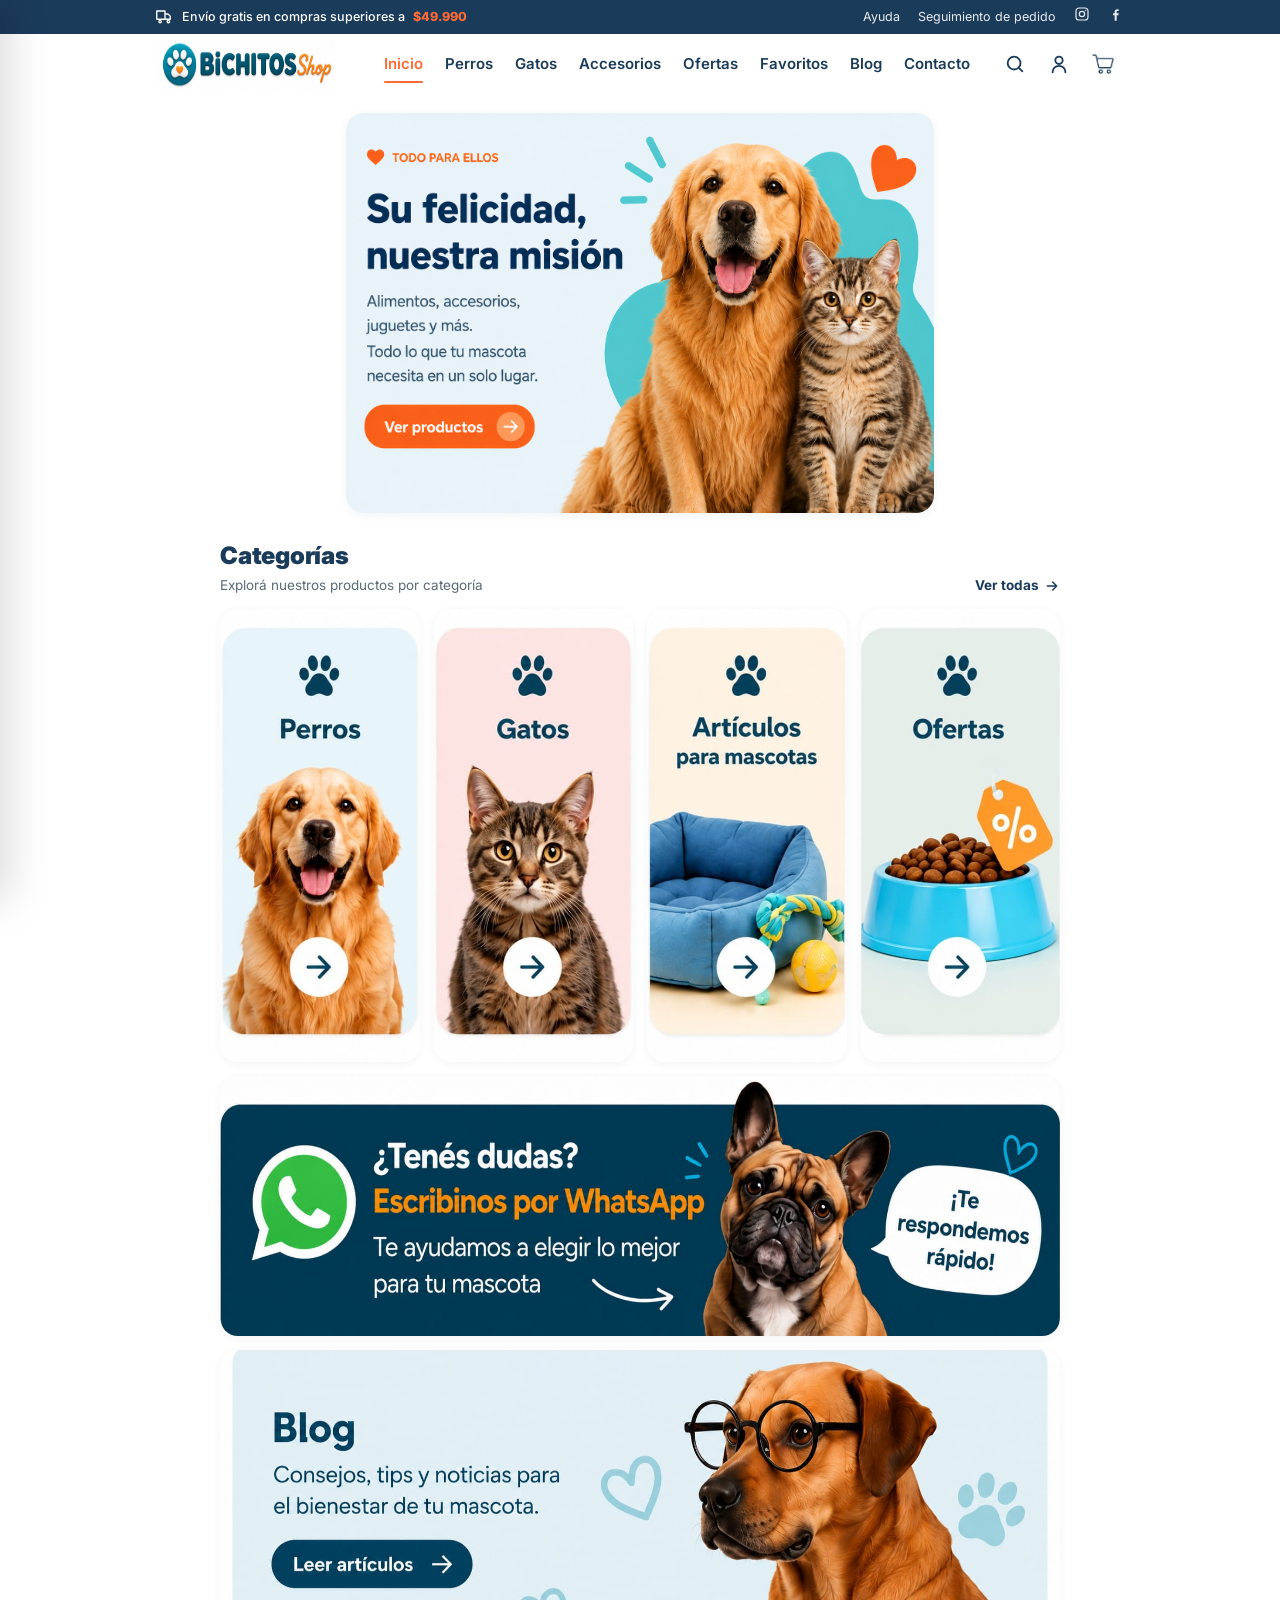
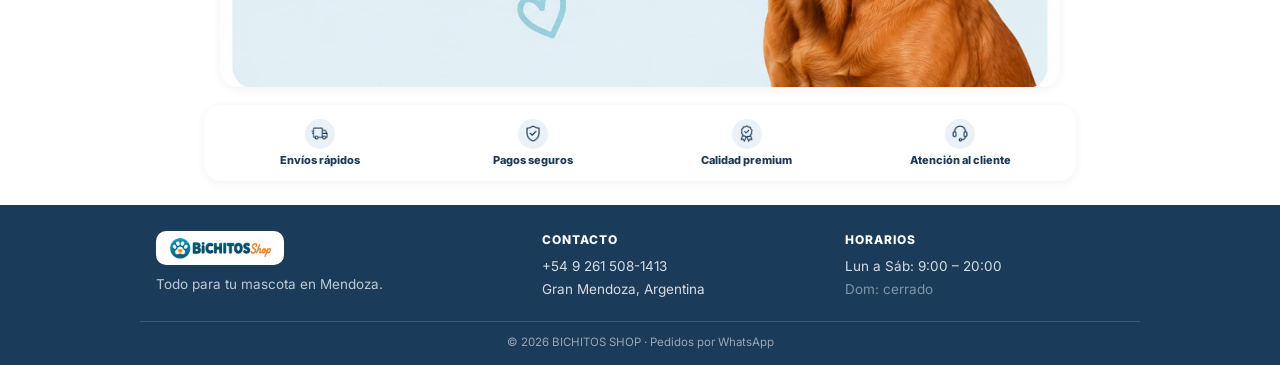
<file: index.html>
<!DOCTYPE html>
<html lang="es-AR">
<head>
<meta charset="UTF-8" />
<meta name="viewport" content="width=device-width, initial-scale=1, viewport-fit=cover" />
<title>BICHITOS SHOP — Todo para tu mascota en Mendoza</title>
<meta name="description" content="Alimentos, accesorios y juguetes para perros y gatos en Mendoza. Envío gratis en compras superiores a $49.990. Pedí por WhatsApp." />
<meta name="theme-color" content="#1B3B5A" />
<link rel="canonical" href="https://bichitosshop.github.io/bichitosonline/" />
<link rel="icon" type="image/png" sizes="32x32" href="img/favicon-32.png?v=8" />
<link rel="icon" type="image/png" sizes="16x16" href="img/favicon-16.png?v=8" />
<link rel="icon" type="image/png" href="img/favicon.png?v=8" />
<link rel="apple-touch-icon" sizes="180x180" href="img/apple-touch-icon.png?v=8" />
<link rel="manifest" href="site.webmanifest" />
<meta property="og:type" content="website" />
<meta property="og:site_name" content="BICHITOS SHOP" />
<meta property="og:title" content="BICHITOS SHOP — Todo para tu mascota en Mendoza" />
<meta property="og:description" content="Alimentos, accesorios y juguetes para perros y gatos. Envíos en Gran Mendoza, pedí por WhatsApp." />
<meta property="og:url" content="https://bichitosshop.github.io/bichitosonline/" />
<meta property="og:image" content="https://bichitosshop.github.io/bichitosonline/img/og-cover.jpg" />
<meta property="og:image:width" content="1200" />
<meta property="og:image:height" content="630" />
<meta name="twitter:card" content="summary_large_image" />
<meta name="twitter:title" content="BICHITOS SHOP — Todo para tu mascota en Mendoza" />
<meta name="twitter:description" content="Alimentos, accesorios y juguetes para perros y gatos. Envíos en Gran Mendoza, pedí por WhatsApp." />
<meta name="twitter:image" content="https://bichitosshop.github.io/bichitosonline/img/og-cover.jpg" />

<link rel="preconnect" href="https://fonts.googleapis.com" />
<link rel="preconnect" href="https://fonts.gstatic.com" crossorigin />
<link href="https://fonts.googleapis.com/css2?family=Inter:wght@400;500;600;700;800;900&display=swap" rel="stylesheet" />
<link rel="stylesheet" href="css/home.css?v=10" />
</head>
<body>

<a href="#main" class="skip-link">Saltar al contenido principal</a>

<!-- ===== TOP BAR ===== -->
<div class="topbar">
  <div class="wrap topbar-in">
    <p class="topbar-msg">
      <svg viewBox="0 0 24 24" fill="none" stroke="currentColor" stroke-width="1.8" stroke-linecap="round" stroke-linejoin="round" aria-hidden="true"><path d="M1 4h11v11H1zM12 8h4l3 3v4h-7z"/><circle cx="5.5" cy="18" r="1.6"/><circle cx="16.5" cy="18" r="1.6"/></svg>
      Envío gratis en compras superiores a <b>$49.990</b>
    </p>
    <nav class="topbar-links" aria-label="Enlaces de ayuda">
      <a href="contacto.html">Ayuda</a>
      <a href="https://wa.me/5492615081413?text=%C2%A1Hola%20BICHITOS%20SHOP!%20Quiero%20saber%20el%20estado%20de%20mi%20pedido." target="_blank" rel="noopener">Seguimiento de pedido</a>
      <a href="https://instagram.com" target="_blank" rel="noopener" aria-label="Instagram">
        <svg viewBox="0 0 24 24" fill="none" stroke="currentColor" stroke-width="1.8" aria-hidden="true"><rect x="3" y="3" width="18" height="18" rx="5"/><circle cx="12" cy="12" r="4"/><circle cx="17.5" cy="6.5" r="1" fill="currentColor" stroke="none"/></svg>
      </a>
      <a href="https://facebook.com" target="_blank" rel="noopener" aria-label="Facebook">
        <svg viewBox="0 0 24 24" fill="currentColor" aria-hidden="true"><path d="M13 22v-8h2.7l.4-3H13V9c0-.9.3-1.5 1.6-1.5H16V4.9c-.3 0-1.2-.1-2.3-.1-2.3 0-3.7 1.3-3.7 3.8V11H7.5v3H10v8z"/></svg>
      </a>
    </nav>
  </div>
</div>

<!-- ===== HEADER ===== -->
<header class="header" id="header">
  <div class="wrap header-in">
    <button class="icon-btn menu-toggle" id="menuToggle" aria-label="Abrir menú" aria-expanded="false">
      <svg viewBox="0 0 24 24" fill="none" stroke="currentColor" stroke-width="2" stroke-linecap="round" aria-hidden="true"><path d="M4 7h16M4 12h16M4 17h16"/></svg>
    </button>

    <a href="index.html" class="logo" aria-label="BICHITOS SHOP — Inicio">
      <img src="img/logo.png" alt="BICHITOS SHOP" />
    </a>

    <nav class="mega-nav" aria-label="Navegación principal">
      <a href="index.html" class="active">Inicio</a>
      <a href="productos.html?categoria=perros">Perros</a>
      <a href="productos.html?categoria=gatos">Gatos</a>
      <a href="productos.html?categoria=accesorios">Accesorios</a>
      <a href="productos.html?categoria=ofertas">Ofertas</a>
      <a href="productos.html?wishlist=1">Favoritos</a>
      <a href="blog.html" target="_blank" rel="noopener">Blog</a>
      <a href="contacto.html">Contacto</a>
    </nav>

    <div class="header-actions">
      <a href="productos.html" class="icon-btn" aria-label="Buscar productos">
        <svg viewBox="0 0 24 24" fill="none" stroke="currentColor" stroke-width="2" stroke-linecap="round" aria-hidden="true"><circle cx="11" cy="11" r="7"/><path d="m20 20-3.5-3.5"/></svg>
      </a>
      <a href="cuenta.html" class="icon-btn" aria-label="Mi cuenta">
        <svg viewBox="0 0 24 24" fill="none" stroke="currentColor" stroke-width="2" stroke-linecap="round" aria-hidden="true"><circle cx="12" cy="8" r="4"/><path d="M5 21c0-3.9 3.1-7 7-7s7 3.1 7 7"/></svg>
      </a>
      <a href="productos.html" class="icon-btn cart-btn" aria-label="Ver carrito">
        <img src="img/icons/ic-cart.png" alt="" class="ic-img" />
        <span class="cart-badge" id="cartBadge" aria-live="polite">0</span>
      </a>
    </div>
  </div>
</header>

<!-- ===== SLIDE-OUT MENU (mobile) ===== -->
<div class="nav-overlay" id="navOverlay" hidden></div>
<aside class="nav-panel" id="navPanel" aria-label="Menú de navegación">
  <div class="nav-panel-head">
    <img src="img/logo.png" alt="BICHITOS SHOP" />
    <button class="icon-btn" id="navClose" aria-label="Cerrar menú">
      <svg viewBox="0 0 24 24" fill="none" stroke="currentColor" stroke-width="2.2" stroke-linecap="round" aria-hidden="true"><path d="M5 5l14 14M19 5 5 19"/></svg>
    </button>
  </div>
  <nav class="nav-panel-links" aria-label="Categorías">
    <span class="np-group-label">Comprá por categoría</span>
    <a href="productos.html?categoria=perros" data-cat="perros">
      <span class="np-ic np-ic-img"><img src="img/icons/np-perros.png" alt="" /></span>
      <span class="np-txt">Perros</span>
      <svg class="np-chev" viewBox="0 0 24 24" fill="none" stroke="currentColor" stroke-width="2" stroke-linecap="round" stroke-linejoin="round" aria-hidden="true"><path d="m9 6 6 6-6 6"/></svg>
    </a>
    <a href="productos.html?categoria=gatos" data-cat="gatos">
      <span class="np-ic np-ic-img"><img src="img/icons/np-gatos.png" alt="" /></span>
      <span class="np-txt">Gatos</span>
      <svg class="np-chev" viewBox="0 0 24 24" fill="none" stroke="currentColor" stroke-width="2" stroke-linecap="round" stroke-linejoin="round" aria-hidden="true"><path d="m9 6 6 6-6 6"/></svg>
    </a>
    <a href="productos.html?categoria=accesorios" data-cat="otras">
      <span class="np-ic np-ic-img"><img src="img/icons/np-accesorios.png" alt="" /></span>
      <span class="np-txt">Accesorios de mascotas</span>
      <svg class="np-chev" viewBox="0 0 24 24" fill="none" stroke="currentColor" stroke-width="2" stroke-linecap="round" stroke-linejoin="round" aria-hidden="true"><path d="m9 6 6 6-6 6"/></svg>
    </a>
    <a href="productos.html?categoria=ofertas" data-cat="ofertas">
      <span class="np-ic np-ic-img"><img src="img/icons/np-ofertas.png" alt="" /></span>
      <span class="np-txt">Ofertas</span>
      <svg class="np-chev" viewBox="0 0 24 24" fill="none" stroke="currentColor" stroke-width="2" stroke-linecap="round" stroke-linejoin="round" aria-hidden="true"><path d="m9 6 6 6-6 6"/></svg>
    </a>
    <span class="np-divider" aria-hidden="true"></span>
    <a href="cuenta.html" data-cat="cuenta">
      <span class="np-ic"><svg viewBox="0 0 24 24" fill="none" stroke="currentColor" stroke-width="1.7" stroke-linecap="round" stroke-linejoin="round" aria-hidden="true"><circle cx="12" cy="8" r="4"/><path d="M5 21c0-3.9 3.1-7 7-7s7 3.1 7 7"/></svg></span>
      <span class="np-txt">Mi cuenta</span>
      <svg class="np-chev" viewBox="0 0 24 24" fill="none" stroke="currentColor" stroke-width="2" stroke-linecap="round" stroke-linejoin="round" aria-hidden="true"><path d="m9 6 6 6-6 6"/></svg>
    </a>
    <a href="blog.html" target="_blank" rel="noopener" data-cat="blog">
      <span class="np-ic np-ic-img"><img src="img/icons/np-blog.png?v=2" alt="" /></span>
      <span class="np-txt">Blog</span>
      <svg class="np-chev" viewBox="0 0 24 24" fill="none" stroke="currentColor" stroke-width="2" stroke-linecap="round" stroke-linejoin="round" aria-hidden="true"><path d="m9 6 6 6-6 6"/></svg>
    </a>
    <a href="contacto.html" data-cat="contacto">
      <span class="np-ic"><svg viewBox="0 0 24 24" fill="currentColor" aria-hidden="true"><path d="M.057 24l1.687-6.163a11.867 11.867 0 0 1-1.587-5.946C.16 5.335 5.495 0 12.05 0a11.817 11.817 0 0 1 8.413 3.488 11.824 11.824 0 0 1 3.48 8.414c-.003 6.557-5.338 11.892-11.893 11.892a11.9 11.9 0 0 1-5.688-1.448L.057 24zm6.597-3.807c1.676.995 3.276 1.591 5.392 1.592 5.448 0 9.886-4.434 9.889-9.885.002-5.462-4.415-9.89-9.881-9.892-5.452 0-9.887 4.434-9.889 9.884a9.86 9.86 0 0 0 1.51 5.26l-.999 3.648 3.978-1.043zm11.387-5.464c-.074-.124-.272-.198-.57-.347-.297-.149-1.758-.868-2.031-.967-.272-.099-.47-.149-.669.149-.198.297-.768.967-.941 1.165-.173.198-.347.223-.644.074-.297-.149-1.255-.462-2.39-1.475-.883-.788-1.48-1.761-1.653-2.059-.173-.297-.018-.458.13-.606.134-.133.297-.347.446-.521.151-.172.2-.296.3-.495.099-.198.05-.372-.025-.521-.075-.148-.669-1.611-.916-2.206-.242-.579-.487-.501-.669-.51l-.57-.01c-.198 0-.52.074-.792.372s-1.04 1.016-1.04 2.479 1.065 2.876 1.213 3.074c.149.198 2.095 3.2 5.076 4.487.709.306 1.263.489 1.694.626.712.226 1.36.194 1.872.118.571-.085 1.758-.719 2.006-1.413.248-.694.248-1.29.173-1.414z"/></svg></span>
      <span class="np-txt">Contacto</span>
      <svg class="np-chev" viewBox="0 0 24 24" fill="none" stroke="currentColor" stroke-width="2" stroke-linecap="round" stroke-linejoin="round" aria-hidden="true"><path d="m9 6 6 6-6 6"/></svg>
    </a>
  </nav>
  <div class="nav-panel-social">
    <a href="https://wa.me/5492615081413" target="_blank" rel="noopener" class="np-wsp" aria-label="WhatsApp">
      <svg viewBox="0 0 24 24" fill="currentColor" aria-hidden="true"><path d="M.057 24l1.687-6.163a11.867 11.867 0 0 1-1.587-5.946C.16 5.335 5.495 0 12.05 0a11.817 11.817 0 0 1 8.413 3.488 11.824 11.824 0 0 1 3.48 8.414c-.003 6.557-5.338 11.892-11.893 11.892a11.9 11.9 0 0 1-5.688-1.448L.057 24zm6.597-3.807c1.676.995 3.276 1.591 5.392 1.592 5.448 0 9.886-4.434 9.889-9.885.002-5.462-4.415-9.89-9.881-9.892-5.452 0-9.887 4.434-9.889 9.884a9.86 9.86 0 0 0 1.51 5.26l-.999 3.648 3.978-1.043zm11.387-5.464c-.074-.124-.272-.198-.57-.347-.297-.149-1.758-.868-2.031-.967-.272-.099-.47-.149-.669.149-.198.297-.768.967-.941 1.165-.173.198-.347.223-.644.074-.297-.149-1.255-.462-2.39-1.475-.883-.788-1.48-1.761-1.653-2.059-.173-.297-.018-.458.13-.606.134-.133.297-.347.446-.521.151-.172.2-.296.3-.495.099-.198.05-.372-.025-.521-.075-.148-.669-1.611-.916-2.206-.242-.579-.487-.501-.669-.51l-.57-.01c-.198 0-.52.074-.792.372s-1.04 1.016-1.04 2.479 1.065 2.876 1.213 3.074c.149.198 2.095 3.2 5.076 4.487.709.306 1.263.489 1.694.626.712.226 1.36.194 1.872.118.571-.085 1.758-.719 2.006-1.413.248-.694.248-1.29.173-1.414z"/></svg>
    </a>
    <a href="https://instagram.com" target="_blank" rel="noopener" aria-label="Instagram">
      <svg viewBox="0 0 24 24" fill="none" stroke="currentColor" stroke-width="1.8" aria-hidden="true"><rect x="3" y="3" width="18" height="18" rx="5"/><circle cx="12" cy="12" r="4"/><circle cx="17.5" cy="6.5" r="1" fill="currentColor" stroke="none"/></svg>
    </a>
    <a href="https://facebook.com" target="_blank" rel="noopener" aria-label="Facebook">
      <svg viewBox="0 0 24 24" fill="currentColor" aria-hidden="true"><path d="M13 22v-8h2.7l.4-3H13V9c0-.9.3-1.5 1.6-1.5H16V4.9c-.3 0-1.2-.1-2.3-.1-2.3 0-3.7 1.3-3.7 3.8V11H7.5v3H10v8z"/></svg>
    </a>
  </div>
</aside>

<main id="main">
  <h1 class="visually-hidden">BICHITOS SHOP — Todo para tu mascota en Mendoza</h1>

  <!-- ===== HERO ===== -->
  <section class="hero-wrap wrap" aria-label="Bienvenida">
    <div class="hero">
      <img src="img/home/hero.jpg" alt="Su felicidad, nuestra misión. Alimentos, accesorios y juguetes para tu mascota." class="hero-img" width="1521" height="1034" />
      <a href="productos.html" class="hero-btn" aria-label="Ver productos"></a>
    </div>
  </section>

  <!-- ===== CATEGORÍAS ===== -->
  <section class="categorias wrap" aria-labelledby="cat-title">
    <div class="section-head">
      <div>
        <h2 id="cat-title" class="section-title">Categorías</h2>
        <p class="section-sub desktop-only">Explorá nuestros productos por categoría</p>
      </div>
      <a href="productos.html" class="ver-todas">Ver todas <svg viewBox="0 0 24 24" fill="none" stroke="currentColor" stroke-width="2.2" stroke-linecap="round" stroke-linejoin="round" aria-hidden="true"><path d="M5 12h14M13 6l6 6-6 6"/></svg></a>
    </div>
    <div class="cat-grid">
      <a class="cat-card" href="productos.html?categoria=perros" aria-label="Ver productos para Perros">
        <img src="img/home/cat-perros.jpg" alt="Perros" />
      </a>
      <a class="cat-card" href="productos.html?categoria=gatos" aria-label="Ver productos para Gatos">
        <img src="img/home/cat-gatos.jpg" alt="Gatos" />
      </a>
      <a class="cat-card" href="productos.html?categoria=accesorios" aria-label="Ver Artículos para mascotas">
        <img src="img/home/cat-articulos.jpg" alt="Artículos para mascotas" />
      </a>
      <a class="cat-card" href="productos.html?categoria=ofertas" aria-label="Ver Ofertas">
        <img src="img/home/cat-ofertas.jpg" alt="Ofertas" />
      </a>
    </div>
  </section>

  <!-- ===== BANNER WHATSAPP ===== -->
  <section class="banner-wrap wrap" aria-label="Consultá por WhatsApp">
    <button type="button" class="banner banner-wsp" id="bannerWsp" aria-label="¿Tenés dudas? Escribinos por WhatsApp, te ayudamos a elegir lo mejor para tu mascota">
      <img src="img/home/banner-wsp.jpg" alt="¿Tenés dudas? Escribinos por WhatsApp. Te respondemos rápido." />
      <span class="banner-cta-zone" aria-hidden="true"></span>
    </button>
  </section>

  <!-- ===== BANNER BLOG ===== -->
  <section class="banner-wrap wrap" aria-label="Blog">
    <a class="banner banner-blog" href="blog.html" target="_blank" rel="noopener" aria-label="Blog: consejos, tips y noticias para el bienestar de tu mascota. Leer artículos.">
      <img src="img/home/banner-blog.jpg" alt="Blog: consejos, tips y noticias para el bienestar de tu mascota." />
      <span class="banner-cta-zone" aria-hidden="true"></span>
    </a>
  </section>

  <!-- ===== TRUST STRIP (compacta, abajo de los banners) ===== -->
  <section class="trust trust-mini wrap" aria-label="Por qué elegirnos">
    <div class="trust-item">
      <span class="trust-ic"><img src="img/icons/ic-truck.png" alt="" /></span>
      <b>Envíos rápidos</b>
    </div>
    <div class="trust-item">
      <span class="trust-ic"><img src="img/icons/ic-shield.png" alt="" /></span>
      <b>Pagos seguros</b>
    </div>
    <div class="trust-item">
      <span class="trust-ic"><img src="img/icons/ic-badge.png" alt="" /></span>
      <b>Calidad premium</b>
    </div>
    <div class="trust-item">
      <span class="trust-ic"><img src="img/icons/ic-headset.png" alt="" /></span>
      <b>Atención al cliente</b>
    </div>
  </section>

</main>

<!-- ===== FOOTER ===== -->
<footer class="footer">
  <div class="wrap footer-grid">
    <div class="f-brand">
      <img src="img/logo.png" alt="BICHITOS SHOP" />
      <p>Todo para tu mascota en Mendoza.</p>
    </div>
    <div class="f-col">
      <h4>Contacto</h4>
      <a href="https://wa.me/5492615081413" target="_blank" rel="noopener">+54 9 261 508-1413</a>
      <p>Gran Mendoza, Argentina</p>
    </div>
    <div class="f-col">
      <h4>Horarios</h4>
      <p>Lun a Sáb: 9:00 – 20:00</p>
      <p class="f-dim">Dom: cerrado</p>
    </div>
  </div>
  <div class="wrap footer-bottom">© 2026 BICHITOS SHOP · Pedidos por WhatsApp</div>
</footer>

<!-- ===== BOTTOM NAV (mobile) ===== -->
<nav class="bottom-nav" aria-label="Navegación inferior">
  <a href="index.html" data-nav="inicio">
    <img src="img/icons/ic-home.png" alt="" /><span>Inicio</span>
  </a>
  <a href="productos.html" data-nav="categorias">
    <img src="img/icons/ic-grid.png" alt="" /><span>Categorías</span>
  </a>
  <a href="productos.html?categoria=ofertas" data-nav="ofertas">
    <img src="img/icons/ic-ticket.png" alt="" /><span>Ofertas</span>
  </a>
  <a href="blog.html" data-nav="blog">
    <img src="img/icons/ic-blog.png?v=2" alt="" />
    <span>Blog</span>
  </a>
  <a href="productos.html?wishlist=1" data-nav="favoritos">
    <svg class="nav-heart" viewBox="0 0 24 24" fill="none" stroke="currentColor" stroke-width="1.9" stroke-linecap="round" stroke-linejoin="round" aria-hidden="true"><path d="M20.8 5.6a5.4 5.4 0 0 0-7.7 0L12 6.7l-1.1-1.1a5.4 5.4 0 1 0-7.7 7.7L12 22l8.8-8.7a5.4 5.4 0 0 0 0-7.7z"/></svg>
    <span>Favoritos</span>
  </a>
  <a href="contacto.html" data-nav="contacto">
    <img src="img/icons/ic-whatsapp.png" alt="" /><span>Contacto</span>
  </a>
</nav>

<script src="js/home.js?v=10"></script>
</body>
</html>
</file>
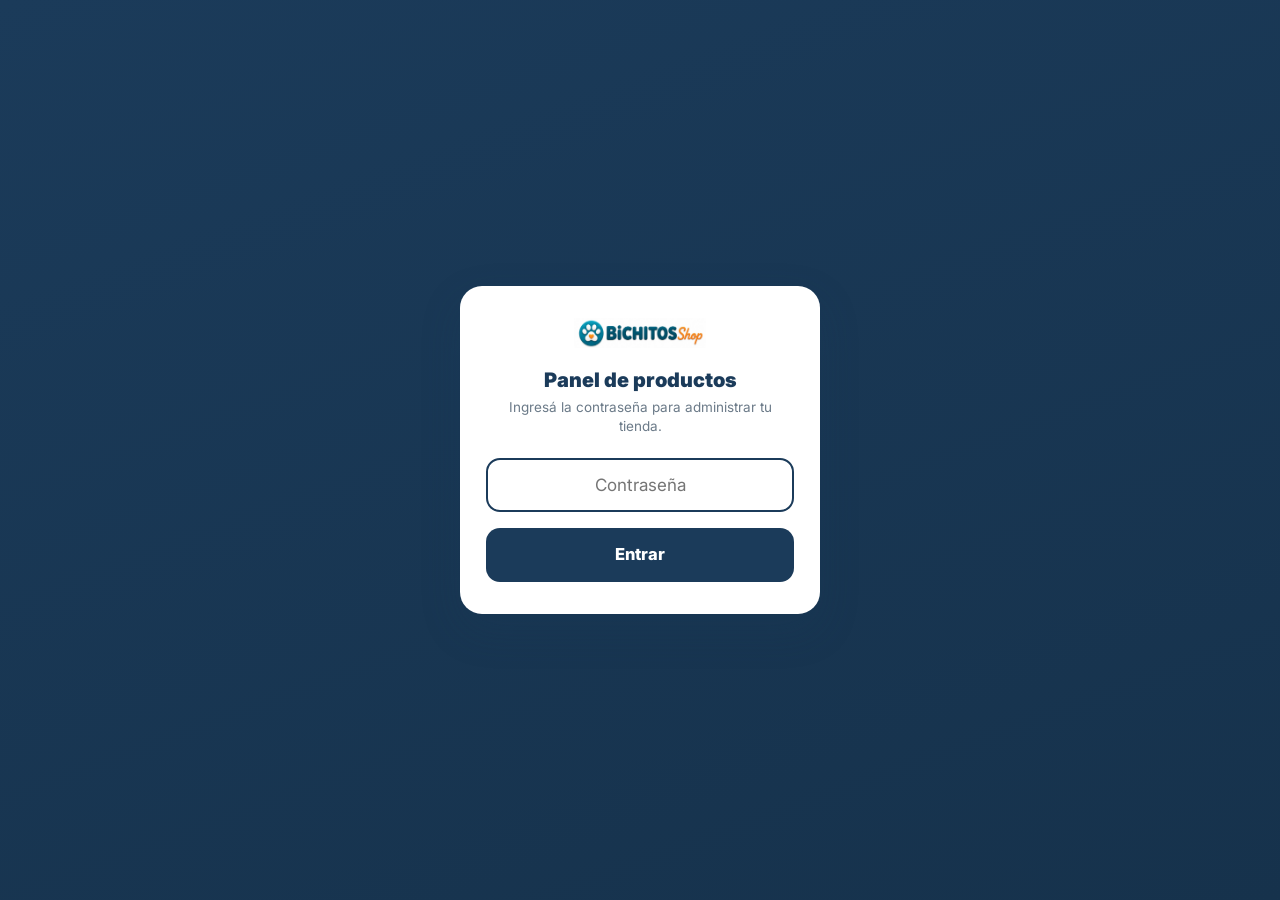
<file: admin.html>
<!DOCTYPE html>
<html lang="es-AR">
<head>
<meta charset="UTF-8" />
<meta name="viewport" content="width=device-width, initial-scale=1, viewport-fit=cover, maximum-scale=1" />
<meta name="robots" content="noindex, nofollow" />
<title>Panel · BICHITOS SHOP</title>
<meta name="theme-color" content="#1B3B5A" />
<link rel="icon" type="image/png" sizes="32x32" href="img/favicon-32.png?v=8" />
<link rel="icon" type="image/png" sizes="16x16" href="img/favicon-16.png?v=8" />
<link rel="icon" type="image/png" href="img/favicon.png?v=8" />
<link rel="apple-touch-icon" sizes="180x180" href="img/apple-touch-icon.png?v=8" />
<link rel="manifest" href="site.webmanifest" />
<link rel="preconnect" href="https://fonts.googleapis.com" />
<link rel="preconnect" href="https://fonts.gstatic.com" crossorigin />
<link href="https://fonts.googleapis.com/css2?family=Inter:wght@400;600;700;800;900&display=swap" rel="stylesheet" />
<link rel="stylesheet" href="css/admin.css?v=6" />
</head>
<body>

<!-- ===== LOGIN ===== -->
<div class="adm-login" id="loginScreen">
  <div class="adm-login-card" id="loginCard">
    <img class="adm-login-logo" src="img/logo.png" alt="BICHITOS SHOP" />
    <h1>Panel de productos</h1>
    <p>Ingresá la contraseña para administrar tu tienda.</p>
    <input type="password" id="pass" placeholder="Contraseña" autocomplete="off" inputmode="text" />
    <p class="adm-login-err" id="loginErr" hidden>Contraseña incorrecta</p>
    <button class="adm-btn-lg" id="btnLogin">Entrar</button>
  </div>
</div>

<!-- ===== APP ===== -->
<div id="app" hidden>

  <header class="adm-header">
    <a class="adm-h-title" href="index.html" target="_blank" rel="noopener" aria-label="Abrir la tienda en otra pestaña">
      <img src="img/apple-touch-icon.png?v=8" alt="BICHITOS SHOP" />
      <div><b>Mis productos</b><small>Ver la tienda&nbsp;↗</small></div>
    </a>
    <div class="adm-h-actions">
      <button class="adm-h-undo" id="undoFab" hidden>
        <svg viewBox="0 0 24 24" fill="none" stroke="currentColor" stroke-width="2" stroke-linecap="round" stroke-linejoin="round"><path d="M9 14 4 9l5-5"/><path d="M4 9h11a5 5 0 0 1 0 10h-3"/></svg>
        Deshacer<span id="undoCount">0</span>
      </button>
    </div>
  </header>

  <div class="adm-tools">
    <p class="adm-count-row">Mostrando <span id="contador">—</span> productos</p>
    <div class="adm-buscar">
      <svg viewBox="0 0 24 24" fill="none" stroke="currentColor" stroke-width="2" stroke-linecap="round"><circle cx="11" cy="11" r="7"/><path d="m20 20-3.5-3.5"/></svg>
      <input id="buscar" type="search" placeholder="Buscar producto o marca…" autocomplete="off" />
    </div>
    <div class="adm-filtros">
      <button class="adm-fpill on" data-f="todos">Todos</button>
      <button class="adm-fpill" data-f="perros">Perros</button>
      <button class="adm-fpill" data-f="gatos">Gatos</button>
      <button class="adm-fpill" data-f="accesorios">Accesorios</button>
      <button class="adm-fpill" data-f="ofertas">Ofertas</button>
      <button class="adm-fpill" data-f="ocultos">Ocultos</button>
      <button class="adm-fpill" data-f="sincosto">Falta costo</button>
    </div>
  </div>

  <main id="lista"></main>

  <!-- nuevo producto -->
  <button class="adm-fab-nuevo" id="btnNuevo">
    <svg viewBox="0 0 24 24" fill="none" stroke="currentColor" stroke-width="2.4" stroke-linecap="round"><path d="M12 5v14M5 12h14"/></svg>
    Nuevo
  </button>

  <!-- barra publicar -->
  <div class="adm-publicar" id="publicarBar" hidden>
    <div class="adm-publicar-txt" id="publicarTxt">0 cambios sin publicar<small>Tocá publicar para verlos en la web</small></div>
    <button class="adm-btn-publicar" id="btnPublicar">
      <svg viewBox="0 0 24 24" fill="none" stroke="currentColor" stroke-width="2.2" stroke-linecap="round" stroke-linejoin="round"><path d="M12 19V5M5 12l7-7 7 7"/></svg>
      Publicar
    </button>
  </div>

</div>

<!-- ===== EDITOR ===== -->
<div class="adm-editor" id="editor" hidden>
  <div class="adm-ed-head">
    <button class="adm-ed-x" id="edCerrar" aria-label="Cerrar">
      <svg viewBox="0 0 24 24" fill="none" stroke="currentColor" stroke-width="2.2" stroke-linecap="round"><path d="M5 5l14 14M19 5 5 19"/></svg>
    </button>
    <h2 id="edTitulo">Editar producto</h2>
    <button class="adm-ed-trash" id="btnEliminar" aria-label="Eliminar producto">
      <svg viewBox="0 0 24 24" fill="none" stroke="currentColor" stroke-width="2" stroke-linecap="round" stroke-linejoin="round"><path d="M4 7h16M9 7V5a1 1 0 0 1 1-1h4a1 1 0 0 1 1 1v2M6 7l1 13a1 1 0 0 0 1 1h8a1 1 0 0 0 1-1l1-13"/></svg>
    </button>
  </div>

  <div class="adm-ed-scroll">
    <div class="adm-section">
      <h3>Datos del producto</h3>
      <label class="adm-field"><span>Nombre</span><input class="adm-inp" id="edGrupo" placeholder="Ej: Estampa Criadores" /></label>
      <label class="adm-field"><span>Marca</span><input class="adm-inp" id="edMarca" placeholder="Ej: Estampa" /></label>
      <label class="adm-field"><span>Categoría</span>
        <select class="adm-inp" id="edCategoria">
          <option value="perros">Perros</option>
          <option value="gatos">Gatos</option>
          <option value="accesorios">Accesorios</option>
        </select>
      </label>
    </div>

    <div class="adm-section">
      <h3>Foto</h3>
      <div class="adm-img-box" id="edImgBox"><span class="adm-img-vacia">Sin foto</span></div>
      <label class="adm-btn-foto">
        <svg viewBox="0 0 24 24" fill="none" stroke="currentColor" stroke-width="2" stroke-linecap="round" stroke-linejoin="round"><path d="M4 8h3l1.5-2h7L17 8h3a1 1 0 0 1 1 1v9a1 1 0 0 1-1 1H4a1 1 0 0 1-1-1V9a1 1 0 0 1 1-1z"/><circle cx="12" cy="13" r="3.5"/></svg>
        Subir foto desde el celular
        <input type="file" id="imgFile" accept="image/*" />
      </label>
    </div>

    <div class="adm-section">
      <h3>Medidas y precios</h3>
      <div id="variantes"></div>
      <button class="adm-btn-addvar" id="btnAddVar">
        <svg viewBox="0 0 24 24" width="18" height="18" fill="none" stroke="currentColor" stroke-width="2.4" stroke-linecap="round"><path d="M12 5v14M5 12h14"/></svg>
        Agregar otra medida
      </button>
    </div>
  </div>

  <div class="adm-ed-foot">
    <button class="adm-btn-guardar" id="btnGuardarProd">
      <svg viewBox="0 0 24 24" fill="none" stroke="currentColor" stroke-width="2.2" stroke-linecap="round" stroke-linejoin="round"><path d="M20 6 9 17l-5-5"/></svg>
      Guardar producto
    </button>
  </div>
</div>

<!-- ===== MODAL TOKEN ===== -->
<div class="adm-modal" id="tokenModal" hidden>
  <div class="adm-modal-card">
    <h3>Conectar con GitHub</h3>
    <p>Una sola vez: pegá tu token de GitHub para poder publicar cambios y subir fotos. Se guarda solo en este celular.<br>
    Crealo en <a href="https://github.com/settings/tokens/new?scopes=repo&description=Bichitos%20Admin" target="_blank" rel="noopener">github.com/settings/tokens</a> (permiso «repo»).</p>
    <input type="password" id="tokenInput" placeholder="ghp_..." autocomplete="off" />
    <div class="adm-modal-acc">
      <button class="cancel" id="tokenCancelar">Cancelar</button>
      <button class="ok" id="tokenGuardar">Guardar</button>
    </div>
  </div>
</div>

<!-- ===== TOAST ===== -->
<div class="adm-toast" id="toast"></div>

<script src="js/admin.js?v=2"></script>
</body>
</html>
</file>
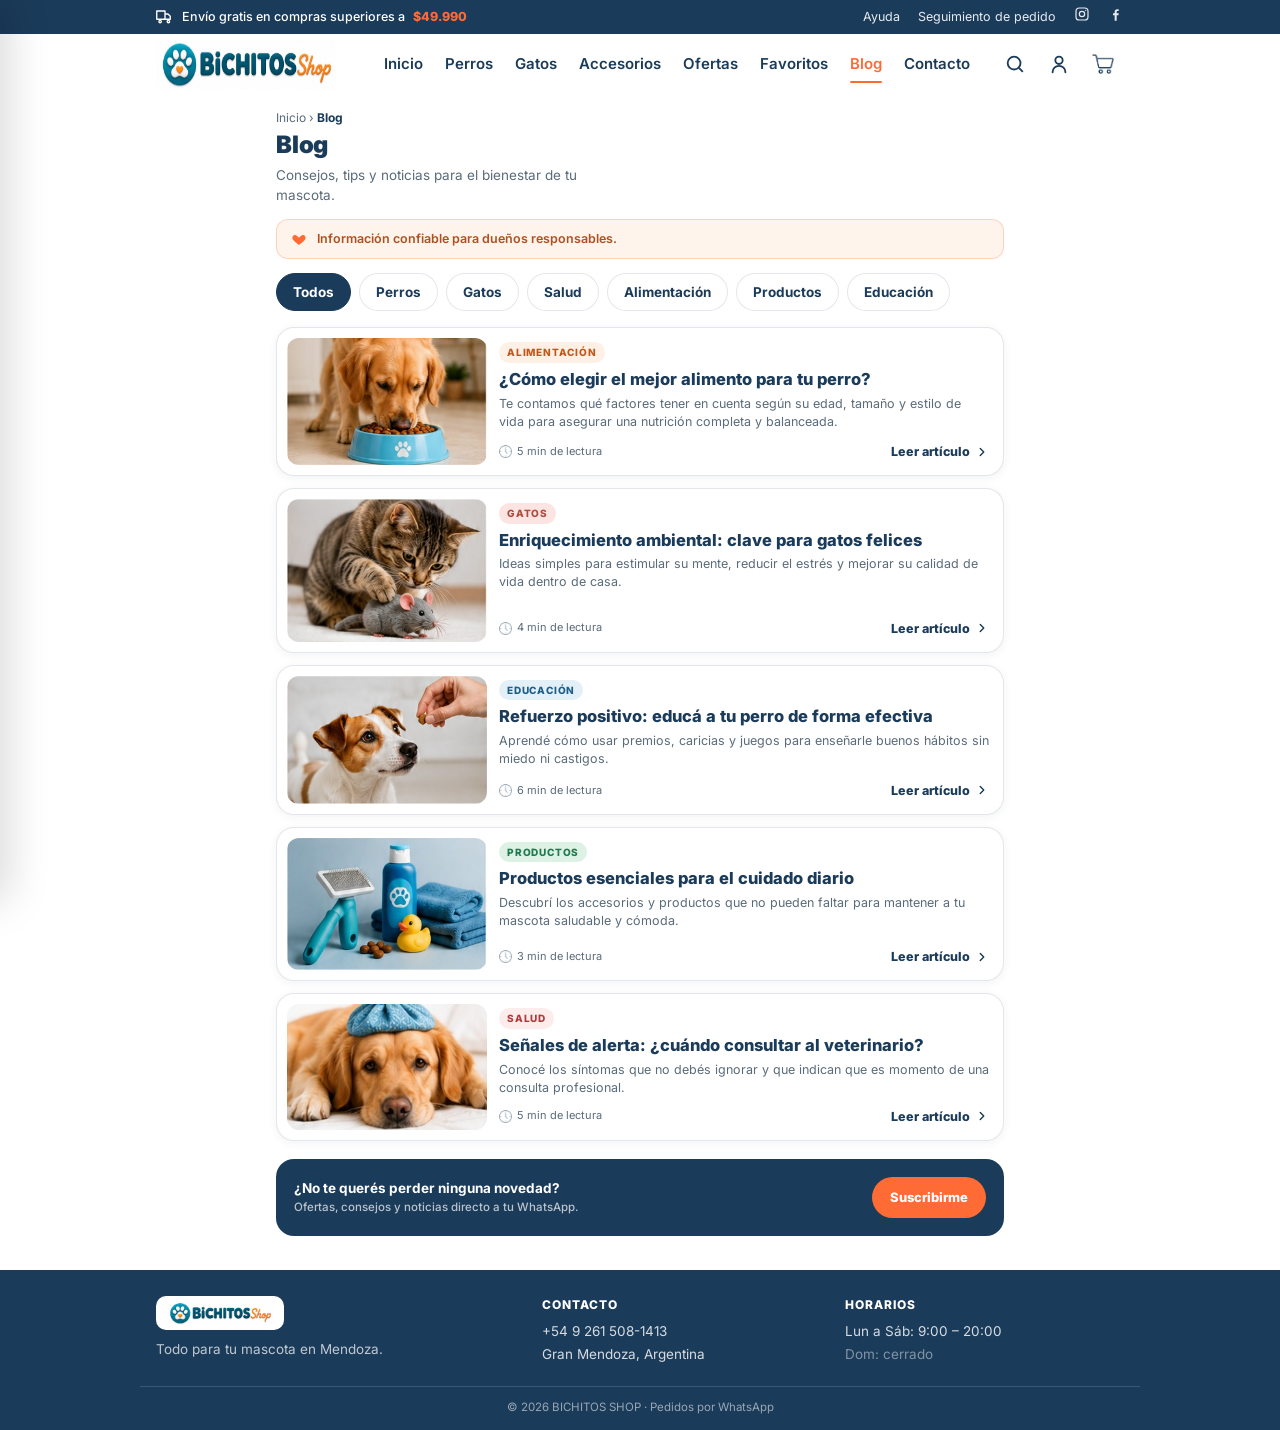
<file: blog.html>
<!DOCTYPE html>
<html lang="es-AR">
<head>
<meta charset="UTF-8" />
<meta name="viewport" content="width=device-width, initial-scale=1, viewport-fit=cover" />
<title>Blog — BICHITOS SHOP</title>
<meta name="description" content="Consejos, tips y noticias para el bienestar de tu mascota. Alimentación, salud, educación y más." />
<meta name="theme-color" content="#1B3B5A" />
<link rel="icon" type="image/png" sizes="32x32" href="img/favicon-32.png?v=8" />
<link rel="icon" type="image/png" sizes="16x16" href="img/favicon-16.png?v=8" />
<link rel="icon" type="image/png" href="img/favicon.png?v=8" />
<link rel="apple-touch-icon" sizes="180x180" href="img/apple-touch-icon.png?v=8" />
<link rel="manifest" href="site.webmanifest" />
<meta property="og:type" content="website" />
<meta property="og:site_name" content="BICHITOS SHOP" />
<meta property="og:title" content="Blog — BICHITOS SHOP" />
<meta property="og:description" content="Consejos y tips para el bienestar de tu mascota: alimentación, salud, educación y más." />
<meta property="og:url" content="https://bichitosshop.github.io/bichitosonline/blog.html" />
<meta property="og:image" content="https://bichitosshop.github.io/bichitosonline/img/og-cover.jpg" />
<meta property="og:image:width" content="1200" />
<meta property="og:image:height" content="630" />
<meta name="twitter:card" content="summary_large_image" />
<meta name="twitter:title" content="Blog — BICHITOS SHOP" />
<meta name="twitter:description" content="Consejos y tips para el bienestar de tu mascota: alimentación, salud, educación y más." />
<meta name="twitter:image" content="https://bichitosshop.github.io/bichitosonline/img/og-cover.jpg" />
<link rel="preconnect" href="https://fonts.googleapis.com" />
<link rel="preconnect" href="https://fonts.gstatic.com" crossorigin />
<link href="https://fonts.googleapis.com/css2?family=Inter:wght@400;500;600;700;800;900&display=swap" rel="stylesheet" />
<link rel="stylesheet" href="css/home.css?v=10" />
</head>
<body>

<a href="#main" class="skip-link">Saltar al contenido principal</a>

<!-- ===== TOP BAR ===== -->
<div class="topbar">
  <div class="wrap topbar-in">
    <p class="topbar-msg">
      <svg viewBox="0 0 24 24" fill="none" stroke="currentColor" stroke-width="1.8" stroke-linecap="round" stroke-linejoin="round" aria-hidden="true"><path d="M1 4h11v11H1zM12 8h4l3 3v4h-7z"/><circle cx="5.5" cy="18" r="1.6"/><circle cx="16.5" cy="18" r="1.6"/></svg>
      Envío gratis en compras superiores a <b>$49.990</b>
    </p>
    <nav class="topbar-links" aria-label="Enlaces de ayuda">
      <a href="contacto.html">Ayuda</a>
      <a href="https://wa.me/5492615081413?text=%C2%A1Hola%20BICHITOS%20SHOP!%20Quiero%20saber%20el%20estado%20de%20mi%20pedido." target="_blank" rel="noopener">Seguimiento de pedido</a>
      <a href="https://instagram.com" target="_blank" rel="noopener" aria-label="Instagram">
        <svg viewBox="0 0 24 24" fill="none" stroke="currentColor" stroke-width="1.8" aria-hidden="true"><rect x="3" y="3" width="18" height="18" rx="5"/><circle cx="12" cy="12" r="4"/><circle cx="17.5" cy="6.5" r="1" fill="currentColor" stroke="none"/></svg>
      </a>
      <a href="https://facebook.com" target="_blank" rel="noopener" aria-label="Facebook">
        <svg viewBox="0 0 24 24" fill="currentColor" aria-hidden="true"><path d="M13 22v-8h2.7l.4-3H13V9c0-.9.3-1.5 1.6-1.5H16V4.9c-.3 0-1.2-.1-2.3-.1-2.3 0-3.7 1.3-3.7 3.8V11H7.5v3H10v8z"/></svg>
      </a>
    </nav>
  </div>
</div>

<!-- ===== HEADER ===== -->
<header class="header" id="header">
  <div class="wrap header-in">
    <button class="icon-btn menu-toggle" id="menuToggle" aria-label="Abrir menú" aria-expanded="false">
      <svg viewBox="0 0 24 24" fill="none" stroke="currentColor" stroke-width="2" stroke-linecap="round" aria-hidden="true"><path d="M4 7h16M4 12h16M4 17h16"/></svg>
    </button>
    <a href="index.html" class="logo" aria-label="BICHITOS SHOP — Inicio"><img src="img/logo.png" alt="BICHITOS SHOP" /></a>
    <nav class="mega-nav" aria-label="Navegación principal">
      <a href="index.html">Inicio</a>
      <a href="productos.html?categoria=perros">Perros</a>
      <a href="productos.html?categoria=gatos">Gatos</a>
      <a href="productos.html?categoria=accesorios">Accesorios</a>
      <a href="productos.html?categoria=ofertas">Ofertas</a>
      <a href="productos.html?wishlist=1">Favoritos</a>
      <a href="blog.html" class="active">Blog</a>
      <a href="contacto.html">Contacto</a>
    </nav>
    <div class="header-actions">
      <a href="productos.html" class="icon-btn" aria-label="Buscar productos">
        <svg viewBox="0 0 24 24" fill="none" stroke="currentColor" stroke-width="2" stroke-linecap="round" aria-hidden="true"><circle cx="11" cy="11" r="7"/><path d="m20 20-3.5-3.5"/></svg>
      </a>
      <a href="cuenta.html" class="icon-btn" aria-label="Mi cuenta">
        <svg viewBox="0 0 24 24" fill="none" stroke="currentColor" stroke-width="2" stroke-linecap="round" aria-hidden="true"><circle cx="12" cy="8" r="4"/><path d="M5 21c0-3.9 3.1-7 7-7s7 3.1 7 7"/></svg>
      </a>
      <a href="productos.html" class="icon-btn cart-btn" aria-label="Ver carrito">
        <img src="img/icons/ic-cart.png" alt="" class="ic-img" />
        <span class="cart-badge" id="cartBadge" aria-live="polite">0</span>
      </a>
    </div>
  </div>
</header>

<!-- ===== SLIDE-OUT MENU ===== -->
<div class="nav-overlay" id="navOverlay" hidden></div>
<aside class="nav-panel" id="navPanel" aria-label="Menú de navegación">
  <div class="nav-panel-head">
    <img src="img/logo.png" alt="BICHITOS SHOP" />
    <button class="icon-btn" id="navClose" aria-label="Cerrar menú">
      <svg viewBox="0 0 24 24" fill="none" stroke="currentColor" stroke-width="2.2" stroke-linecap="round" aria-hidden="true"><path d="M5 5l14 14M19 5 5 19"/></svg>
    </button>
  </div>
  <nav class="nav-panel-links" aria-label="Categorías">
    <span class="np-group-label">Comprá por categoría</span>
    <a href="productos.html?categoria=perros" data-cat="perros">
      <span class="np-ic np-ic-img"><img src="img/icons/np-perros.png" alt="" /></span>
      <span class="np-txt">Perros</span>
      <svg class="np-chev" viewBox="0 0 24 24" fill="none" stroke="currentColor" stroke-width="2" stroke-linecap="round" stroke-linejoin="round" aria-hidden="true"><path d="m9 6 6 6-6 6"/></svg>
    </a>
    <a href="productos.html?categoria=gatos" data-cat="gatos">
      <span class="np-ic np-ic-img"><img src="img/icons/np-gatos.png" alt="" /></span>
      <span class="np-txt">Gatos</span>
      <svg class="np-chev" viewBox="0 0 24 24" fill="none" stroke="currentColor" stroke-width="2" stroke-linecap="round" stroke-linejoin="round" aria-hidden="true"><path d="m9 6 6 6-6 6"/></svg>
    </a>
    <a href="productos.html?categoria=accesorios" data-cat="otras">
      <span class="np-ic np-ic-img"><img src="img/icons/np-accesorios.png" alt="" /></span>
      <span class="np-txt">Accesorios de mascotas</span>
      <svg class="np-chev" viewBox="0 0 24 24" fill="none" stroke="currentColor" stroke-width="2" stroke-linecap="round" stroke-linejoin="round" aria-hidden="true"><path d="m9 6 6 6-6 6"/></svg>
    </a>
    <a href="productos.html?categoria=ofertas" data-cat="ofertas">
      <span class="np-ic np-ic-img"><img src="img/icons/np-ofertas.png" alt="" /></span>
      <span class="np-txt">Ofertas</span>
      <svg class="np-chev" viewBox="0 0 24 24" fill="none" stroke="currentColor" stroke-width="2" stroke-linecap="round" stroke-linejoin="round" aria-hidden="true"><path d="m9 6 6 6-6 6"/></svg>
    </a>
    <span class="np-divider" aria-hidden="true"></span>
    <a href="cuenta.html" data-cat="cuenta">
      <span class="np-ic"><svg viewBox="0 0 24 24" fill="none" stroke="currentColor" stroke-width="1.7" stroke-linecap="round" stroke-linejoin="round" aria-hidden="true"><circle cx="12" cy="8" r="4"/><path d="M5 21c0-3.9 3.1-7 7-7s7 3.1 7 7"/></svg></span>
      <span class="np-txt">Mi cuenta</span>
      <svg class="np-chev" viewBox="0 0 24 24" fill="none" stroke="currentColor" stroke-width="2" stroke-linecap="round" stroke-linejoin="round" aria-hidden="true"><path d="m9 6 6 6-6 6"/></svg>
    </a>
    <a href="blog.html" data-cat="blog">
      <span class="np-ic np-ic-img"><img src="img/icons/np-blog.png?v=2" alt="" /></span>
      <span class="np-txt">Blog</span>
      <svg class="np-chev" viewBox="0 0 24 24" fill="none" stroke="currentColor" stroke-width="2" stroke-linecap="round" stroke-linejoin="round" aria-hidden="true"><path d="m9 6 6 6-6 6"/></svg>
    </a>
    <a href="contacto.html" data-cat="contacto">
      <span class="np-ic"><svg viewBox="0 0 24 24" fill="currentColor" aria-hidden="true"><path d="M.057 24l1.687-6.163a11.867 11.867 0 0 1-1.587-5.946C.16 5.335 5.495 0 12.05 0a11.817 11.817 0 0 1 8.413 3.488 11.824 11.824 0 0 1 3.48 8.414c-.003 6.557-5.338 11.892-11.893 11.892a11.9 11.9 0 0 1-5.688-1.448L.057 24zm6.597-3.807c1.676.995 3.276 1.591 5.392 1.592 5.448 0 9.886-4.434 9.889-9.885.002-5.462-4.415-9.89-9.881-9.892-5.452 0-9.887 4.434-9.889 9.884a9.86 9.86 0 0 0 1.51 5.26l-.999 3.648 3.978-1.043zm11.387-5.464c-.074-.124-.272-.198-.57-.347-.297-.149-1.758-.868-2.031-.967-.272-.099-.47-.149-.669.149-.198.297-.768.967-.941 1.165-.173.198-.347.223-.644.074-.297-.149-1.255-.462-2.39-1.475-.883-.788-1.48-1.761-1.653-2.059-.173-.297-.018-.458.13-.606.134-.133.297-.347.446-.521.151-.172.2-.296.3-.495.099-.198.05-.372-.025-.521-.075-.148-.669-1.611-.916-2.206-.242-.579-.487-.501-.669-.51l-.57-.01c-.198 0-.52.074-.792.372s-1.04 1.016-1.04 2.479 1.065 2.876 1.213 3.074c.149.198 2.095 3.2 5.076 4.487.709.306 1.263.489 1.694.626.712.226 1.36.194 1.872.118.571-.085 1.758-.719 2.006-1.413.248-.694.248-1.29.173-1.414z"/></svg></span>
      <span class="np-txt">Contacto</span>
      <svg class="np-chev" viewBox="0 0 24 24" fill="none" stroke="currentColor" stroke-width="2" stroke-linecap="round" stroke-linejoin="round" aria-hidden="true"><path d="m9 6 6 6-6 6"/></svg>
    </a>
  </nav>
  <div class="nav-panel-social">
    <a href="https://wa.me/5492615081413" target="_blank" rel="noopener" class="np-wsp" aria-label="WhatsApp">
      <svg viewBox="0 0 24 24" fill="currentColor" aria-hidden="true"><path d="M.057 24l1.687-6.163a11.867 11.867 0 0 1-1.587-5.946C.16 5.335 5.495 0 12.05 0a11.817 11.817 0 0 1 8.413 3.488 11.824 11.824 0 0 1 3.48 8.414c-.003 6.557-5.338 11.892-11.893 11.892a11.9 11.9 0 0 1-5.688-1.448L.057 24zm6.597-3.807c1.676.995 3.276 1.591 5.392 1.592 5.448 0 9.886-4.434 9.889-9.885.002-5.462-4.415-9.89-9.881-9.892-5.452 0-9.887 4.434-9.889 9.884a9.86 9.86 0 0 0 1.51 5.26l-.999 3.648 3.978-1.043zm11.387-5.464c-.074-.124-.272-.198-.57-.347-.297-.149-1.758-.868-2.031-.967-.272-.099-.47-.149-.669.149-.198.297-.768.967-.941 1.165-.173.198-.347.223-.644.074-.297-.149-1.255-.462-2.39-1.475-.883-.788-1.48-1.761-1.653-2.059-.173-.297-.018-.458.13-.606.134-.133.297-.347.446-.521.151-.172.2-.296.3-.495.099-.198.05-.372-.025-.521-.075-.148-.669-1.611-.916-2.206-.242-.579-.487-.501-.669-.51l-.57-.01c-.198 0-.52.074-.792.372s-1.04 1.016-1.04 2.479 1.065 2.876 1.213 3.074c.149.198 2.095 3.2 5.076 4.487.709.306 1.263.489 1.694.626.712.226 1.36.194 1.872.118.571-.085 1.758-.719 2.006-1.413.248-.694.248-1.29.173-1.414z"/></svg>
    </a>
    <a href="https://instagram.com" target="_blank" rel="noopener" aria-label="Instagram">
      <svg viewBox="0 0 24 24" fill="none" stroke="currentColor" stroke-width="1.8" aria-hidden="true"><rect x="3" y="3" width="18" height="18" rx="5"/><circle cx="12" cy="12" r="4"/><circle cx="17.5" cy="6.5" r="1" fill="currentColor" stroke="none"/></svg>
    </a>
    <a href="https://facebook.com" target="_blank" rel="noopener" aria-label="Facebook">
      <svg viewBox="0 0 24 24" fill="currentColor" aria-hidden="true"><path d="M13 22v-8h2.7l.4-3H13V9c0-.9.3-1.5 1.6-1.5H16V4.9c-.3 0-1.2-.1-2.3-.1-2.3 0-3.7 1.3-3.7 3.8V11H7.5v3H10v8z"/></svg>
    </a>
  </div>
</aside>

<main id="main">
  <div class="wrap blog-main">
    <p class="crumbs"><a href="index.html">Inicio</a> › <b>Blog</b></p>

    <div class="blog-head">
      <h1>Blog</h1>
      <p>Consejos, tips y noticias para el bienestar de tu mascota.</p>
    </div>

    <div class="blog-note">
      <svg viewBox="0 0 24 24" fill="currentColor" aria-hidden="true"><path d="M12 21s-7-4.4-9.3-8.5C1.2 9.7 2.6 6 6 6c2 0 3.2 1.2 6 4 2.8-2.8 4-4 6-4 3.4 0 4.8 3.7 3.3 6.5C19 16.6 12 21 12 21z"/></svg>
      Información confiable para dueños responsables.
    </div>

    <div class="blog-pills" role="group" aria-label="Filtrar artículos">
      <button class="fpill act" data-tag="todos">Todos</button>
      <button class="fpill" data-tag="perros">Perros</button>
      <button class="fpill" data-tag="gatos">Gatos</button>
      <button class="fpill" data-tag="salud">Salud</button>
      <button class="fpill" data-tag="alimentacion">Alimentación</button>
      <button class="fpill" data-tag="productos">Productos</button>
      <button class="fpill" data-tag="educacion">Educación</button>
    </div>

    <div class="blog-list" id="blogList">

      <!-- 1 · ALIMENTACIÓN -->
      <article class="post" data-tags="perros alimentacion">
        <div class="post-top">
          <div class="post-img"><img src="img/blog/blog-alimento-perro.jpg" alt="Perro comiendo de un bowl celeste" loading="lazy" /></div>
          <div class="post-body">
            <span class="post-chip chip-alimentacion">Alimentación</span>
            <h2 class="post-title">¿Cómo elegir el mejor alimento para tu perro?</h2>
            <p class="post-excerpt">Te contamos qué factores tener en cuenta según su edad, tamaño y estilo de vida para asegurar una nutrición completa y balanceada.</p>
            <div class="post-meta">
              <span class="post-mins"><img src="img/icons/ic-clock.png" alt="" />5 min de lectura</span>
              <button class="post-read" aria-expanded="false">Leer artículo
                <svg viewBox="0 0 24 24" fill="none" stroke="currentColor" stroke-width="2.4" stroke-linecap="round" stroke-linejoin="round" aria-hidden="true"><path d="m9 6 6 6-6 6"/></svg>
              </button>
            </div>
          </div>
        </div>
        <div class="post-full">
          <p><b>La edad manda.</b> Un cachorro necesita más proteína y calcio para crecer; un adulto necesita mantener su peso y energía; y un senior suele necesitar menos calorías y articulaciones cuidadas. Por eso las líneas se dividen en cachorro, adulto y senior: no es marketing, es nutrición.</p>
          <p><b>El tamaño también importa.</b> Las razas pequeñas tienen mandíbulas chicas y metabolismo rápido: les va mejor una croqueta pequeña y más densa en energía. Las razas grandes necesitan control de calcio y condroprotectores para sus articulaciones.</p>
          <p><b>Cómo leer la etiqueta:</b></p>
          <ul>
            <li>El primer ingrediente debería ser una proteína identificable (carne, pollo, pescado).</li>
            <li>Desconfiá de los rellenos excesivos sin valor nutricional.</li>
            <li>Verificá que diga "alimento completo y balanceado", no "complemento".</li>
          </ul>
          <p><b>Cambio de alimento: siempre gradual.</b> Mezclá el alimento nuevo con el anterior durante 7 a 10 días, aumentando la proporción de a poco. Un cambio brusco suele terminar en diarrea o rechazo.</p>
          <p>¿Dudas sobre qué línea le conviene a tu perro? Escribinos por WhatsApp y te asesoramos sin compromiso.</p>
        </div>
      </article>

      <!-- 2 · GATOS -->
      <article class="post" data-tags="gatos">
        <div class="post-top">
          <div class="post-img"><img src="img/blog/blog-gatos-juego.jpg" alt="Gato jugando con un ratón de juguete" loading="lazy" /></div>
          <div class="post-body">
            <span class="post-chip chip-gatos">Gatos</span>
            <h2 class="post-title">Enriquecimiento ambiental: clave para gatos felices</h2>
            <p class="post-excerpt">Ideas simples para estimular su mente, reducir el estrés y mejorar su calidad de vida dentro de casa.</p>
            <div class="post-meta">
              <span class="post-mins"><img src="img/icons/ic-clock.png" alt="" />4 min de lectura</span>
              <button class="post-read" aria-expanded="false">Leer artículo
                <svg viewBox="0 0 24 24" fill="none" stroke="currentColor" stroke-width="2.4" stroke-linecap="round" stroke-linejoin="round" aria-hidden="true"><path d="m9 6 6 6-6 6"/></svg>
              </button>
            </div>
          </div>
        </div>
        <div class="post-full">
          <p>Un gato de interior puede vivir feliz, pero necesita que su entorno lo desafíe. El aburrimiento crónico se nota: duerme de más, come por ansiedad, rasca muebles o se pelea con otros gatos de la casa.</p>
          <p><b>Las claves del enriquecimiento:</b></p>
          <ul>
            <li><b>Espacio vertical:</b> estantes, torres o rascadores altos. Mirar desde arriba les da seguridad.</li>
            <li><b>Sesiones de caza:</b> 10-15 minutos por día con cañas o juguetes que imiten presas. Terminá el juego dejándolo "atrapar" la presa.</li>
            <li><b>Comederos didácticos:</b> hacer que "trabaje" por su comida imita la conducta natural de caza.</li>
            <li><b>Ventanas accesibles:</b> una repisa al sol con vista afuera es televisión para gatos.</li>
            <li><b>Rotación de juguetes:</b> guardá algunos y rotalos cada semana; lo "nuevo" vuelve a ser interesante.</li>
          </ul>
          <p>El rascador no es un lujo: es una necesidad física (estirar la espalda, marcar territorio, mantener uñas). Si rasca el sillón, no tiene dónde hacerlo bien.</p>
        </div>
      </article>

      <!-- 3 · EDUCACIÓN -->
      <article class="post" data-tags="perros educacion">
        <div class="post-top">
          <div class="post-img"><img src="img/blog/blog-refuerzo-positivo.jpg" alt="Perro recibiendo un premio de su dueño" loading="lazy" /></div>
          <div class="post-body">
            <span class="post-chip chip-educacion">Educación</span>
            <h2 class="post-title">Refuerzo positivo: educá a tu perro de forma efectiva</h2>
            <p class="post-excerpt">Aprendé cómo usar premios, caricias y juegos para enseñarle buenos hábitos sin miedo ni castigos.</p>
            <div class="post-meta">
              <span class="post-mins"><img src="img/icons/ic-clock.png" alt="" />6 min de lectura</span>
              <button class="post-read" aria-expanded="false">Leer artículo
                <svg viewBox="0 0 24 24" fill="none" stroke="currentColor" stroke-width="2.4" stroke-linecap="round" stroke-linejoin="round" aria-hidden="true"><path d="m9 6 6 6-6 6"/></svg>
              </button>
            </div>
          </div>
        </div>
        <div class="post-full">
          <p>El refuerzo positivo es simple: <b>lo que se premia, se repite.</b> En vez de castigar lo que hace mal, premiás lo que hace bien. Es el método con más respaldo científico y el que mejor cuida el vínculo con tu perro.</p>
          <p><b>Las reglas de oro:</b></p>
          <ul>
            <li><b>Timing:</b> el premio tiene que llegar en 1-2 segundos. Si llegás tarde, premiás otra cosa.</li>
            <li><b>Sesiones cortas:</b> 5 a 10 minutos, 2-3 veces por día. Mejor poco y seguido que una hora agotadora.</li>
            <li><b>Una palabra por orden:</b> "quieto" y "quedate" son órdenes distintas para él. Elegí una y que toda la familia use la misma.</li>
            <li><b>Premios chicos:</b> del tamaño de una arveja alcanza. Los snacks de entrenamiento están pensados para eso.</li>
            <li><b>Terminá ganando:</b> cerrá siempre la sesión con un ejercicio que le salga bien.</li>
          </ul>
          <p>¿Y los castigos? El grito o el golpe generan miedo, y el miedo bloquea el aprendizaje. Un perro que obedece por miedo no aprendió: solo se paralizó.</p>
          <p>Cuando ya domine una orden en casa, practicala en la vereda, en la plaza, con distracciones. Generalizar es la parte que casi todos se saltean.</p>
        </div>
      </article>

      <!-- 4 · PRODUCTOS -->
      <article class="post" data-tags="productos">
        <div class="post-top">
          <div class="post-img"><img src="img/blog/blog-productos-cuidado.jpg" alt="Productos de cuidado e higiene para mascotas" loading="lazy" /></div>
          <div class="post-body">
            <span class="post-chip chip-productos">Productos</span>
            <h2 class="post-title">Productos esenciales para el cuidado diario</h2>
            <p class="post-excerpt">Descubrí los accesorios y productos que no pueden faltar para mantener a tu mascota saludable y cómoda.</p>
            <div class="post-meta">
              <span class="post-mins"><img src="img/icons/ic-clock.png" alt="" />3 min de lectura</span>
              <button class="post-read" aria-expanded="false">Leer artículo
                <svg viewBox="0 0 24 24" fill="none" stroke="currentColor" stroke-width="2.4" stroke-linecap="round" stroke-linejoin="round" aria-hidden="true"><path d="m9 6 6 6-6 6"/></svg>
              </button>
            </div>
          </div>
        </div>
        <div class="post-full">
          <p>No hace falta comprar todo el pet shop: con estos básicos bien elegidos cubrís el 90% del cuidado diario.</p>
          <ul>
            <li><b>Cepillo según su pelo:</b> carda para doble manto, cepillo de cerdas para pelo corto. Cepillar 2-3 veces por semana reduce pelos en casa y previene nudos.</li>
            <li><b>Shampoo específico para mascotas:</b> el de humanos les reseca la piel (su pH es distinto). Baño cada 4-6 semanas alcanza para la mayoría.</li>
            <li><b>Comederos de acero inoxidable:</b> más higiénicos que el plástico, que se raya y acumula bacterias.</li>
            <li><b>Cama propia:</b> del tamaño justo (que pueda estirarse) y lavable. Dormir bien también es salud.</li>
            <li><b>Juguetes seguros:</b> de caucho macizo para mordedores fuertes; nada que pueda astillarse o tragarse.</li>
            <li><b>Cortauñas o lima:</b> uñas largas deforman la pisada. Si se escuchan al caminar, ya están largas.</li>
          </ul>
          <p>Todos estos productos los encontrás en nuestro catálogo, y si no sabés cuál le va mejor a tu mascota, escribinos y te ayudamos a elegir.</p>
        </div>
      </article>

      <!-- 5 · SALUD -->
      <article class="post" data-tags="salud perros gatos">
        <div class="post-top">
          <div class="post-img"><img src="img/blog/blog-salud-vet.jpg" alt="Perro con compresa, cuidados de salud" loading="lazy" /></div>
          <div class="post-body">
            <span class="post-chip chip-salud">Salud</span>
            <h2 class="post-title">Señales de alerta: ¿cuándo consultar al veterinario?</h2>
            <p class="post-excerpt">Conocé los síntomas que no debés ignorar y que indican que es momento de una consulta profesional.</p>
            <div class="post-meta">
              <span class="post-mins"><img src="img/icons/ic-clock.png" alt="" />5 min de lectura</span>
              <button class="post-read" aria-expanded="false">Leer artículo
                <svg viewBox="0 0 24 24" fill="none" stroke="currentColor" stroke-width="2.4" stroke-linecap="round" stroke-linejoin="round" aria-hidden="true"><path d="m9 6 6 6-6 6"/></svg>
              </button>
            </div>
          </div>
        </div>
        <div class="post-full">
          <p>Las mascotas esconden el dolor por instinto. Cuando el síntoma es evidente, muchas veces el problema ya lleva tiempo. Estas señales ameritan consulta:</p>
          <ul>
            <li><b>No come hace más de 24 horas</b> (en gatos es especialmente urgente).</li>
            <li><b>Letargo marcado:</b> no se levanta a recibirte, no le interesa el paseo ni el juego.</li>
            <li><b>Vómitos o diarrea persistentes</b> (más de un día) o con sangre.</li>
            <li><b>Dificultad para respirar,</b> tos constante o encías pálidas/azuladas.</li>
            <li><b>Cambios al orinar:</b> esfuerzo, sangre, o un gato macho que no logra orinar (emergencia inmediata).</li>
            <li><b>Toma mucha más agua</b> de lo habitual durante varios días.</li>
            <li><b>Bultos nuevos,</b> heridas que no cierran o rascado incesante.</li>
          </ul>
          <p><b>La regla de oro:</b> ante la duda, consultá. Una llamada al veterinario no cuesta nada; esperar puede costar mucho. Y aunque no haya síntomas, un chequeo anual (con vacunas y desparasitación al día) es la mejor prevención.</p>
          <p><i>Este artículo es informativo y no reemplaza la consulta veterinaria profesional.</i></p>
        </div>
      </article>

    </div>

    <!-- CTA -->
    <section class="blog-cta" aria-label="Novedades por WhatsApp">
      <p>¿No te querés perder ninguna novedad?
        <small>Ofertas, consejos y noticias directo a tu WhatsApp.</small>
      </p>
      <a href="https://wa.me/5492615081413?text=%C2%A1Hola%20BICHITOS%20SHOP!%20Quiero%20recibir%20novedades%20y%20ofertas." target="_blank" rel="noopener">Suscribirme</a>
    </section>
  </div>
</main>

<!-- ===== FOOTER ===== -->
<footer class="footer">
  <div class="wrap footer-grid">
    <div class="f-brand">
      <img src="img/logo.png" alt="BICHITOS SHOP" />
      <p>Todo para tu mascota en Mendoza.</p>
    </div>
    <div class="f-col">
      <h4>Contacto</h4>
      <a href="https://wa.me/5492615081413" target="_blank" rel="noopener">+54 9 261 508-1413</a>
      <p>Gran Mendoza, Argentina</p>
    </div>
    <div class="f-col">
      <h4>Horarios</h4>
      <p>Lun a Sáb: 9:00 – 20:00</p>
      <p class="f-dim">Dom: cerrado</p>
    </div>
  </div>
  <div class="wrap footer-bottom">© 2026 BICHITOS SHOP · Pedidos por WhatsApp</div>
</footer>

<!-- ===== BOTTOM NAV ===== -->
<nav class="bottom-nav" aria-label="Navegación inferior">
  <a href="index.html" data-nav="inicio">
    <img src="img/icons/ic-home.png" alt="" /><span>Inicio</span>
  </a>
  <a href="productos.html" data-nav="categorias">
    <img src="img/icons/ic-grid.png" alt="" /><span>Categorías</span>
  </a>
  <a href="productos.html?categoria=ofertas" data-nav="ofertas">
    <img src="img/icons/ic-ticket.png" alt="" /><span>Ofertas</span>
  </a>
  <a href="blog.html" data-nav="blog">
    <img src="img/icons/ic-blog.png?v=2" alt="" />
    <span>Blog</span>
  </a>
  <a href="productos.html?wishlist=1" data-nav="favoritos">
    <svg class="nav-heart" viewBox="0 0 24 24" fill="none" stroke="currentColor" stroke-width="1.9" stroke-linecap="round" stroke-linejoin="round" aria-hidden="true"><path d="M20.8 5.6a5.4 5.4 0 0 0-7.7 0L12 6.7l-1.1-1.1a5.4 5.4 0 1 0-7.7 7.7L12 22l8.8-8.7a5.4 5.4 0 0 0 0-7.7z"/></svg>
    <span>Favoritos</span>
  </a>
  <a href="contacto.html" data-nav="contacto">
    <img src="img/icons/ic-whatsapp.png" alt="" /><span>Contacto</span>
  </a>
</nav>

<script src="js/home.js?v=10"></script>
<script>
/* Blog: filtro por pills + expandir/colapsar artículos */
(function () {
  'use strict';
  document.querySelectorAll('.blog-pills .fpill').forEach(function (pill) {
    pill.addEventListener('click', function () {
      document.querySelectorAll('.blog-pills .fpill').forEach(function (p) { p.classList.remove('act'); });
      pill.classList.add('act');
      var tag = pill.dataset.tag;
      document.querySelectorAll('.post').forEach(function (post) {
        var show = tag === 'todos' || (post.dataset.tags || '').split(' ').indexOf(tag) !== -1;
        post.style.display = show ? '' : 'none';
      });
    });
  });
  document.querySelectorAll('.post-read').forEach(function (btn) {
    btn.addEventListener('click', function () {
      var post = btn.closest('.post');
      var open = post.classList.toggle('open');
      btn.setAttribute('aria-expanded', open ? 'true' : 'false');
    });
  });
})();
</script>
</body>
</html>
</file>
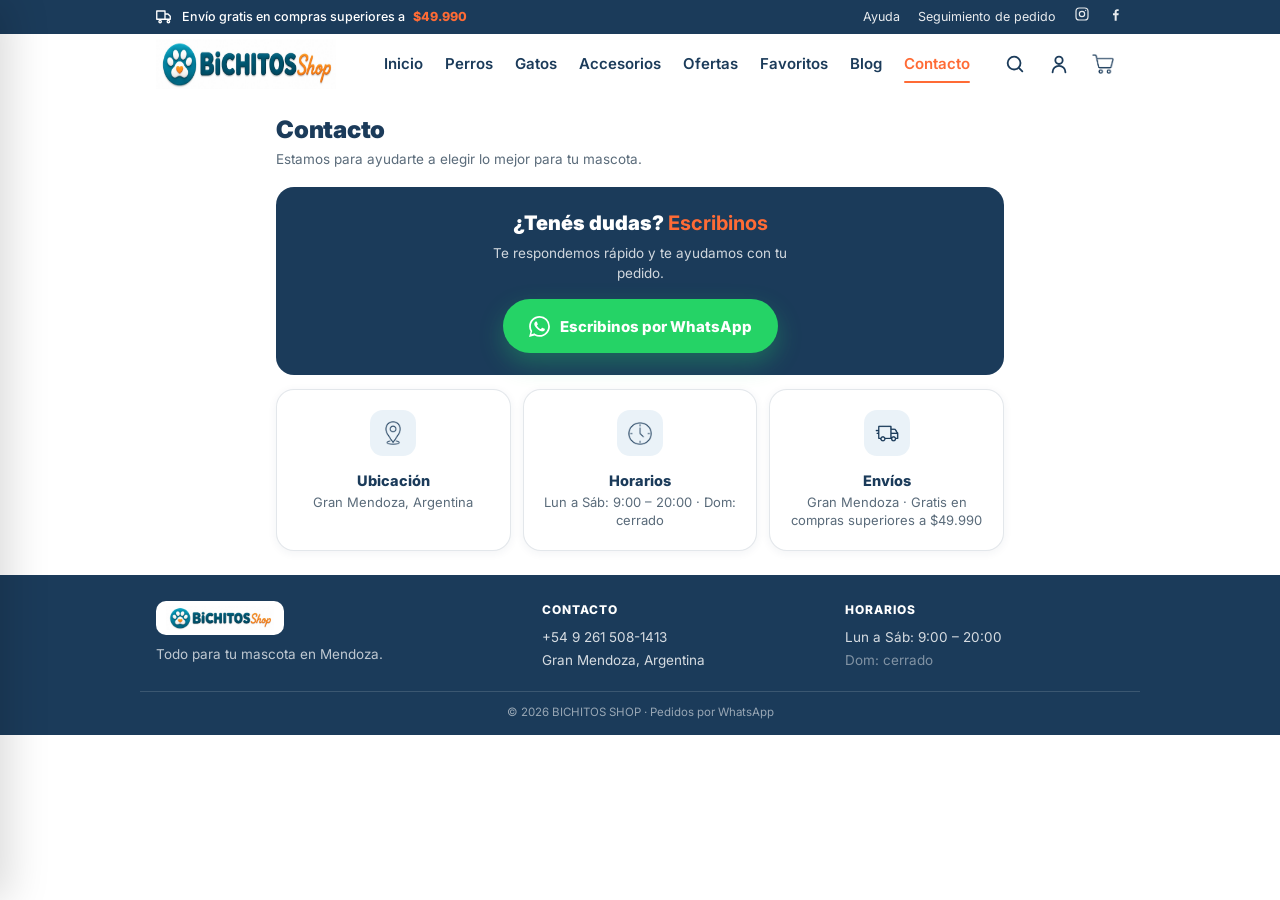
<file: contacto.html>
<!DOCTYPE html>
<html lang="es-AR">
<head>
<meta charset="UTF-8" />
<meta name="viewport" content="width=device-width, initial-scale=1, viewport-fit=cover" />
<title>Contacto — BICHITOS SHOP</title>
<meta name="description" content="Escribinos por WhatsApp. Envíos en Gran Mendoza. Lun a Sáb de 9 a 20 h." />
<meta name="theme-color" content="#1B3B5A" />
<link rel="icon" type="image/png" sizes="32x32" href="img/favicon-32.png?v=8" />
<link rel="icon" type="image/png" sizes="16x16" href="img/favicon-16.png?v=8" />
<link rel="icon" type="image/png" href="img/favicon.png?v=8" />
<link rel="apple-touch-icon" sizes="180x180" href="img/apple-touch-icon.png?v=8" />
<link rel="manifest" href="site.webmanifest" />
<meta property="og:type" content="website" />
<meta property="og:site_name" content="BICHITOS SHOP" />
<meta property="og:title" content="Contacto — BICHITOS SHOP" />
<meta property="og:description" content="Escribinos por WhatsApp. Envíos en Gran Mendoza, Lun a Sáb de 9 a 20 h." />
<meta property="og:url" content="https://bichitosshop.github.io/bichitosonline/contacto.html" />
<meta property="og:image" content="https://bichitosshop.github.io/bichitosonline/img/og-cover.jpg" />
<meta property="og:image:width" content="1200" />
<meta property="og:image:height" content="630" />
<meta name="twitter:card" content="summary_large_image" />
<meta name="twitter:title" content="Contacto — BICHITOS SHOP" />
<meta name="twitter:description" content="Escribinos por WhatsApp. Envíos en Gran Mendoza, Lun a Sáb de 9 a 20 h." />
<meta name="twitter:image" content="https://bichitosshop.github.io/bichitosonline/img/og-cover.jpg" />
<link rel="preconnect" href="https://fonts.googleapis.com" />
<link rel="preconnect" href="https://fonts.gstatic.com" crossorigin />
<link href="https://fonts.googleapis.com/css2?family=Inter:wght@400;500;600;700;800;900&display=swap" rel="stylesheet" />
<link rel="stylesheet" href="css/home.css?v=10" />
</head>
<body>

<a href="#main" class="skip-link">Saltar al contenido principal</a>

<!-- ===== TOP BAR ===== -->
<div class="topbar">
  <div class="wrap topbar-in">
    <p class="topbar-msg">
      <svg viewBox="0 0 24 24" fill="none" stroke="currentColor" stroke-width="1.8" stroke-linecap="round" stroke-linejoin="round" aria-hidden="true"><path d="M1 4h11v11H1zM12 8h4l3 3v4h-7z"/><circle cx="5.5" cy="18" r="1.6"/><circle cx="16.5" cy="18" r="1.6"/></svg>
      Envío gratis en compras superiores a <b>$49.990</b>
    </p>
    <nav class="topbar-links" aria-label="Enlaces de ayuda">
      <a href="contacto.html">Ayuda</a>
      <a href="https://wa.me/5492615081413?text=%C2%A1Hola%20BICHITOS%20SHOP!%20Quiero%20saber%20el%20estado%20de%20mi%20pedido." target="_blank" rel="noopener">Seguimiento de pedido</a>
      <a href="https://instagram.com" target="_blank" rel="noopener" aria-label="Instagram">
        <svg viewBox="0 0 24 24" fill="none" stroke="currentColor" stroke-width="1.8" aria-hidden="true"><rect x="3" y="3" width="18" height="18" rx="5"/><circle cx="12" cy="12" r="4"/><circle cx="17.5" cy="6.5" r="1" fill="currentColor" stroke="none"/></svg>
      </a>
      <a href="https://facebook.com" target="_blank" rel="noopener" aria-label="Facebook">
        <svg viewBox="0 0 24 24" fill="currentColor" aria-hidden="true"><path d="M13 22v-8h2.7l.4-3H13V9c0-.9.3-1.5 1.6-1.5H16V4.9c-.3 0-1.2-.1-2.3-.1-2.3 0-3.7 1.3-3.7 3.8V11H7.5v3H10v8z"/></svg>
      </a>
    </nav>
  </div>
</div>

<!-- ===== HEADER ===== -->
<header class="header" id="header">
  <div class="wrap header-in">
    <button class="icon-btn menu-toggle" id="menuToggle" aria-label="Abrir menú" aria-expanded="false">
      <svg viewBox="0 0 24 24" fill="none" stroke="currentColor" stroke-width="2" stroke-linecap="round" aria-hidden="true"><path d="M4 7h16M4 12h16M4 17h16"/></svg>
    </button>
    <a href="index.html" class="logo" aria-label="BICHITOS SHOP — Inicio"><img src="img/logo.png" alt="BICHITOS SHOP" /></a>
    <nav class="mega-nav" aria-label="Navegación principal">
      <a href="index.html">Inicio</a>
      <a href="productos.html?categoria=perros">Perros</a>
      <a href="productos.html?categoria=gatos">Gatos</a>
      <a href="productos.html?categoria=accesorios">Accesorios</a>
      <a href="productos.html?categoria=ofertas">Ofertas</a>
      <a href="productos.html?wishlist=1">Favoritos</a>
      <a href="blog.html" target="_blank" rel="noopener">Blog</a>
      <a href="contacto.html" class="active">Contacto</a>
    </nav>
    <div class="header-actions">
      <a href="productos.html" class="icon-btn" aria-label="Buscar productos">
        <svg viewBox="0 0 24 24" fill="none" stroke="currentColor" stroke-width="2" stroke-linecap="round" aria-hidden="true"><circle cx="11" cy="11" r="7"/><path d="m20 20-3.5-3.5"/></svg>
      </a>
      <a href="cuenta.html" class="icon-btn" aria-label="Mi cuenta">
        <svg viewBox="0 0 24 24" fill="none" stroke="currentColor" stroke-width="2" stroke-linecap="round" aria-hidden="true"><circle cx="12" cy="8" r="4"/><path d="M5 21c0-3.9 3.1-7 7-7s7 3.1 7 7"/></svg>
      </a>
      <a href="productos.html" class="icon-btn cart-btn" aria-label="Ver carrito">
        <img src="img/icons/ic-cart.png" alt="" class="ic-img" />
        <span class="cart-badge" id="cartBadge" aria-live="polite">0</span>
      </a>
    </div>
  </div>
</header>

<!-- ===== SLIDE-OUT MENU ===== -->
<div class="nav-overlay" id="navOverlay" hidden></div>
<aside class="nav-panel" id="navPanel" aria-label="Menú de navegación">
  <div class="nav-panel-head">
    <img src="img/logo.png" alt="BICHITOS SHOP" />
    <button class="icon-btn" id="navClose" aria-label="Cerrar menú">
      <svg viewBox="0 0 24 24" fill="none" stroke="currentColor" stroke-width="2.2" stroke-linecap="round" aria-hidden="true"><path d="M5 5l14 14M19 5 5 19"/></svg>
    </button>
  </div>
  <nav class="nav-panel-links" aria-label="Categorías">
    <span class="np-group-label">Comprá por categoría</span>
    <a href="productos.html?categoria=perros" data-cat="perros">
      <span class="np-ic np-ic-img"><img src="img/icons/np-perros.png" alt="" /></span>
      <span class="np-txt">Perros</span>
      <svg class="np-chev" viewBox="0 0 24 24" fill="none" stroke="currentColor" stroke-width="2" stroke-linecap="round" stroke-linejoin="round" aria-hidden="true"><path d="m9 6 6 6-6 6"/></svg>
    </a>
    <a href="productos.html?categoria=gatos" data-cat="gatos">
      <span class="np-ic np-ic-img"><img src="img/icons/np-gatos.png" alt="" /></span>
      <span class="np-txt">Gatos</span>
      <svg class="np-chev" viewBox="0 0 24 24" fill="none" stroke="currentColor" stroke-width="2" stroke-linecap="round" stroke-linejoin="round" aria-hidden="true"><path d="m9 6 6 6-6 6"/></svg>
    </a>
    <a href="productos.html?categoria=accesorios" data-cat="otras">
      <span class="np-ic np-ic-img"><img src="img/icons/np-accesorios.png" alt="" /></span>
      <span class="np-txt">Accesorios de mascotas</span>
      <svg class="np-chev" viewBox="0 0 24 24" fill="none" stroke="currentColor" stroke-width="2" stroke-linecap="round" stroke-linejoin="round" aria-hidden="true"><path d="m9 6 6 6-6 6"/></svg>
    </a>
    <a href="productos.html?categoria=ofertas" data-cat="ofertas">
      <span class="np-ic np-ic-img"><img src="img/icons/np-ofertas.png" alt="" /></span>
      <span class="np-txt">Ofertas</span>
      <svg class="np-chev" viewBox="0 0 24 24" fill="none" stroke="currentColor" stroke-width="2" stroke-linecap="round" stroke-linejoin="round" aria-hidden="true"><path d="m9 6 6 6-6 6"/></svg>
    </a>
    <span class="np-divider" aria-hidden="true"></span>
    <a href="cuenta.html" data-cat="cuenta">
      <span class="np-ic"><svg viewBox="0 0 24 24" fill="none" stroke="currentColor" stroke-width="1.7" stroke-linecap="round" stroke-linejoin="round" aria-hidden="true"><circle cx="12" cy="8" r="4"/><path d="M5 21c0-3.9 3.1-7 7-7s7 3.1 7 7"/></svg></span>
      <span class="np-txt">Mi cuenta</span>
      <svg class="np-chev" viewBox="0 0 24 24" fill="none" stroke="currentColor" stroke-width="2" stroke-linecap="round" stroke-linejoin="round" aria-hidden="true"><path d="m9 6 6 6-6 6"/></svg>
    </a>
    <a href="blog.html" target="_blank" rel="noopener" data-cat="blog">
      <span class="np-ic np-ic-img"><img src="img/icons/np-blog.png?v=2" alt="" /></span>
      <span class="np-txt">Blog</span>
      <svg class="np-chev" viewBox="0 0 24 24" fill="none" stroke="currentColor" stroke-width="2" stroke-linecap="round" stroke-linejoin="round" aria-hidden="true"><path d="m9 6 6 6-6 6"/></svg>
    </a>
    <a href="contacto.html" data-cat="contacto">
      <span class="np-ic"><svg viewBox="0 0 24 24" fill="currentColor" aria-hidden="true"><path d="M.057 24l1.687-6.163a11.867 11.867 0 0 1-1.587-5.946C.16 5.335 5.495 0 12.05 0a11.817 11.817 0 0 1 8.413 3.488 11.824 11.824 0 0 1 3.48 8.414c-.003 6.557-5.338 11.892-11.893 11.892a11.9 11.9 0 0 1-5.688-1.448L.057 24zm6.597-3.807c1.676.995 3.276 1.591 5.392 1.592 5.448 0 9.886-4.434 9.889-9.885.002-5.462-4.415-9.89-9.881-9.892-5.452 0-9.887 4.434-9.889 9.884a9.86 9.86 0 0 0 1.51 5.26l-.999 3.648 3.978-1.043zm11.387-5.464c-.074-.124-.272-.198-.57-.347-.297-.149-1.758-.868-2.031-.967-.272-.099-.47-.149-.669.149-.198.297-.768.967-.941 1.165-.173.198-.347.223-.644.074-.297-.149-1.255-.462-2.39-1.475-.883-.788-1.48-1.761-1.653-2.059-.173-.297-.018-.458.13-.606.134-.133.297-.347.446-.521.151-.172.2-.296.3-.495.099-.198.05-.372-.025-.521-.075-.148-.669-1.611-.916-2.206-.242-.579-.487-.501-.669-.51l-.57-.01c-.198 0-.52.074-.792.372s-1.04 1.016-1.04 2.479 1.065 2.876 1.213 3.074c.149.198 2.095 3.2 5.076 4.487.709.306 1.263.489 1.694.626.712.226 1.36.194 1.872.118.571-.085 1.758-.719 2.006-1.413.248-.694.248-1.29.173-1.414z"/></svg></span>
      <span class="np-txt">Contacto</span>
      <svg class="np-chev" viewBox="0 0 24 24" fill="none" stroke="currentColor" stroke-width="2" stroke-linecap="round" stroke-linejoin="round" aria-hidden="true"><path d="m9 6 6 6-6 6"/></svg>
    </a>
  </nav>
  <div class="nav-panel-social">
    <a href="https://wa.me/5492615081413" target="_blank" rel="noopener" class="np-wsp" aria-label="WhatsApp">
      <svg viewBox="0 0 24 24" fill="currentColor" aria-hidden="true"><path d="M.057 24l1.687-6.163a11.867 11.867 0 0 1-1.587-5.946C.16 5.335 5.495 0 12.05 0a11.817 11.817 0 0 1 8.413 3.488 11.824 11.824 0 0 1 3.48 8.414c-.003 6.557-5.338 11.892-11.893 11.892a11.9 11.9 0 0 1-5.688-1.448L.057 24zm6.597-3.807c1.676.995 3.276 1.591 5.392 1.592 5.448 0 9.886-4.434 9.889-9.885.002-5.462-4.415-9.89-9.881-9.892-5.452 0-9.887 4.434-9.889 9.884a9.86 9.86 0 0 0 1.51 5.26l-.999 3.648 3.978-1.043zm11.387-5.464c-.074-.124-.272-.198-.57-.347-.297-.149-1.758-.868-2.031-.967-.272-.099-.47-.149-.669.149-.198.297-.768.967-.941 1.165-.173.198-.347.223-.644.074-.297-.149-1.255-.462-2.39-1.475-.883-.788-1.48-1.761-1.653-2.059-.173-.297-.018-.458.13-.606.134-.133.297-.347.446-.521.151-.172.2-.296.3-.495.099-.198.05-.372-.025-.521-.075-.148-.669-1.611-.916-2.206-.242-.579-.487-.501-.669-.51l-.57-.01c-.198 0-.52.074-.792.372s-1.04 1.016-1.04 2.479 1.065 2.876 1.213 3.074c.149.198 2.095 3.2 5.076 4.487.709.306 1.263.489 1.694.626.712.226 1.36.194 1.872.118.571-.085 1.758-.719 2.006-1.413.248-.694.248-1.29.173-1.414z"/></svg>
    </a>
    <a href="https://instagram.com" target="_blank" rel="noopener" aria-label="Instagram">
      <svg viewBox="0 0 24 24" fill="none" stroke="currentColor" stroke-width="1.8" aria-hidden="true"><rect x="3" y="3" width="18" height="18" rx="5"/><circle cx="12" cy="12" r="4"/><circle cx="17.5" cy="6.5" r="1" fill="currentColor" stroke="none"/></svg>
    </a>
    <a href="https://facebook.com" target="_blank" rel="noopener" aria-label="Facebook">
      <svg viewBox="0 0 24 24" fill="currentColor" aria-hidden="true"><path d="M13 22v-8h2.7l.4-3H13V9c0-.9.3-1.5 1.6-1.5H16V4.9c-.3 0-1.2-.1-2.3-.1-2.3 0-3.7 1.3-3.7 3.8V11H7.5v3H10v8z"/></svg>
    </a>
  </div>
</aside>

<main id="main">
  <div class="wrap contacto-main">
    <div class="contacto-head">
      <h1>Contacto</h1>
      <p>Estamos para ayudarte a elegir lo mejor para tu mascota.</p>
    </div>

    <!-- CTA WhatsApp -->
    <section class="wa-card" aria-label="Escribinos por WhatsApp">
      <h2>¿Tenés dudas? <b>Escribinos</b></h2>
      <p>Te respondemos rápido y te ayudamos con tu pedido.</p>
      <a class="wa-btn" href="https://wa.me/5492615081413?text=%C2%A1Hola%20BICHITOS%20SHOP!%20%F0%9F%90%BE%20Tengo%20una%20consulta." target="_blank" rel="noopener">
        <svg viewBox="0 0 24 24" fill="currentColor" aria-hidden="true"><path d="M.057 24l1.687-6.163a11.867 11.867 0 0 1-1.587-5.946C.16 5.335 5.495 0 12.05 0a11.817 11.817 0 0 1 8.413 3.488 11.824 11.824 0 0 1 3.48 8.414c-.003 6.557-5.338 11.892-11.893 11.892a11.9 11.9 0 0 1-5.688-1.448L.057 24zm6.597-3.807c1.676.995 3.276 1.591 5.392 1.592 5.448 0 9.886-4.434 9.889-9.885.002-5.462-4.415-9.89-9.881-9.892-5.452 0-9.887 4.434-9.889 9.884a9.86 9.86 0 0 0 1.51 5.26l-.999 3.648 3.978-1.043zm11.387-5.464c-.074-.124-.272-.198-.57-.347-.297-.149-1.758-.868-2.031-.967-.272-.099-.47-.149-.669.149-.198.297-.768.967-.941 1.165-.173.198-.347.223-.644.074-.297-.149-1.255-.462-2.39-1.475-.883-.788-1.48-1.761-1.653-2.059-.173-.297-.018-.458.13-.606.134-.133.297-.347.446-.521.151-.172.2-.296.3-.495.099-.198.05-.372-.025-.521-.075-.148-.669-1.611-.916-2.206-.242-.579-.487-.501-.669-.51l-.57-.01c-.198 0-.52.074-.792.372s-1.04 1.016-1.04 2.479 1.065 2.876 1.213 3.074c.149.198 2.095 3.2 5.076 4.487.709.306 1.263.489 1.694.626.712.226 1.36.194 1.872.118.571-.085 1.758-.719 2.006-1.413.248-.694.248-1.29.173-1.414z"/></svg>
        Escribinos por WhatsApp
      </a>
    </section>

    <!-- Info -->
    <section class="info-grid" aria-label="Información de la tienda">
      <div class="info-card">
        <span class="info-ic"><img src="img/icons/ic-location.png" alt="" /></span>
        <div><b>Ubicación</b><p>Gran Mendoza, Argentina</p></div>
      </div>
      <div class="info-card">
        <span class="info-ic"><img src="img/icons/ic-clock.png" alt="" /></span>
        <div><b>Horarios</b><p>Lun a Sáb: 9:00 – 20:00 · Dom: cerrado</p></div>
      </div>
      <div class="info-card">
        <span class="info-ic"><img src="img/icons/ic-truck.png" alt="" /></span>
        <div><b>Envíos</b><p>Gran Mendoza · Gratis en compras superiores a $49.990</p></div>
      </div>
    </section>
  </div>
</main>

<!-- ===== FOOTER ===== -->
<footer class="footer">
  <div class="wrap footer-grid">
    <div class="f-brand">
      <img src="img/logo.png" alt="BICHITOS SHOP" />
      <p>Todo para tu mascota en Mendoza.</p>
    </div>
    <div class="f-col">
      <h4>Contacto</h4>
      <a href="https://wa.me/5492615081413" target="_blank" rel="noopener">+54 9 261 508-1413</a>
      <p>Gran Mendoza, Argentina</p>
    </div>
    <div class="f-col">
      <h4>Horarios</h4>
      <p>Lun a Sáb: 9:00 – 20:00</p>
      <p class="f-dim">Dom: cerrado</p>
    </div>
  </div>
  <div class="wrap footer-bottom">© 2026 BICHITOS SHOP · Pedidos por WhatsApp</div>
</footer>

<!-- ===== BOTTOM NAV ===== -->
<nav class="bottom-nav" aria-label="Navegación inferior">
  <a href="index.html" data-nav="inicio">
    <img src="img/icons/ic-home.png" alt="" /><span>Inicio</span>
  </a>
  <a href="productos.html" data-nav="categorias">
    <img src="img/icons/ic-grid.png" alt="" /><span>Categorías</span>
  </a>
  <a href="productos.html?categoria=ofertas" data-nav="ofertas">
    <img src="img/icons/ic-ticket.png" alt="" /><span>Ofertas</span>
  </a>
  <a href="blog.html" data-nav="blog">
    <img src="img/icons/ic-blog.png?v=2" alt="" />
    <span>Blog</span>
  </a>
  <a href="productos.html?wishlist=1" data-nav="favoritos">
    <svg class="nav-heart" viewBox="0 0 24 24" fill="none" stroke="currentColor" stroke-width="1.9" stroke-linecap="round" stroke-linejoin="round" aria-hidden="true"><path d="M20.8 5.6a5.4 5.4 0 0 0-7.7 0L12 6.7l-1.1-1.1a5.4 5.4 0 1 0-7.7 7.7L12 22l8.8-8.7a5.4 5.4 0 0 0 0-7.7z"/></svg>
    <span>Favoritos</span>
  </a>
  <a href="contacto.html" data-nav="contacto">
    <img src="img/icons/ic-whatsapp.png" alt="" /><span>Contacto</span>
  </a>
</nav>

<script src="js/home.js?v=10"></script>
</body>
</html>
</file>
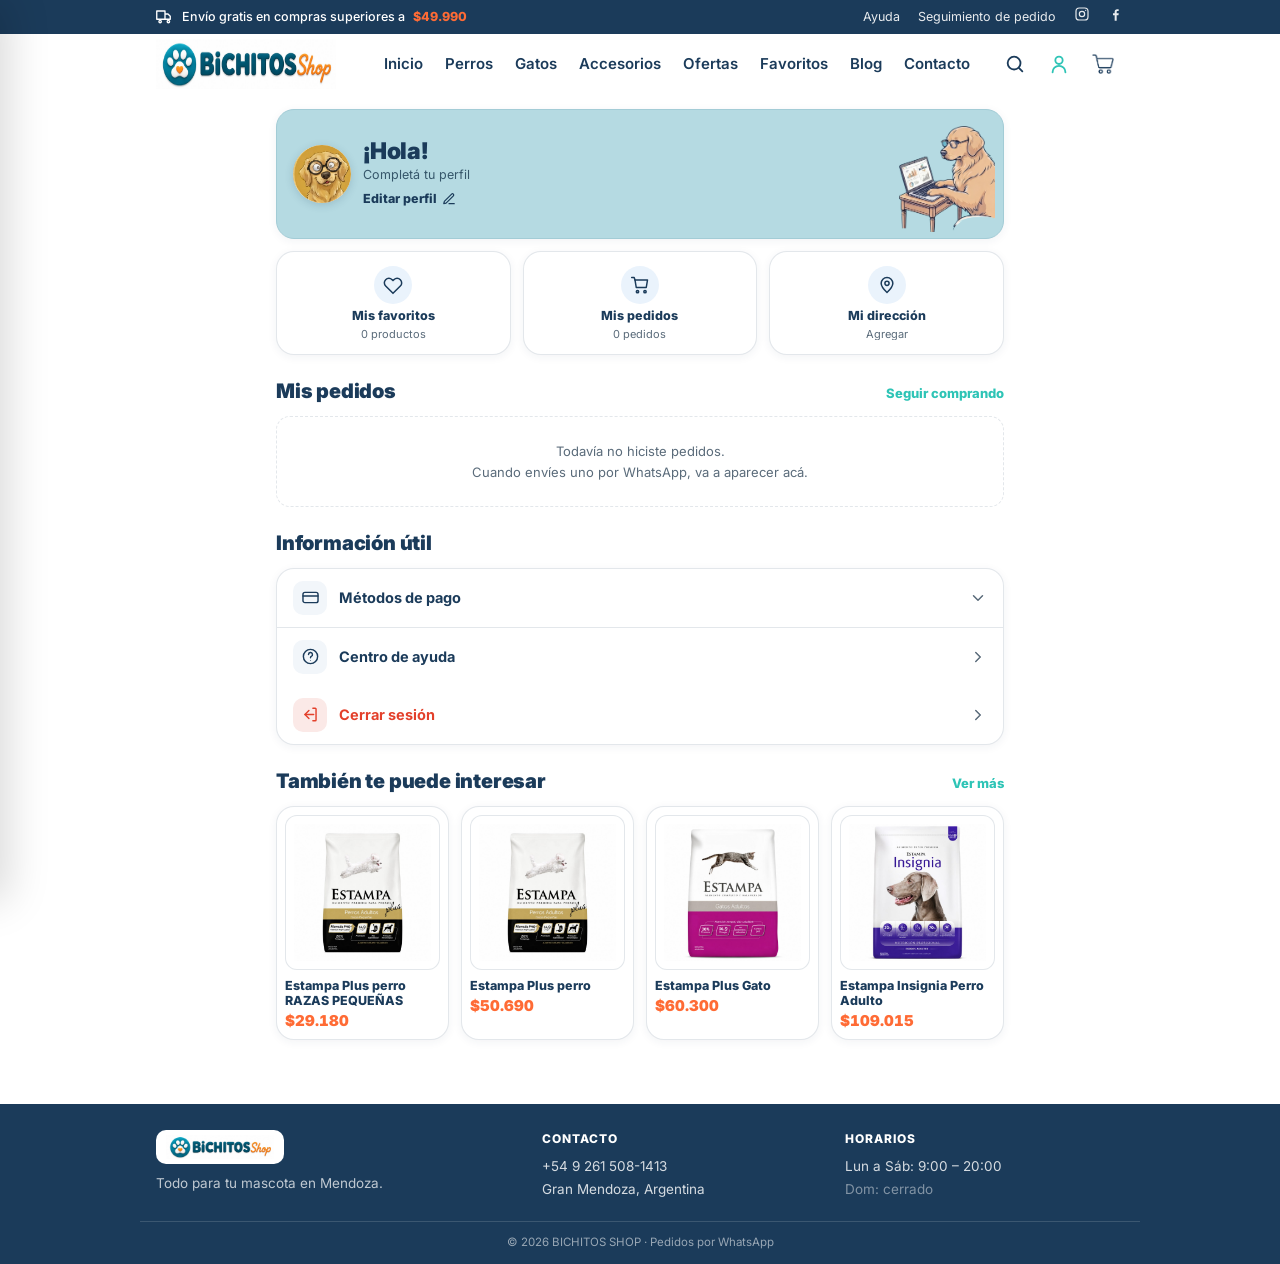
<file: cuenta.html>
<!DOCTYPE html>
<html lang="es-AR">
<head>
<meta charset="UTF-8" />
<meta name="viewport" content="width=device-width, initial-scale=1, viewport-fit=cover" />
<title>Mi cuenta — BICHITOS SHOP</title>
<meta name="description" content="Tu cuenta en BICHITOS SHOP: perfil, favoritos y ayuda." />
<meta name="robots" content="noindex, nofollow" />
<meta name="theme-color" content="#1B3B5A" />
<link rel="icon" type="image/png" sizes="32x32" href="img/favicon-32.png?v=8" />
<link rel="icon" type="image/png" sizes="16x16" href="img/favicon-16.png?v=8" />
<link rel="icon" type="image/png" href="img/favicon.png?v=8" />
<link rel="apple-touch-icon" sizes="180x180" href="img/apple-touch-icon.png?v=8" />
<link rel="manifest" href="site.webmanifest" />
<link rel="preconnect" href="https://fonts.googleapis.com" />
<link rel="preconnect" href="https://fonts.gstatic.com" crossorigin />
<link href="https://fonts.googleapis.com/css2?family=Inter:wght@400;500;600;700;800;900&display=swap" rel="stylesheet" />
<link rel="stylesheet" href="css/home.css?v=10" />
<link rel="stylesheet" href="css/cuenta.css?v=9" />
</head>
<body>

<a href="#main" class="skip-link">Saltar al contenido principal</a>

<!-- ===== TOP BAR ===== -->
<div class="topbar">
  <div class="wrap topbar-in">
    <p class="topbar-msg">
      <svg viewBox="0 0 24 24" fill="none" stroke="currentColor" stroke-width="1.8" stroke-linecap="round" stroke-linejoin="round" aria-hidden="true"><path d="M1 4h11v11H1zM12 8h4l3 3v4h-7z"/><circle cx="5.5" cy="18" r="1.6"/><circle cx="16.5" cy="18" r="1.6"/></svg>
      Envío gratis en compras superiores a <b>$49.990</b>
    </p>
    <nav class="topbar-links" aria-label="Enlaces de ayuda">
      <a href="contacto.html">Ayuda</a>
      <a href="https://wa.me/5492615081413?text=%C2%A1Hola%20BICHITOS%20SHOP!%20Quiero%20saber%20el%20estado%20de%20mi%20pedido." target="_blank" rel="noopener">Seguimiento de pedido</a>
      <a href="https://instagram.com" target="_blank" rel="noopener" aria-label="Instagram">
        <svg viewBox="0 0 24 24" fill="none" stroke="currentColor" stroke-width="1.8" aria-hidden="true"><rect x="3" y="3" width="18" height="18" rx="5"/><circle cx="12" cy="12" r="4"/><circle cx="17.5" cy="6.5" r="1" fill="currentColor" stroke="none"/></svg>
      </a>
      <a href="https://facebook.com" target="_blank" rel="noopener" aria-label="Facebook">
        <svg viewBox="0 0 24 24" fill="currentColor" aria-hidden="true"><path d="M13 22v-8h2.7l.4-3H13V9c0-.9.3-1.5 1.6-1.5H16V4.9c-.3 0-1.2-.1-2.3-.1-2.3 0-3.7 1.3-3.7 3.8V11H7.5v3H10v8z"/></svg>
      </a>
    </nav>
  </div>
</div>

<!-- ===== HEADER ===== -->
<header class="header" id="header">
  <div class="wrap header-in">
    <button class="icon-btn menu-toggle" id="menuToggle" aria-label="Abrir menú" aria-expanded="false">
      <svg viewBox="0 0 24 24" fill="none" stroke="currentColor" stroke-width="2" stroke-linecap="round" aria-hidden="true"><path d="M4 7h16M4 12h16M4 17h16"/></svg>
    </button>
    <a href="index.html" class="logo" aria-label="BICHITOS SHOP — Inicio"><img src="img/logo.png" alt="BICHITOS SHOP" /></a>
    <nav class="mega-nav" aria-label="Navegación principal">
      <a href="index.html">Inicio</a>
      <a href="productos.html?categoria=perros">Perros</a>
      <a href="productos.html?categoria=gatos">Gatos</a>
      <a href="productos.html?categoria=accesorios">Accesorios</a>
      <a href="productos.html?categoria=ofertas">Ofertas</a>
      <a href="productos.html?wishlist=1">Favoritos</a>
      <a href="blog.html" target="_blank" rel="noopener">Blog</a>
      <a href="contacto.html">Contacto</a>
    </nav>
    <div class="header-actions">
      <a href="productos.html" class="icon-btn" aria-label="Buscar productos">
        <svg viewBox="0 0 24 24" fill="none" stroke="currentColor" stroke-width="2" stroke-linecap="round" aria-hidden="true"><circle cx="11" cy="11" r="7"/><path d="m20 20-3.5-3.5"/></svg>
      </a>
      <a href="cuenta.html" class="icon-btn active" aria-label="Mi cuenta" aria-current="page">
        <svg viewBox="0 0 24 24" fill="none" stroke="currentColor" stroke-width="2" stroke-linecap="round" aria-hidden="true"><circle cx="12" cy="8" r="4"/><path d="M5 21c0-3.9 3.1-7 7-7s7 3.1 7 7"/></svg>
      </a>
      <a href="productos.html" class="icon-btn cart-btn" aria-label="Ver carrito">
        <img src="img/icons/ic-cart.png" alt="" class="ic-img" />
        <span class="cart-badge" id="cartBadge" aria-live="polite">0</span>
      </a>
    </div>
  </div>
</header>

<!-- ===== SLIDE-OUT MENU ===== -->
<div class="nav-overlay" id="navOverlay" hidden></div>
<aside class="nav-panel" id="navPanel" aria-label="Menú de navegación">
  <div class="nav-panel-head">
    <img src="img/logo.png" alt="BICHITOS SHOP" />
    <button class="icon-btn" id="navClose" aria-label="Cerrar menú">
      <svg viewBox="0 0 24 24" fill="none" stroke="currentColor" stroke-width="2.2" stroke-linecap="round" aria-hidden="true"><path d="M5 5l14 14M19 5 5 19"/></svg>
    </button>
  </div>
  <nav class="nav-panel-links" aria-label="Categorías">
    <span class="np-group-label">Comprá por categoría</span>
    <a href="productos.html?categoria=perros" data-cat="perros">
      <span class="np-ic np-ic-img"><img src="img/icons/np-perros.png" alt="" /></span>
      <span class="np-txt">Perros</span>
      <svg class="np-chev" viewBox="0 0 24 24" fill="none" stroke="currentColor" stroke-width="2" stroke-linecap="round" stroke-linejoin="round" aria-hidden="true"><path d="m9 6 6 6-6 6"/></svg>
    </a>
    <a href="productos.html?categoria=gatos" data-cat="gatos">
      <span class="np-ic np-ic-img"><img src="img/icons/np-gatos.png" alt="" /></span>
      <span class="np-txt">Gatos</span>
      <svg class="np-chev" viewBox="0 0 24 24" fill="none" stroke="currentColor" stroke-width="2" stroke-linecap="round" stroke-linejoin="round" aria-hidden="true"><path d="m9 6 6 6-6 6"/></svg>
    </a>
    <a href="productos.html?categoria=accesorios" data-cat="otras">
      <span class="np-ic np-ic-img"><img src="img/icons/np-accesorios.png" alt="" /></span>
      <span class="np-txt">Accesorios de mascotas</span>
      <svg class="np-chev" viewBox="0 0 24 24" fill="none" stroke="currentColor" stroke-width="2" stroke-linecap="round" stroke-linejoin="round" aria-hidden="true"><path d="m9 6 6 6-6 6"/></svg>
    </a>
    <a href="productos.html?categoria=ofertas" data-cat="ofertas">
      <span class="np-ic np-ic-img"><img src="img/icons/np-ofertas.png" alt="" /></span>
      <span class="np-txt">Ofertas</span>
      <svg class="np-chev" viewBox="0 0 24 24" fill="none" stroke="currentColor" stroke-width="2" stroke-linecap="round" stroke-linejoin="round" aria-hidden="true"><path d="m9 6 6 6-6 6"/></svg>
    </a>
    <span class="np-divider" aria-hidden="true"></span>
    <a href="cuenta.html" data-cat="cuenta">
      <span class="np-ic"><svg viewBox="0 0 24 24" fill="none" stroke="currentColor" stroke-width="1.7" stroke-linecap="round" stroke-linejoin="round" aria-hidden="true"><circle cx="12" cy="8" r="4"/><path d="M5 21c0-3.9 3.1-7 7-7s7 3.1 7 7"/></svg></span>
      <span class="np-txt">Mi cuenta</span>
      <svg class="np-chev" viewBox="0 0 24 24" fill="none" stroke="currentColor" stroke-width="2" stroke-linecap="round" stroke-linejoin="round" aria-hidden="true"><path d="m9 6 6 6-6 6"/></svg>
    </a>
    <a href="blog.html" target="_blank" rel="noopener" data-cat="blog">
      <span class="np-ic np-ic-img"><img src="img/icons/np-blog.png?v=2" alt="" /></span>
      <span class="np-txt">Blog</span>
      <svg class="np-chev" viewBox="0 0 24 24" fill="none" stroke="currentColor" stroke-width="2" stroke-linecap="round" stroke-linejoin="round" aria-hidden="true"><path d="m9 6 6 6-6 6"/></svg>
    </a>
    <a href="contacto.html" data-cat="contacto">
      <span class="np-ic"><svg viewBox="0 0 24 24" fill="currentColor" aria-hidden="true"><path d="M.057 24l1.687-6.163a11.867 11.867 0 0 1-1.587-5.946C.16 5.335 5.495 0 12.05 0a11.817 11.817 0 0 1 8.413 3.488 11.824 11.824 0 0 1 3.48 8.414c-.003 6.557-5.338 11.892-11.893 11.892a11.9 11.9 0 0 1-5.688-1.448L.057 24zm6.597-3.807c1.676.995 3.276 1.591 5.392 1.592 5.448 0 9.886-4.434 9.889-9.885.002-5.462-4.415-9.89-9.881-9.892-5.452 0-9.887 4.434-9.889 9.884a9.86 9.86 0 0 0 1.51 5.26l-.999 3.648 3.978-1.043zm11.387-5.464c-.074-.124-.272-.198-.57-.347-.297-.149-1.758-.868-2.031-.967-.272-.099-.47-.149-.669.149-.198.297-.768.967-.941 1.165-.173.198-.347.223-.644.074-.297-.149-1.255-.462-2.39-1.475-.883-.788-1.48-1.761-1.653-2.059-.173-.297-.018-.458.13-.606.134-.133.297-.347.446-.521.151-.172.2-.296.3-.495.099-.198.05-.372-.025-.521-.075-.148-.669-1.611-.916-2.206-.242-.579-.487-.501-.669-.51l-.57-.01c-.198 0-.52.074-.792.372s-1.04 1.016-1.04 2.479 1.065 2.876 1.213 3.074c.149.198 2.095 3.2 5.076 4.487.709.306 1.263.489 1.694.626.712.226 1.36.194 1.872.118.571-.085 1.758-.719 2.006-1.413.248-.694.248-1.29.173-1.414z"/></svg></span>
      <span class="np-txt">Contacto</span>
      <svg class="np-chev" viewBox="0 0 24 24" fill="none" stroke="currentColor" stroke-width="2" stroke-linecap="round" stroke-linejoin="round" aria-hidden="true"><path d="m9 6 6 6-6 6"/></svg>
    </a>
  </nav>
  <div class="nav-panel-social">
    <a href="https://wa.me/5492615081413" target="_blank" rel="noopener" class="np-wsp" aria-label="WhatsApp">
      <svg viewBox="0 0 24 24" fill="currentColor" aria-hidden="true"><path d="M.057 24l1.687-6.163a11.867 11.867 0 0 1-1.587-5.946C.16 5.335 5.495 0 12.05 0a11.817 11.817 0 0 1 8.413 3.488 11.824 11.824 0 0 1 3.48 8.414c-.003 6.557-5.338 11.892-11.893 11.892a11.9 11.9 0 0 1-5.688-1.448L.057 24zm6.597-3.807c1.676.995 3.276 1.591 5.392 1.592 5.448 0 9.886-4.434 9.889-9.885.002-5.462-4.415-9.89-9.881-9.892-5.452 0-9.887 4.434-9.889 9.884a9.86 9.86 0 0 0 1.51 5.26l-.999 3.648 3.978-1.043zm11.387-5.464c-.074-.124-.272-.198-.57-.347-.297-.149-1.758-.868-2.031-.967-.272-.099-.47-.149-.669.149-.198.297-.768.967-.941 1.165-.173.198-.347.223-.644.074-.297-.149-1.255-.462-2.39-1.475-.883-.788-1.48-1.761-1.653-2.059-.173-.297-.018-.458.13-.606.134-.133.297-.347.446-.521.151-.172.2-.296.3-.495.099-.198.05-.372-.025-.521-.075-.148-.669-1.611-.916-2.206-.242-.579-.487-.501-.669-.51l-.57-.01c-.198 0-.52.074-.792.372s-1.04 1.016-1.04 2.479 1.065 2.876 1.213 3.074c.149.198 2.095 3.2 5.076 4.487.709.306 1.263.489 1.694.626.712.226 1.36.194 1.872.118.571-.085 1.758-.719 2.006-1.413.248-.694.248-1.29.173-1.414z"/></svg>
    </a>
    <a href="https://instagram.com" target="_blank" rel="noopener" aria-label="Instagram">
      <svg viewBox="0 0 24 24" fill="none" stroke="currentColor" stroke-width="1.8" aria-hidden="true"><rect x="3" y="3" width="18" height="18" rx="5"/><circle cx="12" cy="12" r="4"/><circle cx="17.5" cy="6.5" r="1" fill="currentColor" stroke="none"/></svg>
    </a>
    <a href="https://facebook.com" target="_blank" rel="noopener" aria-label="Facebook">
      <svg viewBox="0 0 24 24" fill="currentColor" aria-hidden="true"><path d="M13 22v-8h2.7l.4-3H13V9c0-.9.3-1.5 1.6-1.5H16V4.9c-.3 0-1.2-.1-2.3-.1-2.3 0-3.7 1.3-3.7 3.8V11H7.5v3H10v8z"/></svg>
    </a>
  </div>
</aside>

<main id="main">
  <div class="wrap cuenta-main">

    <!-- Perfil -->
    <section class="cuenta-perfil">
      <img class="cp-dog" src="img/home/cuenta-banner.png?v=1" alt="" aria-hidden="true" />
      <div class="cp-row">
        <div class="cp-avatar" id="cpAvatar">
          <svg viewBox="0 0 24 24" fill="none" stroke="currentColor" stroke-width="1.8" stroke-linecap="round" stroke-linejoin="round" aria-hidden="true"><circle cx="12" cy="8" r="4"/><path d="M5 21c0-3.9 3.1-7 7-7s7 3.1 7 7"/></svg>
        </div>
        <div class="cp-info">
          <h1 id="cpHola">¡Hola!</h1>
          <p class="cp-mail" id="cpMail">Completá tu perfil</p>
          <button class="cp-edit" id="btnEditar">
            Editar perfil
            <svg viewBox="0 0 24 24" fill="none" stroke="currentColor" stroke-width="2" stroke-linecap="round" stroke-linejoin="round" aria-hidden="true"><path d="M12 20h9"/><path d="M16.5 3.5a2.1 2.1 0 0 1 3 3L7 19l-4 1 1-4z"/></svg>
          </button>
        </div>
      </div>

      <!-- Formulario de edición (oculto) -->
      <form class="cp-form" id="cpForm" hidden>
        <div class="cp-avatars">
          <span class="cp-avatars-label">Elegí tu foto de perfil</span>
          <div class="cp-avatars-grid" id="avatarGrid"></div>
        </div>
        <label>Tu nombre<input type="text" id="inNombre" placeholder="Ej: Camila" autocomplete="name" /></label>
        <label>Tu email<input type="email" id="inMail" placeholder="tucorreo@email.com" autocomplete="email" /></label>
        <div class="cp-dirs-field">
          <span class="cp-dirs-label">Tus direcciones</span>
          <div id="inDirs"></div>
          <button type="button" class="cp-add-dir" id="btnAddDir">+ Agregar otra dirección</button>
        </div>
        <div class="cp-form-acc">
          <button type="button" class="cp-cancel" id="btnCancelar">Cancelar</button>
          <button type="submit" class="cp-save">Guardar</button>
        </div>
      </form>
    </section>

    <!-- Accesos rápidos -->
    <div class="cuenta-chips">
      <a class="cchip" href="productos.html?wishlist=1">
        <span class="cchip-ic"><svg viewBox="0 0 24 24" fill="none" stroke="currentColor" stroke-width="1.8" stroke-linecap="round" stroke-linejoin="round" aria-hidden="true"><path d="M20.8 5.6a5.4 5.4 0 0 0-7.7 0L12 6.7l-1.1-1.1a5.4 5.4 0 1 0-7.7 7.7L12 22l8.8-8.7a5.4 5.4 0 0 0 0-7.7z"/></svg></span>
        <b>Mis favoritos</b>
        <span class="cchip-sub" id="favsSub">0 productos</span>
      </a>
      <a class="cchip" href="#pedidos">
        <span class="cchip-ic"><svg viewBox="0 0 24 24" fill="none" stroke="currentColor" stroke-width="1.8" stroke-linecap="round" stroke-linejoin="round" aria-hidden="true"><path d="M6 6h15l-1.5 9h-12z"/><circle cx="9" cy="20" r="1.4"/><circle cx="18" cy="20" r="1.4"/><path d="M6 6 5 3H2"/></svg></span>
        <b>Mis pedidos</b>
        <span class="cchip-sub" id="pedidosSub">0 pedidos</span>
      </a>
      <button class="cchip" id="chipDir">
        <span class="cchip-ic"><svg viewBox="0 0 24 24" fill="none" stroke="currentColor" stroke-width="1.8" stroke-linecap="round" stroke-linejoin="round" aria-hidden="true"><path d="M12 21s-7-6.3-7-11a7 7 0 0 1 14 0c0 4.7-7 11-7 11z"/><circle cx="12" cy="10" r="2.5"/></svg></span>
        <b>Mi dirección</b>
        <span class="cchip-sub" id="dirSub">Agregar</span>
      </button>
    </div>

    <!-- Mis pedidos (historial de lo enviado por WhatsApp) -->
    <section class="cuenta-sec" id="pedidos">
      <div class="cuenta-sec-head">
        <h2>Mis pedidos</h2>
        <a href="productos.html">Seguir comprando</a>
      </div>
      <div class="cuenta-pedidos" id="pedidosGrid"></div>
    </section>

    <!-- Información útil -->
    <section class="cuenta-sec">
      <h2>Información útil</h2>
      <div class="cuenta-list">
        <details class="clist-item">
          <summary>
            <span class="clist-ic"><svg viewBox="0 0 24 24" fill="none" stroke="currentColor" stroke-width="1.8" stroke-linecap="round" stroke-linejoin="round" aria-hidden="true"><rect x="2.5" y="5.5" width="19" height="13" rx="2.5"/><path d="M2.5 10h19"/></svg></span>
            Métodos de pago
            <svg class="clist-chev" viewBox="0 0 24 24" fill="none" stroke="currentColor" stroke-width="2" stroke-linecap="round" stroke-linejoin="round" aria-hidden="true"><path d="m6 9 6 6 6-6"/></svg>
          </summary>
          <p class="clist-detail">El pago lo coordinamos por WhatsApp al momento de la entrega o el retiro: <b>efectivo, transferencia o débito</b>. No se paga nada online.</p>
        </details>
        <a class="clist-item clist-link" href="contacto.html">
          <span class="clist-ic"><svg viewBox="0 0 24 24" fill="none" stroke="currentColor" stroke-width="1.8" stroke-linecap="round" stroke-linejoin="round" aria-hidden="true"><circle cx="12" cy="12" r="9"/><path d="M9.5 9.5a2.5 2.5 0 1 1 3.5 2.3c-.8.4-1 .8-1 1.7"/><circle cx="12" cy="17" r=".6" fill="currentColor" stroke="none"/></svg></span>
          Centro de ayuda
          <svg class="clist-chev" viewBox="0 0 24 24" fill="none" stroke="currentColor" stroke-width="2" stroke-linecap="round" stroke-linejoin="round" aria-hidden="true"><path d="m9 6 6 6-6 6"/></svg>
        </a>
        <button class="clist-item clist-link danger" id="btnCerrar">
          <span class="clist-ic"><svg viewBox="0 0 24 24" fill="none" stroke="currentColor" stroke-width="1.8" stroke-linecap="round" stroke-linejoin="round" aria-hidden="true"><path d="M15 4h3a1 1 0 0 1 1 1v14a1 1 0 0 1-1 1h-3"/><path d="M10 17l-5-5 5-5"/><path d="M5 12h11"/></svg></span>
          Cerrar sesión
          <svg class="clist-chev" viewBox="0 0 24 24" fill="none" stroke="currentColor" stroke-width="2" stroke-linecap="round" stroke-linejoin="round" aria-hidden="true"><path d="m9 6 6 6-6 6"/></svg>
        </button>
      </div>
    </section>

    <!-- Recomendados -->
    <section class="cuenta-sec">
      <div class="cuenta-sec-head">
        <h2>También te puede interesar</h2>
        <a href="productos.html">Ver más</a>
      </div>
      <div class="cuenta-reco" id="reco"></div>
    </section>

  </div>
</main>

<!-- ===== MODAL DETALLE DE PEDIDO ===== -->
<div class="pedido-modal" id="pedidoModal" hidden>
  <div class="pm-overlay" id="pmOverlay"></div>
  <div class="pm-card" role="dialog" aria-modal="true" aria-label="Detalle del pedido">
    <div class="pm-head">
      <h3 id="pmTitle">Pedido</h3>
      <button class="pm-x" id="pmX" aria-label="Cerrar">
        <svg viewBox="0 0 24 24" fill="none" stroke="currentColor" stroke-width="2.2" stroke-linecap="round" aria-hidden="true"><path d="M5 5l14 14M19 5 5 19"/></svg>
      </button>
    </div>
    <div class="pm-body" id="pmBody"></div>
    <button class="pm-reorder" id="pmReorder">
      <svg viewBox="0 0 24 24" fill="none" stroke="currentColor" stroke-width="2" stroke-linecap="round" stroke-linejoin="round" aria-hidden="true"><path d="M21 12a9 9 0 1 1-3-6.7L21 8"/><path d="M21 3v5h-5"/></svg>
      Volver a pedir
    </button>
  </div>
</div>

<!-- ===== FOOTER ===== -->
<footer class="footer">
  <div class="wrap footer-grid">
    <div class="f-brand">
      <img src="img/logo.png" alt="BICHITOS SHOP" />
      <p>Todo para tu mascota en Mendoza.</p>
    </div>
    <div class="f-col">
      <h4>Contacto</h4>
      <a href="https://wa.me/5492615081413" target="_blank" rel="noopener">+54 9 261 508-1413</a>
      <p>Gran Mendoza, Argentina</p>
    </div>
    <div class="f-col">
      <h4>Horarios</h4>
      <p>Lun a Sáb: 9:00 – 20:00</p>
      <p class="f-dim">Dom: cerrado</p>
    </div>
  </div>
  <div class="wrap footer-bottom">© 2026 BICHITOS SHOP · Pedidos por WhatsApp</div>
</footer>

<!-- ===== BOTTOM NAV ===== -->
<nav class="bottom-nav" aria-label="Navegación inferior">
  <a href="index.html" data-nav="inicio">
    <img src="img/icons/ic-home.png" alt="" /><span>Inicio</span>
  </a>
  <a href="productos.html" data-nav="categorias">
    <img src="img/icons/ic-grid.png" alt="" /><span>Categorías</span>
  </a>
  <a href="productos.html?categoria=ofertas" data-nav="ofertas">
    <img src="img/icons/ic-ticket.png" alt="" /><span>Ofertas</span>
  </a>
  <a href="blog.html" data-nav="blog">
    <img src="img/icons/ic-blog.png?v=2" alt="" />
    <span>Blog</span>
  </a>
  <a href="productos.html?wishlist=1" data-nav="favoritos">
    <svg class="nav-heart" viewBox="0 0 24 24" fill="none" stroke="currentColor" stroke-width="1.9" stroke-linecap="round" stroke-linejoin="round" aria-hidden="true"><path d="M20.8 5.6a5.4 5.4 0 0 0-7.7 0L12 6.7l-1.1-1.1a5.4 5.4 0 1 0-7.7 7.7L12 22l8.8-8.7a5.4 5.4 0 0 0 0-7.7z"/></svg>
    <span>Favoritos</span>
  </a>
  <a href="contacto.html" data-nav="contacto">
    <img src="img/icons/ic-whatsapp.png" alt="" /><span>Contacto</span>
  </a>
</nav>

<script src="js/home.js?v=10"></script>
<script src="js/config.js"></script>
<script src="js/api-service.js"></script>
<script src="js/cuenta.js?v=9"></script>
</body>
</html>
</file>
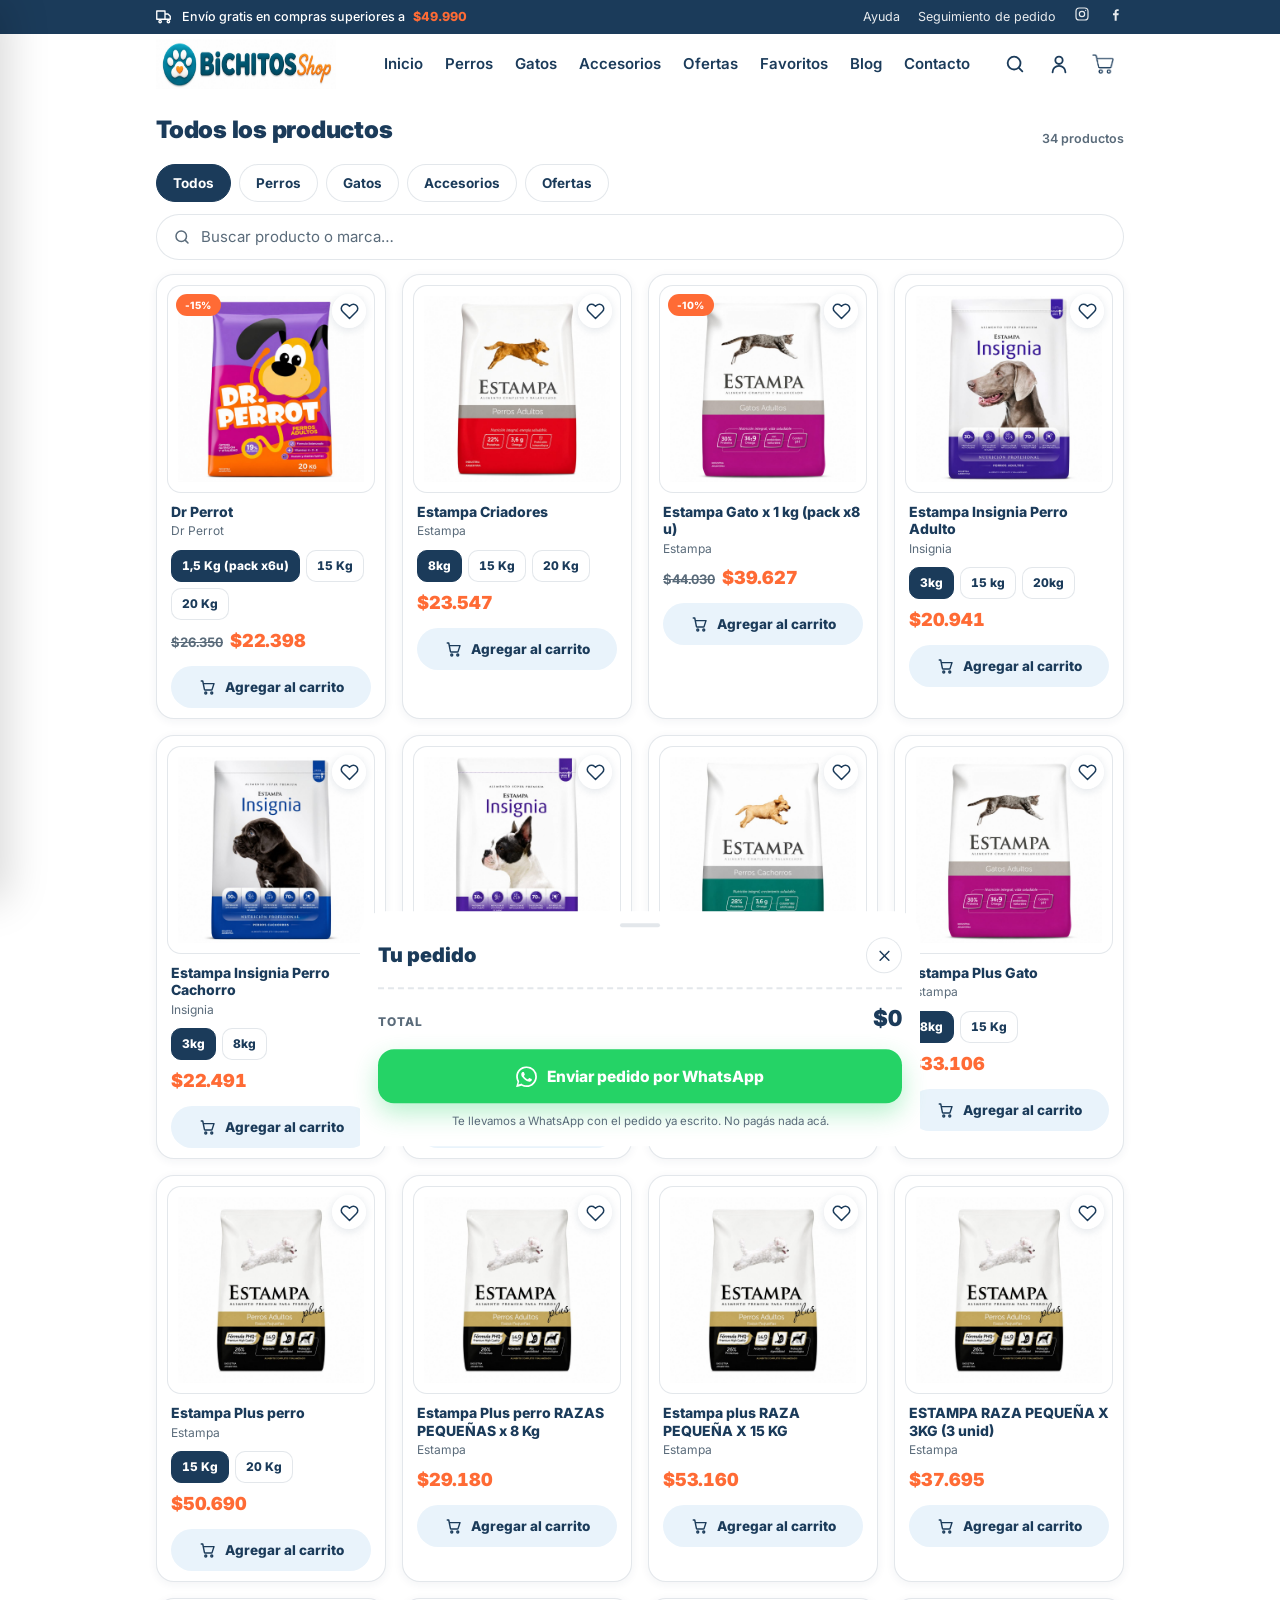
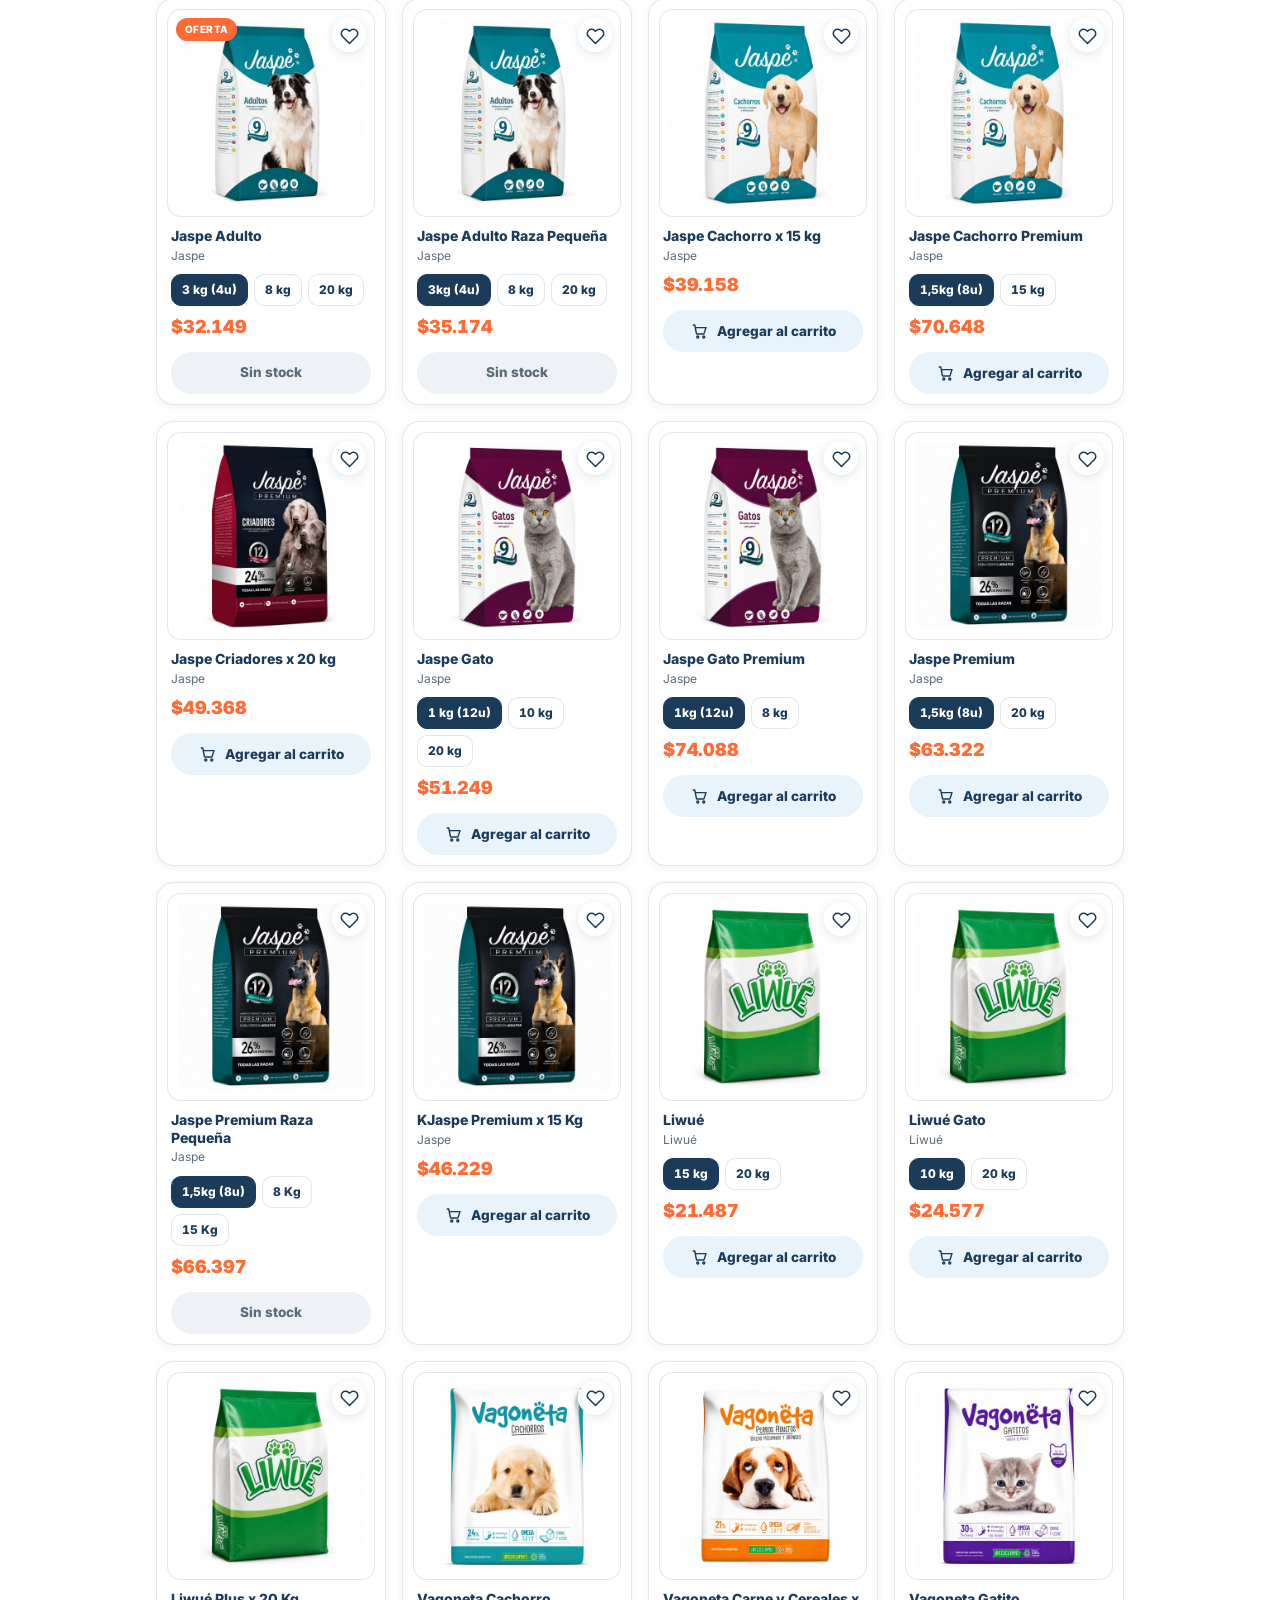
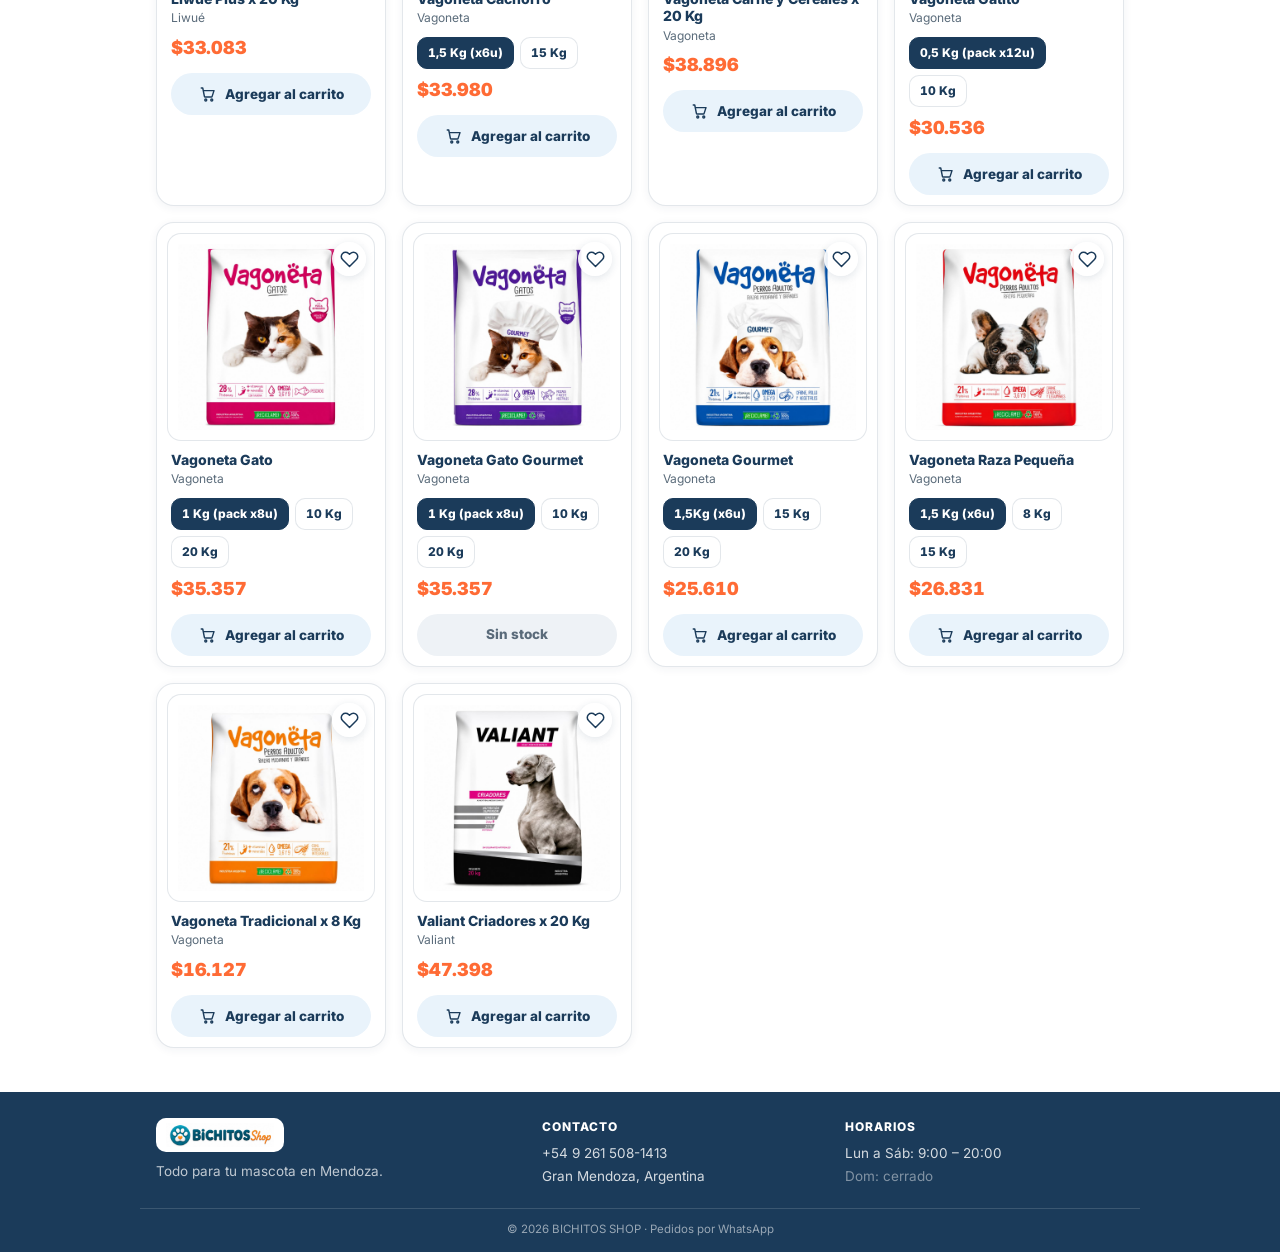
<file: productos.html>
<!DOCTYPE html>
<html lang="es-AR">
<head>
<meta charset="UTF-8" />
<meta name="viewport" content="width=device-width, initial-scale=1, viewport-fit=cover" />
<title>Productos — BICHITOS SHOP</title>
<meta name="description" content="Catálogo de alimentos y accesorios para perros y gatos en Mendoza. Pedí por WhatsApp." />
<meta name="theme-color" content="#1B3B5A" />
<link rel="icon" type="image/png" sizes="32x32" href="img/favicon-32.png?v=8" />
<link rel="icon" type="image/png" sizes="16x16" href="img/favicon-16.png?v=8" />
<link rel="icon" type="image/png" href="img/favicon.png?v=8" />
<link rel="apple-touch-icon" sizes="180x180" href="img/apple-touch-icon.png?v=8" />
<link rel="manifest" href="site.webmanifest" />
<meta property="og:type" content="website" />
<meta property="og:site_name" content="BICHITOS SHOP" />
<meta property="og:title" content="Productos — BICHITOS SHOP" />
<meta property="og:description" content="Mirá todo el catálogo de alimentos y accesorios para perros y gatos. Pedí por WhatsApp." />
<meta property="og:url" content="https://bichitosshop.github.io/bichitosonline/productos.html" />
<meta property="og:image" content="https://bichitosshop.github.io/bichitosonline/img/og-cover.jpg" />
<meta property="og:image:width" content="1200" />
<meta property="og:image:height" content="630" />
<meta name="twitter:card" content="summary_large_image" />
<meta name="twitter:title" content="Productos — BICHITOS SHOP" />
<meta name="twitter:description" content="Mirá todo el catálogo de alimentos y accesorios para perros y gatos. Pedí por WhatsApp." />
<meta name="twitter:image" content="https://bichitosshop.github.io/bichitosonline/img/og-cover.jpg" />
<link rel="preconnect" href="https://fonts.googleapis.com" />
<link rel="preconnect" href="https://fonts.gstatic.com" crossorigin />
<link href="https://fonts.googleapis.com/css2?family=Inter:wght@400;500;600;700;800;900&display=swap" rel="stylesheet" />
<link rel="stylesheet" href="css/home.css?v=10" />
<link rel="stylesheet" href="css/productos.css?v=17" />
</head>
<body>

<a href="#main" class="skip-link">Saltar al contenido principal</a>

<!-- ===== TOP BAR ===== -->
<div class="topbar">
  <div class="wrap topbar-in">
    <p class="topbar-msg">
      <svg viewBox="0 0 24 24" fill="none" stroke="currentColor" stroke-width="1.8" stroke-linecap="round" stroke-linejoin="round" aria-hidden="true"><path d="M1 4h11v11H1zM12 8h4l3 3v4h-7z"/><circle cx="5.5" cy="18" r="1.6"/><circle cx="16.5" cy="18" r="1.6"/></svg>
      Envío gratis en compras superiores a <b>$49.990</b>
    </p>
    <nav class="topbar-links" aria-label="Enlaces de ayuda">
      <a href="contacto.html">Ayuda</a>
      <a href="https://wa.me/5492615081413?text=%C2%A1Hola%20BICHITOS%20SHOP!%20Quiero%20saber%20el%20estado%20de%20mi%20pedido." target="_blank" rel="noopener">Seguimiento de pedido</a>
      <a href="https://instagram.com" target="_blank" rel="noopener" aria-label="Instagram">
        <svg viewBox="0 0 24 24" fill="none" stroke="currentColor" stroke-width="1.8" aria-hidden="true"><rect x="3" y="3" width="18" height="18" rx="5"/><circle cx="12" cy="12" r="4"/><circle cx="17.5" cy="6.5" r="1" fill="currentColor" stroke="none"/></svg>
      </a>
      <a href="https://facebook.com" target="_blank" rel="noopener" aria-label="Facebook">
        <svg viewBox="0 0 24 24" fill="currentColor" aria-hidden="true"><path d="M13 22v-8h2.7l.4-3H13V9c0-.9.3-1.5 1.6-1.5H16V4.9c-.3 0-1.2-.1-2.3-.1-2.3 0-3.7 1.3-3.7 3.8V11H7.5v3H10v8z"/></svg>
      </a>
    </nav>
  </div>
</div>

<!-- ===== HEADER ===== -->
<header class="header" id="header">
  <div class="wrap header-in">
    <button class="icon-btn menu-toggle" id="menuToggle" aria-label="Abrir menú" aria-expanded="false">
      <svg viewBox="0 0 24 24" fill="none" stroke="currentColor" stroke-width="2" stroke-linecap="round" aria-hidden="true"><path d="M4 7h16M4 12h16M4 17h16"/></svg>
    </button>
    <a href="index.html" class="logo" aria-label="BICHITOS SHOP — Inicio"><img src="img/logo.png" alt="BICHITOS SHOP" /></a>
    <nav class="mega-nav" aria-label="Navegación principal">
      <a href="index.html">Inicio</a>
      <a href="productos.html?categoria=perros">Perros</a>
      <a href="productos.html?categoria=gatos">Gatos</a>
      <a href="productos.html?categoria=accesorios">Accesorios</a>
      <a href="productos.html?categoria=ofertas">Ofertas</a>
      <a href="productos.html?wishlist=1">Favoritos</a>
      <a href="blog.html" target="_blank" rel="noopener">Blog</a>
      <a href="contacto.html">Contacto</a>
    </nav>
    <div class="header-actions">
      <a href="#main" class="icon-btn" aria-label="Buscar productos" onclick="document.getElementById('buscador').focus();return false;">
        <svg viewBox="0 0 24 24" fill="none" stroke="currentColor" stroke-width="2" stroke-linecap="round" aria-hidden="true"><circle cx="11" cy="11" r="7"/><path d="m20 20-3.5-3.5"/></svg>
      </a>
      <a href="cuenta.html" class="icon-btn" aria-label="Mi cuenta">
        <svg viewBox="0 0 24 24" fill="none" stroke="currentColor" stroke-width="2" stroke-linecap="round" aria-hidden="true"><circle cx="12" cy="8" r="4"/><path d="M5 21c0-3.9 3.1-7 7-7s7 3.1 7 7"/></svg>
      </a>
      <button class="icon-btn cart-btn" id="openCart" aria-label="Ver carrito">
        <img src="img/icons/ic-cart.png" alt="" class="ic-img" />
        <span class="cart-badge" id="cartBadge" aria-live="polite">0</span>
      </button>
    </div>
  </div>
</header>

<!-- ===== SLIDE-OUT MENU ===== -->
<div class="nav-overlay" id="navOverlay" hidden></div>
<aside class="nav-panel" id="navPanel" aria-label="Menú de navegación">
  <div class="nav-panel-head">
    <img src="img/logo.png" alt="BICHITOS SHOP" />
    <button class="icon-btn" id="navClose" aria-label="Cerrar menú">
      <svg viewBox="0 0 24 24" fill="none" stroke="currentColor" stroke-width="2.2" stroke-linecap="round" aria-hidden="true"><path d="M5 5l14 14M19 5 5 19"/></svg>
    </button>
  </div>
  <nav class="nav-panel-links" aria-label="Categorías">
    <span class="np-group-label">Comprá por categoría</span>
    <a href="productos.html?categoria=perros" data-cat="perros">
      <span class="np-ic np-ic-img"><img src="img/icons/np-perros.png" alt="" /></span>
      <span class="np-txt">Perros</span>
      <svg class="np-chev" viewBox="0 0 24 24" fill="none" stroke="currentColor" stroke-width="2" stroke-linecap="round" stroke-linejoin="round" aria-hidden="true"><path d="m9 6 6 6-6 6"/></svg>
    </a>
    <a href="productos.html?categoria=gatos" data-cat="gatos">
      <span class="np-ic np-ic-img"><img src="img/icons/np-gatos.png" alt="" /></span>
      <span class="np-txt">Gatos</span>
      <svg class="np-chev" viewBox="0 0 24 24" fill="none" stroke="currentColor" stroke-width="2" stroke-linecap="round" stroke-linejoin="round" aria-hidden="true"><path d="m9 6 6 6-6 6"/></svg>
    </a>
    <a href="productos.html?categoria=accesorios" data-cat="otras">
      <span class="np-ic np-ic-img"><img src="img/icons/np-accesorios.png" alt="" /></span>
      <span class="np-txt">Accesorios de mascotas</span>
      <svg class="np-chev" viewBox="0 0 24 24" fill="none" stroke="currentColor" stroke-width="2" stroke-linecap="round" stroke-linejoin="round" aria-hidden="true"><path d="m9 6 6 6-6 6"/></svg>
    </a>
    <a href="productos.html?categoria=ofertas" data-cat="ofertas">
      <span class="np-ic np-ic-img"><img src="img/icons/np-ofertas.png" alt="" /></span>
      <span class="np-txt">Ofertas</span>
      <svg class="np-chev" viewBox="0 0 24 24" fill="none" stroke="currentColor" stroke-width="2" stroke-linecap="round" stroke-linejoin="round" aria-hidden="true"><path d="m9 6 6 6-6 6"/></svg>
    </a>
    <span class="np-divider" aria-hidden="true"></span>
    <a href="cuenta.html" data-cat="cuenta">
      <span class="np-ic"><svg viewBox="0 0 24 24" fill="none" stroke="currentColor" stroke-width="1.7" stroke-linecap="round" stroke-linejoin="round" aria-hidden="true"><circle cx="12" cy="8" r="4"/><path d="M5 21c0-3.9 3.1-7 7-7s7 3.1 7 7"/></svg></span>
      <span class="np-txt">Mi cuenta</span>
      <svg class="np-chev" viewBox="0 0 24 24" fill="none" stroke="currentColor" stroke-width="2" stroke-linecap="round" stroke-linejoin="round" aria-hidden="true"><path d="m9 6 6 6-6 6"/></svg>
    </a>
    <a href="blog.html" target="_blank" rel="noopener" data-cat="blog">
      <span class="np-ic np-ic-img"><img src="img/icons/np-blog.png?v=2" alt="" /></span>
      <span class="np-txt">Blog</span>
      <svg class="np-chev" viewBox="0 0 24 24" fill="none" stroke="currentColor" stroke-width="2" stroke-linecap="round" stroke-linejoin="round" aria-hidden="true"><path d="m9 6 6 6-6 6"/></svg>
    </a>
    <a href="contacto.html" data-cat="contacto">
      <span class="np-ic"><svg viewBox="0 0 24 24" fill="currentColor" aria-hidden="true"><path d="M.057 24l1.687-6.163a11.867 11.867 0 0 1-1.587-5.946C.16 5.335 5.495 0 12.05 0a11.817 11.817 0 0 1 8.413 3.488 11.824 11.824 0 0 1 3.48 8.414c-.003 6.557-5.338 11.892-11.893 11.892a11.9 11.9 0 0 1-5.688-1.448L.057 24zm6.597-3.807c1.676.995 3.276 1.591 5.392 1.592 5.448 0 9.886-4.434 9.889-9.885.002-5.462-4.415-9.89-9.881-9.892-5.452 0-9.887 4.434-9.889 9.884a9.86 9.86 0 0 0 1.51 5.26l-.999 3.648 3.978-1.043zm11.387-5.464c-.074-.124-.272-.198-.57-.347-.297-.149-1.758-.868-2.031-.967-.272-.099-.47-.149-.669.149-.198.297-.768.967-.941 1.165-.173.198-.347.223-.644.074-.297-.149-1.255-.462-2.39-1.475-.883-.788-1.48-1.761-1.653-2.059-.173-.297-.018-.458.13-.606.134-.133.297-.347.446-.521.151-.172.2-.296.3-.495.099-.198.05-.372-.025-.521-.075-.148-.669-1.611-.916-2.206-.242-.579-.487-.501-.669-.51l-.57-.01c-.198 0-.52.074-.792.372s-1.04 1.016-1.04 2.479 1.065 2.876 1.213 3.074c.149.198 2.095 3.2 5.076 4.487.709.306 1.263.489 1.694.626.712.226 1.36.194 1.872.118.571-.085 1.758-.719 2.006-1.413.248-.694.248-1.29.173-1.414z"/></svg></span>
      <span class="np-txt">Contacto</span>
      <svg class="np-chev" viewBox="0 0 24 24" fill="none" stroke="currentColor" stroke-width="2" stroke-linecap="round" stroke-linejoin="round" aria-hidden="true"><path d="m9 6 6 6-6 6"/></svg>
    </a>
  </nav>
  <div class="nav-panel-social">
    <a href="https://wa.me/5492615081413" target="_blank" rel="noopener" class="np-wsp" aria-label="WhatsApp">
      <svg viewBox="0 0 24 24" fill="currentColor" aria-hidden="true"><path d="M.057 24l1.687-6.163a11.867 11.867 0 0 1-1.587-5.946C.16 5.335 5.495 0 12.05 0a11.817 11.817 0 0 1 8.413 3.488 11.824 11.824 0 0 1 3.48 8.414c-.003 6.557-5.338 11.892-11.893 11.892a11.9 11.9 0 0 1-5.688-1.448L.057 24zm6.597-3.807c1.676.995 3.276 1.591 5.392 1.592 5.448 0 9.886-4.434 9.889-9.885.002-5.462-4.415-9.89-9.881-9.892-5.452 0-9.887 4.434-9.889 9.884a9.86 9.86 0 0 0 1.51 5.26l-.999 3.648 3.978-1.043zm11.387-5.464c-.074-.124-.272-.198-.57-.347-.297-.149-1.758-.868-2.031-.967-.272-.099-.47-.149-.669.149-.198.297-.768.967-.941 1.165-.173.198-.347.223-.644.074-.297-.149-1.255-.462-2.39-1.475-.883-.788-1.48-1.761-1.653-2.059-.173-.297-.018-.458.13-.606.134-.133.297-.347.446-.521.151-.172.2-.296.3-.495.099-.198.05-.372-.025-.521-.075-.148-.669-1.611-.916-2.206-.242-.579-.487-.501-.669-.51l-.57-.01c-.198 0-.52.074-.792.372s-1.04 1.016-1.04 2.479 1.065 2.876 1.213 3.074c.149.198 2.095 3.2 5.076 4.487.709.306 1.263.489 1.694.626.712.226 1.36.194 1.872.118.571-.085 1.758-.719 2.006-1.413.248-.694.248-1.29.173-1.414z"/></svg>
    </a>
    <a href="https://instagram.com" target="_blank" rel="noopener" aria-label="Instagram">
      <svg viewBox="0 0 24 24" fill="none" stroke="currentColor" stroke-width="1.8" aria-hidden="true"><rect x="3" y="3" width="18" height="18" rx="5"/><circle cx="12" cy="12" r="4"/><circle cx="17.5" cy="6.5" r="1" fill="currentColor" stroke="none"/></svg>
    </a>
    <a href="https://facebook.com" target="_blank" rel="noopener" aria-label="Facebook">
      <svg viewBox="0 0 24 24" fill="currentColor" aria-hidden="true"><path d="M13 22v-8h2.7l.4-3H13V9c0-.9.3-1.5 1.6-1.5H16V4.9c-.3 0-1.2-.1-2.3-.1-2.3 0-3.7 1.3-3.7 3.8V11H7.5v3H10v8z"/></svg>
    </a>
  </div>
</aside>

<main id="main">
  <!-- OFERTAS: banner (solo en modo ofertas) -->
  <div class="wrap ofertas-only" id="ofertasBanner">
    <section class="of-bottom">
      <img class="of-bottom-tag" src="img/icons/ic-oferta-tag.png" alt="" />
      <div class="of-bottom-txt">
        <b>¡Ahorrá más en grande!</b>
        <span>Muchos productos con descuento por tiempo limitado. No te lo pierdas.</span>
      </div>
      <img class="of-bottom-lines" src="img/icons/ic-oferta-lines.png" alt="" />
      <button class="of-bottom-btn" data-oferta-todas>
        Ver todas las ofertas
        <svg viewBox="0 0 24 24" fill="none" stroke="currentColor" stroke-width="2.4" stroke-linecap="round" stroke-linejoin="round" aria-hidden="true"><path d="M5 12h14M13 6l6 6-6 6"/></svg>
      </button>
    </section>
  </div>

  <div class="wrap">
    <div class="cat-title-row">
      <h1 id="catTitle">Productos</h1>
      <span class="cat-count" id="catCount"></span>
    </div>
  </div>

  <div class="filtros-pills wrap" id="mainPills" role="group" aria-label="Filtrar por categoría">
    <button class="fpill" data-cat="todos">Todos</button>
    <button class="fpill" data-cat="perros">Perros</button>
    <button class="fpill" data-cat="gatos">Gatos</button>
    <button class="fpill" data-cat="accesorios">Accesorios</button>
    <button class="fpill" data-cat="ofertas">Ofertas</button>
  </div>

  <!-- OFERTAS: filtro por categoría (sin "Todos"; se ve todo con el botón del banner) -->
  <div class="filtros-pills wrap ofertas-only" id="ofertasPills" role="group" aria-label="Filtrar ofertas por categoría">
    <button class="fpill" data-ofcat="perros">Perros</button>
    <button class="fpill" data-ofcat="gatos">Gatos</button>
    <button class="fpill" data-ofcat="accesorios">Accesorios</button>
  </div>

  <div class="wrap buscador-wrap">
    <label class="buscador">
      <svg viewBox="0 0 24 24" fill="none" stroke="currentColor" stroke-width="2" stroke-linecap="round" aria-hidden="true"><circle cx="11" cy="11" r="7"/><path d="m20 20-3.5-3.5"/></svg>
      <input id="buscador" type="search" placeholder="Buscar producto o marca…" autocomplete="off" aria-label="Buscar productos" />
    </label>
  </div>

  <section class="prod-grid wrap" id="grid" aria-live="polite"></section>
</main>

<!-- ===== FOOTER ===== -->
<footer class="footer">
  <div class="wrap footer-grid">
    <div class="f-brand">
      <img src="img/logo.png" alt="BICHITOS SHOP" />
      <p>Todo para tu mascota en Mendoza.</p>
    </div>
    <div class="f-col">
      <h4>Contacto</h4>
      <a href="https://wa.me/5492615081413" target="_blank" rel="noopener">+54 9 261 508-1413</a>
      <p>Gran Mendoza, Argentina</p>
    </div>
    <div class="f-col">
      <h4>Horarios</h4>
      <p>Lun a Sáb: 9:00 – 20:00</p>
      <p class="f-dim">Dom: cerrado</p>
    </div>
  </div>
  <div class="wrap footer-bottom">© 2026 BICHITOS SHOP · Pedidos por WhatsApp</div>
</footer>

<!-- ===== BARRA DE PEDIDO ===== -->
<button class="order-bar" id="orderBar" aria-label="Ver tu pedido">
  <span class="order-bar-left">
    <small id="barCount">0 productos</small>
    <b id="barTotal">$0</b>
  </span>
  <span class="order-bar-cta">Ver pedido
    <svg viewBox="0 0 24 24" fill="none" stroke="currentColor" stroke-width="2.2" stroke-linecap="round" stroke-linejoin="round" aria-hidden="true"><path d="M5 12h14M13 6l6 6-6 6"/></svg>
  </span>
</button>

<!-- ===== SHEET TICKET ===== -->
<div class="sheet-overlay" id="sheetOverlay"></div>
<section class="sheet" id="sheet" role="dialog" aria-modal="true" aria-label="Tu pedido">
  <div class="sheet-grab"></div>
  <div class="sheet-head">
    <h2>Tu pedido</h2>
    <button class="sheet-x" id="sheetClose" aria-label="Cerrar">
      <svg viewBox="0 0 24 24" fill="none" stroke="currentColor" stroke-width="2.4" stroke-linecap="round" aria-hidden="true"><path d="M5 5l14 14M19 5 5 19"/></svg>
    </button>
  </div>
  <div class="sheet-scroll">
    <div id="ticketBox">
      <div id="tItems"></div>
      <div class="ticket-total"><span>Total</span><b id="tTotal">$0</b></div>
    </div>
    <div class="sheet-empty" id="sheetEmpty" hidden>
      <b>Tu pedido está vacío</b>
      Agregá productos y van a aparecer acá.
    </div>
  </div>
  <!-- Datos de envío (aparecen si faltan nombre o dirección) -->
  <form class="co-form" id="coForm" hidden novalidate>
    <div id="coBody"></div>
  </form>
  <button class="sheet-wa" id="sheetWa">
    <svg viewBox="0 0 24 24" fill="currentColor" aria-hidden="true"><path d="M.057 24l1.687-6.163a11.867 11.867 0 0 1-1.587-5.946C.16 5.335 5.495 0 12.05 0a11.817 11.817 0 0 1 8.413 3.488 11.824 11.824 0 0 1 3.48 8.414c-.003 6.557-5.338 11.892-11.893 11.892a11.9 11.9 0 0 1-5.688-1.448L.057 24zm6.597-3.807c1.676.995 3.276 1.591 5.392 1.592 5.448 0 9.886-4.434 9.889-9.885.002-5.462-4.415-9.89-9.881-9.892-5.452 0-9.887 4.434-9.889 9.884a9.86 9.86 0 0 0 1.51 5.26l-.999 3.648 3.978-1.043zm11.387-5.464c-.074-.124-.272-.198-.57-.347-.297-.149-1.758-.868-2.031-.967-.272-.099-.47-.149-.669.149-.198.297-.768.967-.941 1.165-.173.198-.347.223-.644.074-.297-.149-1.255-.462-2.39-1.475-.883-.788-1.48-1.761-1.653-2.059-.173-.297-.018-.458.13-.606.134-.133.297-.347.446-.521.151-.172.2-.296.3-.495.099-.198.05-.372-.025-.521-.075-.148-.669-1.611-.916-2.206-.242-.579-.487-.501-.669-.51l-.57-.01c-.198 0-.52.074-.792.372s-1.04 1.016-1.04 2.479 1.065 2.876 1.213 3.074c.149.198 2.095 3.2 5.076 4.487.709.306 1.263.489 1.694.626.712.226 1.36.194 1.872.118.571-.085 1.758-.719 2.006-1.413.248-.694.248-1.29.173-1.414z"/></svg>
    <span id="sheetWaTxt">Enviar pedido por WhatsApp</span>
  </button>
  <p class="sheet-note">Te llevamos a WhatsApp con el pedido ya escrito. No pagás nada acá.</p>
</section>

<!-- ===== BOTTOM NAV ===== -->
<nav class="bottom-nav" aria-label="Navegación inferior">
  <a href="index.html" data-nav="inicio">
    <img src="img/icons/ic-home.png" alt="" /><span>Inicio</span>
  </a>
  <a href="productos.html" data-nav="categorias">
    <img src="img/icons/ic-grid.png" alt="" /><span>Categorías</span>
  </a>
  <a href="productos.html?categoria=ofertas" data-nav="ofertas">
    <img src="img/icons/ic-ticket.png" alt="" /><span>Ofertas</span>
  </a>
  <a href="blog.html" data-nav="blog">
    <img src="img/icons/ic-blog.png?v=2" alt="" />
    <span>Blog</span>
  </a>
  <a href="productos.html?wishlist=1" data-nav="favoritos">
    <svg class="nav-heart" viewBox="0 0 24 24" fill="none" stroke="currentColor" stroke-width="1.9" stroke-linecap="round" stroke-linejoin="round" aria-hidden="true"><path d="M20.8 5.6a5.4 5.4 0 0 0-7.7 0L12 6.7l-1.1-1.1a5.4 5.4 0 1 0-7.7 7.7L12 22l8.8-8.7a5.4 5.4 0 0 0 0-7.7z"/></svg>
    <span>Favoritos</span>
  </a>
  <a href="contacto.html" data-nav="contacto">
    <img src="img/icons/ic-whatsapp.png" alt="" /><span>Contacto</span>
  </a>
</nav>

<script src="js/config.js"></script>
<script src="js/api-service.js"></script>
<script src="js/productos.js?v=12"></script>
<script src="js/home.js?v=10"></script>
</body>
</html>
</file>
<file: css/home.css>
/* ============================================================
   BICHITOS SHOP — Homepage (rediseño calcado de mockup)
   Paleta BLOQUEADA: navy #1B3B5A + naranja #FF6B35 + teal.
   Mobile-first. Fuente Inter.
   ============================================================ */
:root {
  --navy: #1B3B5A;
  --navy-deep: #14314a;
  --orange: #FF6B35;
  --orange-dark: #ec5a26;
  --teal: #2EC4B6;
  --cream: #FBF8F3;
  --paper: #FFFFFF;
  --ink: #22312A;
  --muted: #5a6b7a;
  --hairline: rgba(27, 58, 89, 0.12);
  --wsp: #25D366;
  --r-card: 18px;
  --r-pill: 999px;
  --shadow-sm: 0 2px 10px rgba(27, 58, 89, 0.06);
  --shadow: 0 10px 30px rgba(27, 58, 89, 0.10);
  --shadow-orange: 0 8px 22px rgba(255, 107, 53, 0.28);
  --spring: cubic-bezier(.34, 1.56, .64, 1);
  --smooth: cubic-bezier(.22, 1, .36, 1);
  --font: 'Inter', -apple-system, BlinkMacSystemFont, 'Segoe UI', Roboto, sans-serif;
  --header-h: 60px;
}
* { box-sizing: border-box; -webkit-tap-highlight-color: transparent; margin: 0; padding: 0; }
html { scroll-behavior: smooth; }
body {
  font-family: var(--font);
  background: #FFFFFF;
  color: var(--ink);
  font-size: 15px;
  line-height: 1.45;
  -webkit-font-smoothing: antialiased;
  padding-bottom: calc(64px + env(safe-area-inset-bottom));  /* bottom nav */
}
img { max-width: 100%; display: block; }
a { text-decoration: none; color: inherit; }
button { font-family: inherit; cursor: pointer; border: none; background: none; }
li { list-style: none; }
:focus-visible { outline: 2px solid var(--orange); outline-offset: 2px; border-radius: 6px; }
.wrap { max-width: 1180px; margin: 0 auto; padding-left: 16px; padding-right: 16px; }
.visually-hidden { position: absolute; width: 1px; height: 1px; overflow: hidden; clip: rect(0 0 0 0); white-space: nowrap; }
.skip-link { position: absolute; left: -999px; top: 0; background: var(--orange); color: #fff; padding: 10px 16px; z-index: 999; font-weight: 800; }
.skip-link:focus { left: 0; }
.desktop-only { display: none; }

/* ===== TOP BAR ===== */
.topbar {
  padding-top: env(safe-area-inset-top); background: var(--navy); color: #fff; font-size: 12.5px; }
.topbar-in { display: flex; align-items: center; justify-content: center; gap: 18px; min-height: 34px; }
.topbar-msg { display: flex; align-items: center; gap: 8px; font-weight: 500; }
.topbar-msg svg { width: 18px; height: 18px; flex: none; }
.topbar-msg b { color: var(--orange); font-weight: 800; }
.topbar-links { display: none; align-items: center; gap: 18px; }
.topbar-links a { opacity: .9; }
.topbar-links a:hover { opacity: 1; }
.topbar-links svg { width: 16px; height: 16px; }

/* ===== HEADER ===== */
.header {
  position: sticky; top: 0; z-index: 50;
  background: #fff;                       /* siempre blanco sólido (el logo tiene fondo blanco) */
  border-bottom: 1px solid transparent;
  transition: border-color .25s, box-shadow .25s;
}
.header.scrolled { border-bottom-color: var(--hairline); box-shadow: var(--shadow-sm); }
.header-in { display: flex; align-items: center; gap: 12px; height: var(--header-h); }
.icon-btn {
  width: 42px; height: 42px; border-radius: 50%;
  display: grid; place-items: center; color: var(--navy);
  transition: background .2s, transform .15s var(--spring);
  flex: none; position: relative;
}
.icon-btn:hover { background: rgba(27, 58, 89, 0.06); }
.icon-btn:active { transform: scale(.92); }
.icon-btn svg { width: 22px; height: 22px; }
.logo { display: flex; align-items: center; margin-right: auto; }
.logo img { height: 42px; width: auto; }
.mega-nav { display: none; }
.header-actions { display: flex; align-items: center; gap: 2px; }
.cart-btn .cart-badge {
  position: absolute; top: 2px; right: 2px; min-width: 18px; height: 18px; padding: 0 4px;
  border-radius: 999px; background: var(--orange); color: #fff;
  font-size: 11px; font-weight: 800; display: grid; place-items: center;
  opacity: 0; transform: scale(.4); transition: .25s var(--spring);
}
.cart-btn .cart-badge.on { opacity: 1; transform: scale(1); }

/* ===== SLIDE-OUT MENU ===== */
.nav-overlay { position: fixed; inset: 0; background: rgba(20, 32, 26, .45); z-index: 90; opacity: 0; transition: opacity .3s; }
.nav-overlay.on { opacity: 1; }
.nav-panel {
  position: fixed; top: 0; left: 0; bottom: 0; z-index: 95;
  width: 85%; max-width: 340px; background: var(--paper);
  transform: translateX(-100%); transition: transform .35s var(--smooth);
  display: flex; flex-direction: column;
  padding: 0 0 calc(16px + env(safe-area-inset-bottom));
  box-shadow: 8px 0 40px rgba(0, 0, 0, .15);
}
.nav-panel.on { transform: translateX(0); }
.nav-panel-head { display: flex; align-items: center; justify-content: space-between; padding: 14px 16px; border-bottom: 1px solid var(--hairline); }
.nav-panel-head img { height: 30px; }
.nav-panel-links { display: flex; flex-direction: column; padding: 10px 0; flex: 1; overflow-y: auto; }
.np-group-label { font-size: 11px; font-weight: 800; letter-spacing: .08em; text-transform: uppercase; color: var(--muted); padding: 6px 22px 8px; }
.nav-panel-links a {
  display: flex; align-items: center; gap: 12px; padding: 9px 14px;
  font-size: 15.5px; font-weight: 700; color: var(--navy);
  border-radius: 14px; margin: 2px 10px; transition: background .2s, transform .12s var(--spring);
}
.nav-panel-links a:active { transform: scale(.98); }
.np-ic { width: 38px; height: 38px; border-radius: 11px; display: grid; place-items: center; color: var(--navy); flex: none; }
.np-ic svg { width: 21px; height: 21px; }
/* chips con imagen (círculos de color ya incluidos en el PNG) */
.np-ic.np-ic-img { background: none !important; border-radius: 50%; overflow: hidden; }
.np-ic.np-ic-img img { width: 100%; height: 100%; object-fit: cover; display: block; }
.np-txt { flex: 1; }
.np-chev { width: 18px; height: 18px; color: var(--muted); opacity: .45; flex: none; }
.np-divider { height: 1px; background: var(--hairline); margin: 10px 22px; }
/* Chips por categoría (pasteles del mockup) → da profundidad, no plano */
.nav-panel-links a[data-cat="perros"]  .np-ic { background: #DCEEF8; }
.nav-panel-links a[data-cat="gatos"]   .np-ic { background: #FBE4E1; }
.nav-panel-links a[data-cat="otras"]   .np-ic { background: #FBF0D8; }
.nav-panel-links a[data-cat="ofertas"] .np-ic { background: #DDF1E5; color: #1f7a4d; }
.nav-panel-links a[data-cat="blog"]    .np-ic { background: #E7E6F6; }
.nav-panel-links a[data-cat="contacto"].np-ic { background: #D9F2EF; }
.nav-panel-links a[data-cat="perros"]:hover  { background: #EDF6FB; }
.nav-panel-links a[data-cat="gatos"]:hover   { background: #FDF1EF; }
.nav-panel-links a[data-cat="otras"]:hover   { background: #FCF7E9; }
.nav-panel-links a[data-cat="ofertas"]:hover { background: #EEF8F2; }
.nav-panel-links a[data-cat="blog"]:hover    { background: #F2F1FB; }
.nav-panel-links a[data-cat="contacto"]:hover{ background: #ECF8F6; }
.nav-panel-social { display: flex; gap: 12px; padding: 16px 20px 4px; border-top: 1px solid var(--hairline); }
.nav-panel-social a { width: 42px; height: 42px; border-radius: 50%; display: grid; place-items: center; background: var(--cream); color: var(--navy); }
.nav-panel-social .np-wsp { background: var(--wsp); color: #fff; }
.nav-panel-social svg { width: 22px; height: 22px; }

/* ===== HERO ===== */
/* Imagen real completa (texto+botón horneados). Solo un botón
   transparente clickeable posicionado sobre el botón horneado. */
.hero-wrap { padding-top: 14px; }
.hero { position: relative; border-radius: var(--r-card); overflow: hidden; box-shadow: var(--shadow-sm); }
.hero-img { width: 100%; height: auto; display: block; }
.hero-btn {
  position: absolute; left: 3.8%; top: 72.3%; width: 28.6%; height: 11.7%;
  border-radius: var(--r-pill); cursor: pointer;
}
.hero-btn:focus-visible { outline: 3px solid #fff; outline-offset: 2px; }

/* Botón primario (pill naranja con flecha en círculo) */
.btn-primary {
  display: inline-flex; align-items: center; gap: 10px; white-space: nowrap;
  background: var(--orange); color: #fff; font-weight: 800;
  border-radius: var(--r-pill); padding: 13px 14px 13px 22px;
  box-shadow: var(--shadow-orange); transition: transform .18s var(--spring), background .2s;
}
.btn-primary:hover { background: var(--orange-dark); transform: translateY(-1px); }
.btn-primary:active { transform: scale(.97); }
.btn-primary .btn-arrow { width: 30px; height: 30px; border-radius: 50%; background: rgba(255, 255, 255, .22); display: grid; place-items: center; transition: transform .2s var(--spring); }
.btn-primary:hover .btn-arrow { transform: translateX(2px); }
.btn-primary .btn-arrow svg { width: 17px; height: 17px; }

/* ===== TRUST STRIP ===== */
.trust {
  display: grid; grid-template-columns: repeat(2, 1fr); gap: 14px 10px;
  background: var(--paper); border-radius: var(--r-card);
  margin-top: 16px; padding: 18px 14px; box-shadow: var(--shadow-sm);
}
.trust-item { display: flex; flex-direction: column; align-items: center; text-align: center; gap: 7px; }
.trust-ic { width: 46px; height: 46px; border-radius: 50%; background: #EAF2F8; color: var(--navy); display: grid; place-items: center; }
.trust-ic svg { width: 24px; height: 24px; }
.trust-ic img { width: 24px; height: 24px; object-fit: contain; }
.icon-btn .ic-img { width: 22px; height: 22px; object-fit: contain; }
.trust-item b { display: block; font-size: 13px; color: var(--navy); font-weight: 800; }
.trust-item small { font-size: 11.5px; color: var(--muted); }

/* Versión compacta (abajo de los banners) */
.trust-mini { grid-template-columns: repeat(4, 1fr); gap: 6px; padding: 12px 6px; margin-top: 12px; }
.trust-mini .trust-item { flex-direction: column; text-align: center; gap: 5px; }
.trust-mini .trust-ic { width: 30px; height: 30px; }
.trust-mini .trust-ic svg { width: 16px; height: 16px; }
.trust-mini .trust-ic img { width: 17px; height: 17px; }
.trust-mini .trust-item b { font-size: 11px; line-height: 1.2; }

/* ===== SECTION HEAD ===== */
.section-head { display: flex; align-items: flex-end; justify-content: space-between; margin: 22px 0 12px; }
.section-title { font-size: 22px; font-weight: 900; color: var(--navy); letter-spacing: -.01em; }
.section-sub { font-size: 13.5px; color: var(--muted); margin-top: 2px; }
.ver-todas { display: inline-flex; align-items: center; gap: 5px; color: var(--navy); font-weight: 700; font-size: 13.5px; }
.ver-todas svg { width: 16px; height: 16px; }

/* ===== CATEGORÍAS ===== */
.cat-grid { display: grid; grid-template-columns: repeat(4, 1fr); gap: 8px; }
.cat-card { position: relative; border-radius: var(--r-card); overflow: hidden; display: block; box-shadow: var(--shadow-sm); transition: transform .2s var(--spring), box-shadow .2s; }
.cat-card:hover { transform: translateY(-3px); box-shadow: var(--shadow); }
.cat-card:active { transform: scale(.98); }
.cat-card img { width: 100%; height: 100%; object-fit: cover; }
.cat-go {
  position: absolute; left: 50%; bottom: 9%; transform: translateX(-50%);
  width: 14%; aspect-ratio: 1; min-width: 34px; max-width: 48px;
  background: #fff; color: var(--navy); border-radius: 50%;
  display: grid; place-items: center; box-shadow: var(--shadow-sm);
  transition: transform .2s var(--spring);
}
.cat-card:hover .cat-go { transform: translateX(-50%) scale(1.08); }
.cat-go svg { width: 45%; height: 45%; }

/* ===== BANNERS ===== */
.banner-wrap { margin-top: 12px; }
.banner { display: block; position: relative; width: 100%; border-radius: var(--r-card); overflow: hidden; box-shadow: var(--shadow-sm); transition: transform .2s var(--spring), box-shadow .2s; }
.banner:hover { transform: translateY(-2px); box-shadow: var(--shadow); }
.banner:active { transform: scale(.99); }
.banner img { width: 100%; height: auto; }
/* zona del botón "calcada" sobre el botón horneado (foco/click reales) */
.banner-cta-zone { position: absolute; }
.banner-blog .banner-cta-zone { left: 6.5%; bottom: 14%; width: 26%; height: 18%; border-radius: 999px; }

.pie { text-align: center; font-size: 11.5px; color: var(--muted); padding: 24px 16px 10px; }

/* ===== FOOTER ===== */
.footer { margin-top: 24px; background: var(--navy); color: rgba(255, 255, 255, .85); }
.footer-grid { display: grid; grid-template-columns: 1fr; gap: 20px; padding-top: 26px; padding-bottom: 6px; }
.f-brand img { height: 34px; width: auto; background: #fff; border-radius: 10px; padding: 5px 10px; }
.f-brand p { margin-top: 10px; font-size: 13.5px; color: rgba(255, 255, 255, .72); }
.f-col h4 { font-size: 12px; font-weight: 800; letter-spacing: .08em; text-transform: uppercase; color: #fff; margin-bottom: 7px; }
.f-col p, .f-col a { display: block; font-size: 13.5px; color: rgba(255, 255, 255, .82); line-height: 1.7; }
.f-col a:hover { color: var(--orange); }
.f-dim { opacity: .55; font-size: 12.5px; }
.footer-bottom { border-top: 1px solid rgba(255, 255, 255, .14); margin-top: 14px; padding-top: 12px; padding-bottom: 14px; font-size: 11.5px; color: rgba(255, 255, 255, .55); text-align: center; }
@media (min-width: 768px) {
  .footer-grid { grid-template-columns: 1.3fr 1fr 1fr; gap: 24px; }
}

/* ===== BOTTOM NAV (mobile) ===== */
.bottom-nav {
  position: fixed; left: 0; right: 0; bottom: 0; z-index: 60;
  display: flex; background: var(--paper);
  border-top: 1px solid var(--hairline);
  padding-bottom: env(safe-area-inset-bottom);
  box-shadow: 0 -4px 20px rgba(27, 58, 89, .06);
}
.bottom-nav a { flex: 1; min-width: 0; display: flex; flex-direction: column; align-items: center; gap: 3px; padding: 9px 0 8px; color: var(--muted); font-size: 10px; font-weight: 600; transition: color .2s; }
.bottom-nav a span { max-width: 100%; overflow: hidden; text-overflow: ellipsis; white-space: nowrap; }
.bottom-nav a svg { width: 22px; height: 22px; color: var(--navy); }   /* mismo navy que los PNG */
.bottom-nav a img { width: 22px; height: 22px; object-fit: contain; }
.bottom-nav a.active { color: var(--teal); font-weight: 700; }
.bottom-nav a.active svg { color: var(--teal); }

/* ============================================================
   DESKTOP
   ============================================================ */
@media (min-width: 768px) {
  body { padding-bottom: 0; }
  .wrap { max-width: 1000px; }               /* todo el inicio más contenido */
  .desktop-only { display: revert; }
  .icon-btn.desktop-only { display: grid; }   /* restaura el centrado del ícono cuenta */
  .bottom-nav { display: none; }
  .menu-toggle { display: none; }
  .topbar-in { justify-content: space-between; }
  .topbar-links { display: flex; }

  .header-in { gap: 24px; }
  .logo img { height: 50px; }
  .mega-nav { display: flex; align-items: center; gap: 22px; margin-right: auto; }
  .mega-nav a { font-size: 15px; font-weight: 600; color: var(--navy); padding: 6px 0; position: relative; }
  .mega-nav a:hover { color: var(--orange); }
  .mega-nav a.active { color: var(--orange); }
  .mega-nav a.active::after { content: ''; position: absolute; left: 0; right: 0; bottom: -2px; height: 2px; background: var(--orange); border-radius: 2px; }
  .logo { margin-right: 24px; }

  /* Hero contenido: no gigante en desktop (se topea por alto y se centra).
     Nunca superar el tamaño nativo de la imagen (782px) = nitidez. */
  .hero-wrap { padding-top: 18px; }
  .hero { width: fit-content; max-width: 100%; margin: 0 auto; }
  .hero-img { max-height: 400px; width: auto; max-width: 100%; }

  /* Secciones de contenido más angostas y centradas (imágenes a tamaño nativo o menor) */
  .categorias, .banner-wrap, .trust { max-width: 872px; margin-left: auto; margin-right: auto; }

  .trust { grid-template-columns: repeat(4, 1fr); gap: 10px; padding: 14px; margin-top: 18px; }

  .cat-grid { grid-template-columns: repeat(4, 1fr); gap: 14px; }
  /* proporción natural del panel: sin recorte (la flecha horneada queda visible) */
  .section-head { margin: 26px 0 14px; }
  .section-title { font-size: 24px; }

  .banner-wrap { margin-top: 14px; }
}

@media (min-width: 1024px) {
  .hero-eyebrow { font-size: 1.1rem; }
}

/* ===== CONTACTO ===== */
.contacto-head { padding: 18px 0 4px; }
.contacto-head h1 { font-size: 24px; font-weight: 900; color: var(--navy); letter-spacing: -.01em; }
.contacto-head p { font-size: 13.5px; color: var(--muted); margin-top: 2px; }
.wa-card {
  margin-top: 14px; background: var(--navy); border-radius: var(--r-card);
  padding: 22px 20px; color: #fff; text-align: center;
}
.wa-card h2 { font-size: 20px; font-weight: 900; }
.wa-card h2 b { color: var(--orange); }
.wa-card p { font-size: 13.5px; color: rgba(255, 255, 255, .8); margin: 6px auto 16px; max-width: 34ch; }
.wa-card .wa-btn {
  display: inline-flex; align-items: center; justify-content: center; gap: 10px;
  min-height: 54px; padding: 0 26px; border-radius: var(--r-pill);
  background: var(--wsp); color: #fff; font-size: 15px; font-weight: 800;
  box-shadow: 0 10px 24px rgba(37, 211, 102, .30); transition: transform .15s var(--spring);
}
.wa-card .wa-btn:active { transform: scale(.97); }
.wa-card .wa-btn svg { width: 21px; height: 21px; }
.info-grid { display: grid; grid-template-columns: 1fr; gap: 12px; margin-top: 14px; }
.info-card {
  display: flex; align-items: center; gap: 14px;
  background: var(--paper); border: 1px solid var(--hairline); border-radius: var(--r-card);
  padding: 16px; box-shadow: var(--shadow-sm);
}
.info-ic { width: 46px; height: 46px; border-radius: 13px; background: #EAF2F8; display: grid; place-items: center; flex: none; }
.info-ic img { width: 24px; height: 24px; object-fit: contain; }
.info-card b { display: block; font-size: 14.5px; color: var(--navy); font-weight: 800; }
.info-card p { font-size: 13px; color: var(--muted); margin-top: 1px; }
@media (min-width: 768px) {
  .contacto-main { max-width: 760px; margin: 0 auto; }
  .info-grid { grid-template-columns: repeat(3, 1fr); }
  .info-card { flex-direction: column; text-align: center; padding: 20px 14px; }
}

/* ===== PILLS (compartidas: productos + blog) ===== */
.fpill {
  scroll-snap-align: start; flex: none; height: 38px; padding: 0 16px;
  border-radius: var(--r-pill); border: 1px solid var(--hairline);
  background: var(--paper); color: var(--navy); font-size: 13.5px; font-weight: 700;
  cursor: pointer;
  transition: background .2s, color .2s, border-color .2s, transform .12s var(--spring);
}
.fpill:active { transform: scale(.95); }
.fpill.act { background: var(--navy); border-color: var(--navy); color: #fff; }

/* ===== BLOG ===== */
.blog-main { padding-bottom: 10px; }
.crumbs { font-size: 12px; color: var(--muted); padding: 14px 0 2px; }
.crumbs a { color: var(--muted); }
.crumbs b { color: var(--navy); font-weight: 700; }
.blog-head h1 { font-size: 24px; font-weight: 900; color: var(--navy); letter-spacing: -.01em; }
.blog-head p { font-size: 13.5px; color: var(--muted); margin-top: 3px; max-width: 34ch; }
.blog-note {
  display: flex; align-items: center; gap: 10px; margin-top: 14px;
  background: var(--orange-bg, #FFF4EC); border: 1px solid rgba(255, 107, 53, .25);
  border-radius: 12px; padding: 10px 14px; font-size: 12.5px; font-weight: 600; color: #b0501f;
}
.blog-note svg { width: 16px; height: 16px; flex: none; color: var(--orange); }
.blog-pills { display: flex; gap: 8px; overflow-x: auto; padding: 14px 0 4px; scrollbar-width: none; }
.blog-pills::-webkit-scrollbar { display: none; }
.blog-list { display: grid; gap: 12px; margin-top: 12px; }
.post {
  background: var(--paper); border: 1px solid var(--hairline); border-radius: var(--r-card);
  padding: 10px; box-shadow: var(--shadow-sm); overflow: hidden;
}
.post-top { display: flex; gap: 12px; align-items: stretch; }
.post-img { flex: 0 0 38%; max-width: 170px; border-radius: 12px; overflow: hidden; }
.post-img img { width: 100%; height: 100%; object-fit: cover; }
.post-body { flex: 1; min-width: 0; display: flex; flex-direction: column; padding: 4px 4px 2px 0; }
.post-chip {
  align-self: flex-start; font-size: 10px; font-weight: 800; letter-spacing: .08em;
  text-transform: uppercase; padding: 3px 8px; border-radius: 999px; margin-bottom: 6px;
}
.chip-alimentacion { background: #FFF0E6; color: #c2571b; }
.chip-gatos { background: #FBE4E1; color: #b04a3d; }
.chip-educacion { background: #E3F0F7; color: #1e5f8a; }
.chip-productos { background: #DDF1E5; color: #1f7a4d; }
.chip-salud { background: #FDECEC; color: #b03a3a; }
.post-title { font-size: 15px; font-weight: 800; color: var(--navy); line-height: 1.25; }
.post-excerpt { font-size: 12.5px; color: var(--muted); line-height: 1.45; margin-top: 5px;
  display: -webkit-box; -webkit-line-clamp: 3; -webkit-box-orient: vertical; overflow: hidden; }
.post-meta { display: flex; align-items: center; justify-content: space-between; margin-top: auto; padding-top: 8px; }
.post-mins { display: inline-flex; align-items: center; gap: 5px; font-size: 11px; color: var(--muted); }
.post-mins img { width: 13px; height: 13px; opacity: .7; }
.post-read {
  display: inline-flex; align-items: center; gap: 5px; border: 0; background: none;
  font-size: 12.5px; font-weight: 800; color: var(--navy); cursor: pointer; padding: 4px 0;
}
.post-read svg { width: 14px; height: 14px; transition: transform .25s var(--smooth); }
.post.open .post-read svg { transform: rotate(90deg); }
.post-full { display: none; padding: 12px 8px 6px; border-top: 1px solid var(--hairline); margin-top: 10px; }
.post.open .post-full { display: block; }
.post-full p { font-size: 13.5px; color: #3d4c5c; line-height: 1.6; margin-bottom: 10px; }
.post-full ul { margin: 0 0 10px 18px; }
.post-full li { font-size: 13.5px; color: #3d4c5c; line-height: 1.6; list-style: disc; margin-bottom: 4px; }
.post-full b { color: var(--navy); }
.blog-cta {
  margin-top: 18px; background: var(--navy); border-radius: var(--r-card);
  padding: 18px; display: flex; align-items: center; justify-content: space-between; gap: 14px;
}
.blog-cta p { color: #fff; font-size: 13.5px; font-weight: 700; line-height: 1.35; }
.blog-cta p small { display: block; font-weight: 500; font-size: 11.5px; color: rgba(255,255,255,.7); margin-top: 2px; }
.blog-cta a {
  flex: none; display: inline-flex; align-items: center; gap: 8px;
  background: var(--orange); color: #fff; font-size: 13px; font-weight: 800;
  border-radius: var(--r-pill); padding: 11px 18px; transition: transform .15s var(--spring);
}
.blog-cta a:active { transform: scale(.96); }
@media (min-width: 768px) {
  .blog-main { max-width: 760px; margin: 0 auto; }
  .blog-pills { padding-left: 0; padding-right: 0; }
  .post-img { max-width: 200px; }
  .post-title { font-size: 16.5px; }
}

/* ===== Reduced motion ===== */
@media (prefers-reduced-motion: reduce) {
  * { animation: none !important; transition: none !important; }
  html { scroll-behavior: auto; }
}
</file>
<file: css/admin.css>
/* ============================================================
   BICHITOS SHOP — Panel administrador
   Mobile-first · botones grandes · verde=guardar/publicar · rojo=eliminar
   ============================================================ */
:root {
  --navy: #1B3B5A;
  --orange: #FF6B35;
  --teal: #2EC4B6;
  --green: #1FA463;      /* guardar / publicar */
  --green-bg: #E6F6EE;
  --red: #E3402B;        /* irreversible */
  --red-bg: #FBE9E7;
  --ink: #16232E;
  --muted: #6B7A88;
  --hairline: #E4EAF0;
  --paper: #fff;
  --bg: #F4F7FA;
  --r: 16px;
  --shadow: 0 4px 18px rgba(27,59,90,.08);
  --shadow-lg: 0 16px 40px rgba(27,59,90,.20);
}

* { margin: 0; padding: 0; box-sizing: border-box; -webkit-tap-highlight-color: transparent; }
html { -webkit-text-size-adjust: 100%; }
body {
  font-family: 'Inter', system-ui, sans-serif; background: var(--bg); color: var(--ink);
  font-size: 15px; line-height: 1.4; padding-bottom: env(safe-area-inset-bottom);
}
button { font: inherit; cursor: pointer; border: 0; background: none; color: inherit; }
input, select { font: inherit; }
img { display: block; max-width: 100%; }
[hidden] { display: none !important; }

/* ============================================================
   LOGIN
   ============================================================ */
.adm-login {
  position: fixed; inset: 0; z-index: 200; display: grid; place-items: center; padding: 24px;
  background: linear-gradient(160deg, #1B3B5A, #16324c);
}
.adm-login-card {
  width: 100%; max-width: 360px; background: #fff; border-radius: 22px; padding: 32px 26px;
  box-shadow: var(--shadow-lg); text-align: center;
}
.adm-login-card.shake { animation: shake .4s; }
@keyframes shake { 10%,90%{transform:translateX(-2px)} 30%,70%{transform:translateX(5px)} 50%{transform:translateX(-7px)} }
.adm-login-logo { width: 132px; margin: 0 auto 18px; }
.adm-login-card h1 { font-size: 20px; font-weight: 900; color: var(--navy); margin-bottom: 4px; }
.adm-login-card p { font-size: 13.5px; color: var(--muted); margin-bottom: 22px; }
.adm-login-card input {
  width: 100%; height: 54px; border: 2px solid var(--hairline); border-radius: 14px;
  padding: 0 16px; font-size: 17px; text-align: center; outline: none; transition: border-color .2s;
}
.adm-login-card input:focus { border-color: var(--navy); }
.adm-login-err { color: var(--red); font-size: 13px; font-weight: 700; margin-top: 10px; }
.adm-btn-lg {
  width: 100%; height: 54px; border-radius: 14px; font-size: 16.5px; font-weight: 800;
  display: flex; align-items: center; justify-content: center; gap: 8px; margin-top: 16px;
  background: var(--navy); color: #fff; transition: transform .12s, filter .2s;
}
.adm-btn-lg:active { transform: scale(.98); }
.adm-btn-lg.green { background: var(--green); }
.adm-btn-lg.green:disabled { filter: grayscale(.4) opacity(.7); }

/* ============================================================
   HEADER + HERRAMIENTAS
   ============================================================ */
.adm-header {
  position: sticky; top: 0; z-index: 60; background: var(--navy); color: #fff;
  padding: calc(10px + env(safe-area-inset-top)) 16px 10px;
  display: flex; align-items: center; justify-content: space-between; gap: 12px;
}
.adm-header .adm-h-title { display: flex; align-items: center; gap: 10px; min-width: 0; text-decoration: none; color: inherit; }
.adm-header .adm-h-title:active { opacity: .8; }
.adm-header img { width: 36px; height: 36px; border-radius: 9px; flex: none; box-shadow: 0 1px 4px rgba(0,0,0,.18); }
.adm-h-title > div { min-width: 0; }
.adm-header b { display: block; font-size: 15.5px; font-weight: 800; white-space: nowrap; overflow: hidden; text-overflow: ellipsis; }
.adm-header small { display: block; font-size: 11px; opacity: .75; font-weight: 600; white-space: nowrap; }
.adm-h-actions { display: flex; align-items: center; gap: 8px; flex: none; }
.adm-count-row { font-size: 12.5px; font-weight: 600; color: var(--muted); margin: 2px 2px 8px; }
.adm-count-row span { color: var(--navy); font-weight: 800; }
.adm-h-undo {
  display: flex; align-items: center; gap: 6px; height: 36px; padding: 0 13px; border-radius: 999px;
  background: rgba(255,255,255,.18); color: #fff; font-size: 13px; font-weight: 800; white-space: nowrap;
  transition: transform .1s, background .2s;
}
.adm-h-undo:active { transform: scale(.95); }
.adm-h-undo svg { width: 16px; height: 16px; }
.adm-h-undo span { background: rgba(255,255,255,.28); border-radius: 999px; min-width: 18px; text-align: center; padding: 0 5px; font-size: 11.5px; }

.adm-tools { position: sticky; top: calc(56px + env(safe-area-inset-top)); z-index: 55; background: var(--bg); padding: 12px 16px 6px; }
.adm-buscar {
  display: flex; align-items: center; gap: 10px; height: 48px; background: #fff;
  border: 1.5px solid var(--hairline); border-radius: 14px; padding: 0 14px; box-shadow: var(--shadow);
}
.adm-buscar svg { width: 19px; height: 19px; color: var(--muted); flex: none; }
.adm-buscar input { flex: 1; border: 0; outline: 0; background: none; font-size: 15.5px; min-width: 0; }
.adm-filtros { display: flex; gap: 8px; overflow-x: auto; padding: 10px 0 2px; scrollbar-width: none; }
.adm-filtros::-webkit-scrollbar { display: none; }
.adm-fpill {
  flex: none; height: 38px; padding: 0 15px; border-radius: 999px; background: #fff;
  border: 1.5px solid var(--hairline); font-size: 13.5px; font-weight: 700; color: var(--navy);
  transition: background .15s, color .15s, border-color .15s;
}
.adm-fpill.on { background: var(--navy); border-color: var(--navy); color: #fff; }

/* ============================================================
   LISTA DE PRODUCTOS
   ============================================================ */
#lista { padding: 8px 16px 130px; display: flex; flex-direction: column; gap: 12px; }
.adm-cargando { text-align: center; color: var(--muted); padding: 50px 20px; font-size: 14.5px; }

.adm-card {
  position: relative; background: var(--paper); border: 1.5px solid var(--hairline); border-radius: var(--r);
  padding: 14px; box-shadow: var(--shadow); transition: box-shadow .2s, border-color .2s, background .2s;
}
.adm-card.verde { background: var(--green-bg); border-color: var(--green); }
.adm-card.es-oculto { opacity: .62; }
.adm-card-fecha {
  position: absolute; top: 10px; right: 12px; font-size: 10.5px; color: var(--muted); font-weight: 700;
}
.adm-card-top { display: flex; gap: 12px; }
.adm-card-img { width: 66px; height: 66px; border-radius: 12px; object-fit: contain; background: #fff; border: 1px solid var(--hairline); flex: none; padding: 4px; }
.adm-card-info { flex: 1; min-width: 0; }
.adm-card-nom { font-size: 15px; font-weight: 800; color: var(--navy); line-height: 1.2; padding-right: 56px; }
.adm-card-marca { font-size: 12px; color: var(--muted); margin-top: 1px; }
.adm-card-precio { font-size: 17px; font-weight: 900; color: var(--orange); margin-top: 4px; font-variant-numeric: tabular-nums; }
.adm-card-chips { display: flex; flex-wrap: wrap; gap: 5px; margin-top: 6px; }
.adm-chip { font-size: 10.5px; font-weight: 800; padding: 3px 8px; border-radius: 999px; letter-spacing: .02em; }
.chip-of { background: #FFF0E9; color: var(--orange); }
.chip-oc { background: #EEF2F6; color: var(--muted); }
.chip-sc { background: #FFF7E0; color: #A9791B; }
.adm-card-medidas { display: flex; flex-wrap: wrap; gap: 6px; margin-top: 10px; }
.adm-card-medidas span { font-size: 11.5px; font-weight: 700; color: var(--navy); background: #F2F6FA; border: 1px solid var(--hairline); border-radius: 8px; padding: 4px 8px; font-variant-numeric: tabular-nums; }

.adm-card-acc { display: flex; gap: 8px; margin-top: 12px; }
.adm-btn { height: 44px; border-radius: 12px; font-size: 14px; font-weight: 800; display: flex; align-items: center; justify-content: center; gap: 6px; transition: transform .1s, filter .2s; }
.adm-btn:active { transform: scale(.97); }
.adm-btn-edit { flex: 1; background: var(--navy); color: #fff; }
.adm-btn-ghost { flex: none; padding: 0 16px; background: #EEF2F6; color: var(--navy); }

/* ============================================================
   BOTÓN NUEVO
   ============================================================ */
.adm-fab-nuevo {
  position: fixed; right: 16px; bottom: calc(20px + env(safe-area-inset-bottom)); z-index: 65;
  height: 56px; padding: 0 22px 0 18px; border-radius: 999px; background: var(--green); color: #fff;
  font-size: 15.5px; font-weight: 800; display: flex; align-items: center; gap: 8px;
  box-shadow: 0 10px 26px rgba(31,164,99,.4); transition: transform .12s;
}
.adm-fab-nuevo:active { transform: scale(.96); }
.adm-fab-nuevo svg { width: 22px; height: 22px; }
body.con-publicar .adm-fab-nuevo { bottom: calc(84px + env(safe-area-inset-bottom)); }

/* ============================================================
   BARRA PUBLICAR (verde, fija abajo)
   ============================================================ */
.adm-publicar {
  position: fixed; left: 0; right: 0; bottom: 0; z-index: 70;
  background: #fff; border-top: 1px solid var(--hairline);
  padding: 10px 16px calc(10px + env(safe-area-inset-bottom));
  display: flex; align-items: center; justify-content: space-between; gap: 12px;
  box-shadow: 0 -6px 20px rgba(27,59,90,.08);
}
.adm-publicar-txt { font-size: 13px; font-weight: 800; color: var(--navy); }
.adm-publicar-txt small { display: block; font-size: 11px; color: var(--muted); font-weight: 600; }
.adm-btn-publicar {
  height: 50px; padding: 0 24px; border-radius: 14px; background: var(--green); color: #fff;
  font-size: 15.5px; font-weight: 800; display: flex; align-items: center; gap: 8px; transition: transform .12s, filter .2s;
}
.adm-btn-publicar:active { transform: scale(.97); }
.adm-btn-publicar.cargando { filter: opacity(.7); }
.adm-btn-publicar svg { width: 19px; height: 19px; }

/* ============================================================
   EDITOR (pantalla completa)
   ============================================================ */
.adm-editor {
  position: fixed; inset: 0; z-index: 100; background: var(--bg);
  display: flex; flex-direction: column; transform: translateY(100%); transition: transform .3s cubic-bezier(.32,.72,0,1);
}
.adm-editor.on { transform: translateY(0); }
.adm-ed-head {
  flex: none; background: var(--navy); color: #fff;
  padding: calc(10px + env(safe-area-inset-top)) 14px 12px;
  display: flex; align-items: center; gap: 10px;
}
.adm-ed-head h2 { flex: 1; font-size: 17px; font-weight: 800; text-align: center; }
.adm-ed-x, .adm-ed-trash { width: 42px; height: 42px; border-radius: 12px; display: grid; place-items: center; flex: none; }
.adm-ed-x { background: rgba(255,255,255,.14); color: #fff; }
.adm-ed-x svg { width: 18px; height: 18px; }
.adm-ed-trash { background: var(--red); color: #fff; }
.adm-ed-trash svg { width: 19px; height: 19px; }

.adm-ed-scroll { flex: 1; overflow-y: auto; padding: 16px 16px 120px; }
.adm-section { background: #fff; border: 1px solid var(--hairline); border-radius: var(--r); padding: 16px; margin-bottom: 14px; box-shadow: var(--shadow); }
.adm-section > h3 { font-size: 13px; font-weight: 800; color: var(--navy); text-transform: uppercase; letter-spacing: .04em; margin-bottom: 12px; }

.adm-field { display: block; margin-bottom: 12px; }
.adm-field:last-child { margin-bottom: 0; }
.adm-field > span { display: block; font-size: 12.5px; font-weight: 700; color: var(--muted); margin-bottom: 6px; }
.adm-inp {
  width: 100%; height: 50px; border: 1.5px solid var(--hairline); border-radius: 12px;
  padding: 0 14px; font-size: 15.5px; outline: none; background: #fff; transition: border-color .2s;
}
.adm-inp:focus { border-color: var(--navy); }
select.adm-inp { appearance: none; background-image: url("data:image/svg+xml,%3Csvg xmlns='http://www.w3.org/2000/svg' width='20' height='20' viewBox='0 0 24 24' fill='none' stroke='%236B7A88' stroke-width='2' stroke-linecap='round'%3E%3Cpath d='m6 9 6 6 6-6'/%3E%3C/svg%3E"); background-repeat: no-repeat; background-position: right 12px center; padding-right: 40px; }

/* imagen */
.adm-img-box {
  position: relative; height: 150px; border: 2px dashed var(--hairline); border-radius: 14px;
  display: grid; place-items: center; overflow: hidden; background: #fff; margin-bottom: 10px;
}
.adm-img-box img { width: 100%; height: 100%; object-fit: contain; padding: 8px; }
.adm-img-vacia, .adm-img-ok { color: var(--muted); font-size: 13.5px; font-weight: 700; }
.adm-img-ok { position: absolute; bottom: 8px; right: 10px; background: var(--green-bg); color: var(--green); padding: 3px 9px; border-radius: 999px; font-size: 11px; }
.adm-img-box.subiendo { border-color: var(--teal); }
.adm-btn-foto {
  width: 100%; height: 50px; border-radius: 12px; background: var(--teal); color: #fff;
  font-size: 15px; font-weight: 800; display: flex; align-items: center; justify-content: center; gap: 8px;
}
.adm-btn-foto svg { width: 20px; height: 20px; }
.adm-btn-foto input { position: absolute; width: 1px; height: 1px; opacity: 0; }

/* variantes */
.adm-var { border: 1.5px solid var(--hairline); border-radius: 14px; padding: 12px; margin-bottom: 12px; background: #FBFCFE; }
.adm-var-head { display: flex; gap: 8px; align-items: center; margin-bottom: 10px; }
.adm-var-head .v-medida { flex: 1; }
.adm-var-del { width: 44px; height: 44px; border-radius: 12px; background: var(--red-bg); color: var(--red); font-size: 18px; font-weight: 800; flex: none; }
.adm-var-precios { display: grid; grid-template-columns: 1fr 1fr 1fr; gap: 8px; }
.adm-var-precios .adm-field { margin-bottom: 0; }
.v-precio { height: 50px; border-radius: 12px; display: flex; align-items: center; justify-content: center; font-size: 15px; font-weight: 900; font-variant-numeric: tabular-nums; }
.v-precio.auto { background: var(--green-bg); color: var(--green); }
.v-precio.manual { background: #F2F6FA; color: var(--navy); }
.adm-field-manual { margin-top: 10px; }
.adm-check { display: flex; align-items: center; gap: 10px; margin-top: 12px; padding: 10px 12px; background: #fff; border: 1.5px solid var(--hairline); border-radius: 12px; }
.adm-check input { width: 22px; height: 22px; accent-color: var(--orange); flex: none; }
.adm-check span { font-size: 14px; font-weight: 600; }
.adm-field-desc { margin-top: 12px; }
.v-of-result { display: block; margin-top: 6px; font-size: 12px; font-weight: 800; color: var(--green); }
.adm-btn-addvar {
  width: 100%; height: 50px; border-radius: 12px; background: var(--green-bg); color: var(--green);
  border: 1.5px dashed var(--green); font-size: 15px; font-weight: 800; display: flex; align-items: center; justify-content: center; gap: 8px;
}

.adm-ed-foot {
  position: absolute; left: 0; right: 0; bottom: 0; padding: 12px 16px calc(12px + env(safe-area-inset-bottom));
  background: #fff; border-top: 1px solid var(--hairline); box-shadow: 0 -6px 20px rgba(27,59,90,.08);
}
.adm-btn-guardar {
  width: 100%; height: 54px; border-radius: 14px; background: var(--green); color: #fff;
  font-size: 16.5px; font-weight: 800; display: flex; align-items: center; justify-content: center; gap: 8px; transition: transform .12s;
}
.adm-btn-guardar:active { transform: scale(.98); }
.adm-btn-guardar svg { width: 20px; height: 20px; }

/* ============================================================
   MODAL TOKEN
   ============================================================ */
.adm-modal { position: fixed; inset: 0; z-index: 150; background: rgba(20,32,40,.55); display: grid; place-items: center; padding: 24px; }
.adm-modal-card { width: 100%; max-width: 380px; background: #fff; border-radius: 20px; padding: 24px; box-shadow: var(--shadow-lg); }
.adm-modal-card h3 { font-size: 18px; font-weight: 900; color: var(--navy); margin-bottom: 8px; }
.adm-modal-card p { font-size: 13.5px; color: var(--muted); line-height: 1.5; margin-bottom: 16px; }
.adm-modal-card a { color: var(--orange); font-weight: 700; }
.adm-modal-card input { width: 100%; height: 50px; border: 1.5px solid var(--hairline); border-radius: 12px; padding: 0 14px; font-size: 15px; outline: none; margin-bottom: 14px; }
.adm-modal-acc { display: flex; gap: 10px; }
.adm-modal-acc button { flex: 1; height: 48px; border-radius: 12px; font-size: 15px; font-weight: 800; }
.adm-modal-acc .cancel { background: #EEF2F6; color: var(--navy); }
.adm-modal-acc .ok { background: var(--green); color: #fff; }

/* ============================================================
   TOAST
   ============================================================ */
.adm-toast {
  position: fixed; left: 16px; right: 16px; bottom: calc(90px + env(safe-area-inset-bottom)); z-index: 300;
  max-width: 460px; margin: 0 auto; background: var(--ink); color: #fff;
  padding: 14px 18px; border-radius: 14px; font-size: 14px; font-weight: 700; text-align: center;
  box-shadow: var(--shadow-lg); opacity: 0; transform: translateY(14px); pointer-events: none;
  transition: opacity .25s, transform .25s;
}
.adm-toast.show { opacity: 1; transform: translateY(0); }
.adm-toast.ok { background: var(--green); }
.adm-toast.error { background: var(--red); }

@media (min-width: 640px) {
  #lista { max-width: 640px; margin: 0 auto; }
  .adm-tools { max-width: 640px; margin: 0 auto; }
}
</file>
<file: css/cuenta.css>
/* ============================================================
   BICHITOS SHOP — Mi cuenta
   Usa los tokens de home.css. Mobile-first.
   ============================================================ */
.cuenta-main { padding: 14px 16px 20px; }
@media (min-width: 768px) { .cuenta-main { max-width: 760px; margin: 0 auto; padding-bottom: 40px; } }

/* Ícono de cuenta activo en el header */
.header .icon-btn.active { color: var(--teal); }

/* ===== Perfil ===== */
.cuenta-perfil {
  position: relative; overflow: hidden;
  background: #B5DAE2;                 /* mismo celeste de la imagen del perro → se integra */
  border: 1px solid #a3ccd6; border-radius: var(--r-card);
  padding: 16px; box-shadow: var(--shadow-sm);
}
/* perro con laptop: recortado del mismo celeste, se funde en la card */
.cp-dog { position: absolute; right: 8px; bottom: 6px; width: 96px; height: auto; z-index: 1; pointer-events: none; }
.cuenta-perfil.editing .cp-dog { display: none; }   /* al editar, el perro no tapa el formulario */
.cp-row { position: relative; z-index: 2; display: flex; align-items: center; gap: 12px; padding-right: 104px; min-height: 96px; }
.cp-avatar {
  width: 58px; height: 58px; border-radius: 50%; flex: none;
  background: #fff; color: var(--navy); display: grid; place-items: center;
  box-shadow: 0 2px 8px rgba(27,59,90,.18); overflow: hidden;
}
.cp-avatar svg { width: 30px; height: 30px; }
.cp-avatar img { width: 100%; height: 100%; object-fit: cover; }
.cp-initial { font-size: 26px; font-weight: 900; color: var(--navy); }
.cp-info { flex: 1; min-width: 0; }
.cp-info h1 { font-size: 20px; font-weight: 900; color: var(--navy); line-height: 1.1; letter-spacing: -.01em; }
.cp-mail { font-size: 12.5px; color: #35566a; margin-top: 2px; white-space: nowrap; overflow: hidden; text-overflow: ellipsis; }
.cp-edit {
  display: inline-flex; align-items: center; gap: 5px; margin-top: 7px;
  color: var(--navy); font-size: 12.5px; font-weight: 800; background: none; border: 0; cursor: pointer;
}
.cp-edit svg { width: 14px; height: 14px; }

/* selector de avatares (dentro del form de edición) */
.cp-avatars-label { display: block; font-size: 12.5px; font-weight: 700; color: var(--navy); margin-bottom: 8px; }
.cp-avatars-grid { display: grid; grid-template-columns: repeat(5, 1fr); gap: 8px; }
.cp-av-btn { padding: 0; border: 2px solid transparent; border-radius: 50%; background: #fff; cursor: pointer; aspect-ratio: 1/1; overflow: hidden; transition: transform .1s var(--spring), border-color .15s; }
.cp-av-btn img { width: 100%; height: 100%; object-fit: cover; display: block; }
.cp-av-btn:active { transform: scale(.92); }
.cp-av-btn.on { border-color: var(--teal); box-shadow: 0 0 0 2px rgba(46,196,182,.3); }

/* Formulario de edición */
.cp-form:not([hidden]) { display: flex; }
.cp-form { margin-top: 14px; padding-top: 14px; border-top: 1px solid rgba(27,59,90,.1); flex-direction: column; gap: 10px; }
.cp-form label { display: flex; flex-direction: column; gap: 5px; font-size: 12.5px; font-weight: 700; color: var(--navy); }
.cp-form input {
  height: 46px; border: 1.5px solid var(--hairline); border-radius: 12px; padding: 0 14px;
  font: inherit; font-size: 15px; font-weight: 500; background: #fff; outline: none; transition: border-color .2s;
}
.cp-form input:focus { border-color: var(--navy); }
.cp-form-acc { display: flex; gap: 10px; margin-top: 2px; }
.cp-form-acc button { flex: 1; height: 46px; border-radius: 12px; font-size: 14.5px; font-weight: 800; cursor: pointer; border: 0; }
.cp-cancel { background: #EEF2F6; color: var(--navy); }
.cp-save { background: var(--teal); color: #fff; }

/* ===== Accesos rápidos (chips) ===== */
.cuenta-chips { display: grid; grid-template-columns: repeat(3, 1fr); gap: 8px; margin-top: 12px; }
.cchip {
  display: flex; flex-direction: column; align-items: center; text-align: center; gap: 5px;
  background: var(--paper); border: 1px solid var(--hairline); border-radius: var(--r-card);
  padding: 14px 8px; box-shadow: var(--shadow-sm); cursor: pointer; transition: transform .12s var(--spring), box-shadow .2s;
}
.cchip:active { transform: scale(.97); }
.cchip:hover { box-shadow: var(--shadow); }
.cchip-ic { width: 38px; height: 38px; border-radius: 50%; background: #EAF3FC; color: var(--navy); display: grid; place-items: center; }
.cchip-ic svg { width: 20px; height: 20px; }
.cchip b { font-size: 12.5px; font-weight: 800; color: var(--navy); line-height: 1.1; }
.cchip-sub { font-size: 11px; color: var(--muted); line-height: 1.15; max-width: 100%; white-space: nowrap; overflow: hidden; text-overflow: ellipsis; }

/* ===== Secciones ===== */
.cuenta-sec { margin-top: 22px; }
.cuenta-sec > h2, .cuenta-sec-head h2 { font-size: 20px; font-weight: 900; color: var(--navy); letter-spacing: -.01em; }
.cuenta-sec-head { display: flex; align-items: baseline; justify-content: space-between; margin-bottom: 10px; }
.cuenta-sec-head a { font-size: 13px; font-weight: 800; color: var(--teal); }

/* Lista de info útil */
.cuenta-list { margin-top: 10px; background: var(--paper); border: 1px solid var(--hairline); border-radius: var(--r-card); overflow: hidden; box-shadow: var(--shadow-sm); }
.clist-item { border-bottom: 1px solid var(--hairline); }
.clist-item:last-child { border-bottom: 0; }
.clist-link, .clist-item > summary {
  display: flex; align-items: center; gap: 12px; width: 100%; min-height: 56px;
  padding: 12px 16px; background: none; border: 0; font: inherit; font-size: 14.5px; font-weight: 700;
  color: var(--navy); text-align: left; cursor: pointer;
}
.clist-item > summary { list-style: none; }
.clist-item > summary::-webkit-details-marker { display: none; }
.clist-ic { width: 34px; height: 34px; border-radius: 10px; background: #F2F6FA; color: var(--navy); display: grid; place-items: center; flex: none; }
.clist-ic svg { width: 19px; height: 19px; }
.clist-link, .clist-item > summary { justify-content: flex-start; }
.clist-chev { width: 18px; height: 18px; color: var(--muted); margin-left: auto; flex: none; transition: transform .2s; }
details.clist-item[open] > summary .clist-chev { transform: rotate(180deg); }
.clist-detail { margin: 0; padding: 0 16px 16px 62px; font-size: 13px; color: var(--muted); line-height: 1.5; font-weight: 500; }
.clist-detail b { color: var(--navy); font-weight: 800; }
.clist-item.danger .clist-ic { background: #FBE9E7; color: var(--red, #E3402B); }
.clist-item.danger.clist-link { color: var(--red, #E3402B); }

/* ===== Recomendados ===== */
.cuenta-reco { display: grid; grid-template-columns: repeat(2, 1fr); gap: 12px; }
@media (min-width: 560px) { .cuenta-reco { grid-template-columns: repeat(4, 1fr); } }
.reco-card { background: var(--paper); border: 1px solid var(--hairline); border-radius: var(--r-card, 16px); padding: 8px; box-shadow: var(--shadow-sm); transition: transform .15s var(--spring), box-shadow .2s; }
.reco-card:hover { transform: translateY(-3px); box-shadow: var(--shadow); }
.reco-img { aspect-ratio: 1/1; border-radius: 12px; overflow: hidden; background: #fff; border: 1px solid var(--hairline); display: grid; place-items: center; }
.reco-img img { width: 100%; height: 100%; object-fit: contain; padding: 8px; }
.reco-name { font-size: 12.5px; font-weight: 800; color: var(--navy); margin-top: 8px; line-height: 1.2; display: -webkit-box; -webkit-line-clamp: 2; -webkit-box-orient: vertical; overflow: hidden; }
.reco-price { font-size: 15px; font-weight: 900; color: var(--orange); margin-top: 2px; display: block; font-variant-numeric: tabular-nums; }

/* ===== Mis pedidos (2×2) ===== */
#pedidos { scroll-margin-top: 80px; }
.cuenta-pedidos { display: grid; grid-template-columns: repeat(2, 1fr); gap: 10px; }
.pedido-card { width: 100%; text-align: left; font: inherit; cursor: pointer; background: var(--paper); border: 1px solid var(--hairline); border-radius: var(--r-card); padding: 12px; box-shadow: var(--shadow-sm); display: flex; flex-direction: column; transition: transform .12s var(--spring), box-shadow .2s; }
.pedido-card:hover { box-shadow: var(--shadow); }
.pedido-card:active { transform: scale(.98); }
.pedido-top { display: flex; align-items: center; justify-content: space-between; gap: 6px; margin-bottom: 8px; }
.pedido-chev { width: 18px; height: 18px; color: var(--muted); flex: none; }
.pedido-thumb { width: 44px; height: 44px; border-radius: 10px; overflow: hidden; background: #fff; border: 1px solid var(--hairline); flex: none; display: grid; place-items: center; }
.pedido-thumb img { width: 100%; height: 100%; object-fit: contain; padding: 3px; }
.pedido-badge { font-size: 10.5px; font-weight: 800; color: #1FA463; background: #E6F6EE; padding: 3px 9px; border-radius: 999px; white-space: nowrap; }
.pedido-n { font-size: 13.5px; font-weight: 900; color: var(--navy); }
.pedido-meta { font-size: 11.5px; color: var(--muted); margin-top: 1px; }
.pedido-total { font-size: 15px; font-weight: 900; color: var(--orange); margin-top: 4px; font-variant-numeric: tabular-nums; }
.pedidos-vacio { grid-column: 1 / -1; text-align: center; color: var(--muted); font-size: 13px; padding: 24px 16px; background: var(--paper); border: 1px dashed var(--hairline); border-radius: 14px; line-height: 1.55; }

@media (min-width: 640px) {
  .cp-info h1 { font-size: 23px; }
  .cp-pets { width: 96px; height: 96px; }
  .cuenta-chips { gap: 12px; }
}

/* ===== Direcciones en el formulario de perfil ===== */
.cp-dirs-field { display: flex; flex-direction: column; gap: 8px; }
.cp-dirs-label { font-size: 12.5px; font-weight: 700; color: var(--navy); }
.cp-dir-row { display: flex; gap: 8px; }
.cp-dir-in { flex: 1; height: 46px; border: 1.5px solid var(--hairline); border-radius: 12px; padding: 0 14px; font: inherit; font-size: 15px; background: #fff; outline: none; transition: border-color .2s; }
.cp-dir-in:focus { border-color: var(--navy); }
.cp-dir-del { width: 46px; height: 46px; border-radius: 12px; background: #FBE9E7; color: #E3402B; font-size: 15px; font-weight: 800; flex: none; border: 0; cursor: pointer; }
.cp-add-dir { align-self: flex-start; font-size: 13px; font-weight: 800; color: var(--teal); background: none; border: 0; cursor: pointer; padding: 2px 0; }

/* ===== Modal detalle de pedido ===== */
.pedido-modal { position: fixed; inset: 0; z-index: 150; }
.pedido-modal[hidden] { display: none; }
.pm-overlay { position: absolute; inset: 0; background: rgba(20,32,40,.5); opacity: 0; transition: opacity .25s; }
.pedido-modal.on .pm-overlay { opacity: 1; }
.pm-card { position: absolute; left: 0; right: 0; bottom: 0; max-width: 560px; margin: 0 auto; background: #fff; border-radius: 24px 24px 0 0; padding: 8px 18px calc(16px + env(safe-area-inset-bottom)); max-height: 88vh; display: flex; flex-direction: column; transform: translateY(100%); transition: transform .3s cubic-bezier(.32,.72,0,1); }
.pedido-modal.on .pm-card { transform: none; }
.pm-head { display: flex; align-items: center; justify-content: space-between; padding: 8px 0 10px; flex: none; }
.pm-head h3 { font-size: 18px; font-weight: 900; color: var(--navy); }
.pm-x { width: 36px; height: 36px; border-radius: 50%; border: 1px solid var(--hairline); background: #fff; color: var(--navy); display: grid; place-items: center; cursor: pointer; }
.pm-x svg { width: 15px; height: 15px; }
.pm-body { overflow-y: auto; flex: 1; min-height: 0; }
.pm-fecha { font-size: 12.5px; color: var(--muted); margin-bottom: 6px; }
.pm-item { display: flex; align-items: center; gap: 10px; padding: 10px 0; border-bottom: 1px solid var(--hairline); }
.pm-thumb { width: 46px; height: 46px; border-radius: 10px; overflow: hidden; background: #fff; border: 1px solid var(--hairline); flex: none; display: grid; place-items: center; }
.pm-thumb img { width: 100%; height: 100%; object-fit: contain; padding: 3px; }
.pm-item-info { flex: 1; min-width: 0; }
.pm-item-info p { font-size: 13px; font-weight: 700; color: var(--navy); line-height: 1.25; }
.pm-item-info small { font-size: 11px; color: var(--muted); }
.pm-item-sub { font-size: 14px; font-weight: 900; color: var(--navy); flex: none; font-variant-numeric: tabular-nums; }
.pm-total { display: flex; align-items: baseline; justify-content: space-between; padding: 14px 0 10px; }
.pm-total span { font-size: 12px; font-weight: 800; letter-spacing: .08em; text-transform: uppercase; color: var(--muted); }
.pm-total b { font-size: 22px; font-weight: 900; color: var(--navy); font-variant-numeric: tabular-nums; }
.pm-dir { font-size: 13px; color: var(--muted); background: #F2F6FA; border-radius: 12px; padding: 10px 12px; line-height: 1.4; }
.pm-dir b { color: var(--navy); font-weight: 800; }
.pm-reorder { flex: none; margin-top: 14px; min-height: 54px; border-radius: 16px; background: var(--orange); color: #fff; font-size: 15.5px; font-weight: 800; display: flex; align-items: center; justify-content: center; gap: 8px; border: 0; cursor: pointer; transition: transform .12s var(--spring); }
.pm-reorder:active { transform: scale(.98); }
.pm-reorder:disabled { filter: grayscale(.5) opacity(.6); cursor: default; }
.pm-reorder svg { width: 19px; height: 19px; }
</file>
<file: css/productos.css>
/* ============================================================
   BICHITOS SHOP — Página de productos (mockup cards)
   Usa los tokens de home.css. Mobile-first.
   ============================================================ */

.cat-title-row { display: flex; align-items: flex-end; justify-content: space-between; margin: 18px 0 6px; }
.cat-title-row h1 { font-size: 24px; font-weight: 900; color: var(--navy); letter-spacing: -.01em; }
.cat-count { font-size: 12.5px; color: var(--muted); font-weight: 600; }

/* Pills de filtro */
.filtros-pills { display: flex; gap: 8px; overflow-x: auto; padding-top: 10px; padding-bottom: 12px; scrollbar-width: none; scroll-snap-type: x proximity; scroll-padding-left: 16px; }
.filtros-pills::-webkit-scrollbar { display: none; }
/* .fpill vive en home.css (compartido con el blog) */

/* Buscador */
.buscador-wrap { padding: 0 16px 6px; }
.buscador {
  display: flex; align-items: center; gap: 10px; height: 46px;
  background: var(--paper); border: 1px solid var(--hairline); border-radius: var(--r-pill);
  padding: 0 16px;
}
.buscador svg { width: 18px; height: 18px; color: var(--muted); flex: none; }
.buscador input { flex: 1; border: 0; outline: 0; background: none; font: inherit; font-size: 15px; color: var(--ink); min-width: 0; }
.buscador input::placeholder { color: var(--muted); }

/* ===== GRID DE CARDS (mockup) ===== */
.prod-grid { display: grid; grid-template-columns: repeat(2, 1fr); gap: 12px; padding: 8px 16px 20px; }
@media (min-width: 720px) { .prod-grid { grid-template-columns: repeat(3, 1fr); gap: 16px; } }
@media (min-width: 1024px) { .prod-grid { grid-template-columns: repeat(4, 1fr); } }

.pcard {
  background: var(--paper); border: 1px solid var(--hairline); border-radius: var(--r-card);
  padding: 10px; display: flex; flex-direction: column;
  box-shadow: var(--shadow-sm); transition: transform .2s var(--spring), box-shadow .2s;
}
.pcard:hover { transform: translateY(-3px); box-shadow: var(--shadow); }
.pcard-img {
  position: relative; aspect-ratio: 1/1; border-radius: 14px; overflow: hidden;
  background: #fff; border: 1px solid var(--hairline); display: grid; place-items: center;
}
.pcard-img img { width: 100%; height: 100%; object-fit: contain; padding: 10px; cursor: zoom-in; }
.pcard-img img.img-fallback { object-fit: contain; padding: 26%; opacity: .5; }
/* Corazón wishlist */
.pcard-fav {
  position: absolute; z-index: 3; top: 8px; right: 8px; width: 34px; height: 34px; border-radius: 50%;
  background: rgba(255,255,255,.92); color: var(--navy);
  box-shadow: 0 2px 8px rgba(27,58,89,.12); display: grid; place-items: center;
  transition: transform .15s var(--spring), color .2s, background .2s;
}
.pcard-fav:hover { background: #fff; }
.pcard-fav:active { transform: scale(.82); }
.pcard-fav svg { width: 19px; height: 19px; transition: transform .2s var(--spring); }
.pcard-fav.on { color: var(--orange); }
.pcard-fav.on svg { fill: var(--orange); transform: scale(1.05); }
.pcard-fav.on { color: var(--orange); }
.pcard-fav.on svg { fill: var(--orange); }
/* Flag oferta */
.pcard-flag {
  position: absolute; top: 8px; left: 8px; z-index: 2;
  background: var(--orange); color: #fff; font-size: 10px; font-weight: 800;
  letter-spacing: .04em; padding: 4px 9px; border-radius: var(--r-pill);
}

.pcard-body { display: flex; flex-direction: column; gap: 2px; padding: 10px 4px 0; flex: 1; }
.pcard-name { font-size: 14px; font-weight: 800; color: var(--navy); line-height: 1.25;
  display: -webkit-box; -webkit-line-clamp: 2; -webkit-box-orient: vertical; overflow: hidden; }
.pcard-sub { font-size: 12px; color: var(--muted); }
/* Selector de medidas (variantes en la misma card) */
.pcard-sizes { display: flex; flex-wrap: wrap; gap: 6px; margin-top: 8px; }
.pcard-size {
  border: 1.5px solid var(--hairline); background: #fff; color: var(--navy);
  font-size: 12px; font-weight: 800; line-height: 1; padding: 8px 10px; border-radius: 10px;
  min-height: 32px; cursor: pointer; transition: border-color .15s, background .15s, transform .1s var(--spring);
  font-variant-numeric: tabular-nums;
}
.pcard-size:active { transform: scale(.94); }
.pcard-size.on { background: var(--navy); border-color: var(--navy); color: #fff; }

.pcard-price { font-size: 18px; font-weight: 900; color: var(--orange); margin-top: 6px; letter-spacing: -.01em; font-variant-numeric: tabular-nums; }
.pcard-add {
  display: flex; align-items: center; justify-content: center; gap: 8px; margin-top: 10px;
  height: 42px; border-radius: var(--r-pill); background: #E9F3FB; color: var(--navy);
  font-size: 13.5px; font-weight: 800; transition: background .2s, transform .12s var(--spring);
}
.pcard-add svg { width: 18px; height: 18px; }
.pcard-add.agotado { background: #EEF2F6; color: var(--muted); cursor: default; }
.pcard-add:hover { background: #DCEBF7; }
.pcard-add:active { transform: scale(.97); }
.pcard-add.in-cart { background: var(--navy); color: #fff; }

/* En el carrito: stepper +/- + tachito + subtotal */
.pcard.in-cart { box-shadow: inset 0 0 0 2px var(--orange); border-color: transparent; }
.pcard-cart { display: flex; align-items: center; gap: 8px; margin-top: 10px; }
.pcard-qty { flex: 1; display: flex; align-items: center; justify-content: space-between; height: 42px; border: 1.5px solid var(--hairline); border-radius: var(--r-pill); background: #fff; }
.pcard-qty button { width: 40px; height: 100%; border: 0; background: none; color: var(--navy); font-size: 20px; font-weight: 700; display: grid; place-items: center; cursor: pointer; }
.pcard-qty button:active { transform: scale(.85); }
.pcard-qn { font-size: 15px; font-weight: 800; color: var(--navy); min-width: 20px; text-align: center; font-variant-numeric: tabular-nums; }
.pcard-trash { width: 42px; height: 42px; border-radius: 12px; background: #FBE9E7; display: grid; place-items: center; flex: none; transition: transform .12s var(--spring); }
.pcard-trash:active { transform: scale(.9); }
.pcard-trash img { width: 18px; height: 18px; object-fit: contain; }
.pcard-subtotal { margin-top: 8px; text-align: center; font-size: 12px; color: var(--muted); }
.pcard-subtotal b { color: var(--orange); font-weight: 900; font-variant-numeric: tabular-nums; }

.prod-empty { grid-column: 1/-1; text-align: center; padding: 50px 20px; color: var(--muted); }
.prod-empty b { display: block; font-size: 18px; color: var(--navy); font-weight: 800; margin-bottom: 6px; }

/* ===== BARRA DE PEDIDO FLOTANTE ===== */
.order-bar {
  position: fixed; left: 12px; right: 12px; bottom: calc(70px + env(safe-area-inset-bottom));
  z-index: 70; max-width: 560px; margin: 0 auto;
  display: flex; align-items: center; justify-content: space-between; gap: 12px;
  min-height: 56px; padding: 8px 8px 8px 18px; border-radius: var(--r-pill);
  background: var(--navy); color: #fff; box-shadow: 0 14px 34px rgba(27,58,89,.35);
  transform: translateY(180%); opacity: 0; pointer-events: none;
  transition: transform .45s var(--spring), opacity .3s; cursor: pointer; border: 0;
}
.order-bar.on { transform: translateY(0); opacity: 1; pointer-events: auto; }
@media (min-width: 768px) { .order-bar { bottom: calc(16px + env(safe-area-inset-bottom)); } }
.order-bar-left { display: flex; flex-direction: column; align-items: flex-start; line-height: 1.15; }
.order-bar-left small { font-size: 11px; opacity: .8; }
.order-bar-left b { font-size: 17px; font-weight: 900; }
.order-bar-cta { display: flex; align-items: center; gap: 8px; background: rgba(255,255,255,.16); border-radius: var(--r-pill); padding: 11px 16px; font-size: 13.5px; font-weight: 800; }
.order-bar-cta svg { width: 16px; height: 16px; }

/* ===== SHEET TICKET ===== */
.sheet-overlay { position: fixed; inset: 0; z-index: 80; background: rgba(20,32,26,.45); opacity: 0; pointer-events: none; transition: opacity .35s; }
.sheet-overlay.on { opacity: 1; pointer-events: auto; }
.sheet {
  position: fixed; left: 0; right: 0; bottom: 0; z-index: 85; max-width: 560px; margin: 0 auto;
  max-height: 88vh; max-height: 88dvh; display: flex; flex-direction: column;
  background: #fff; border-radius: 24px 24px 0 0;
  padding: 8px 18px calc(16px + env(safe-area-inset-bottom));
  transform: translateY(105%); transition: transform .42s cubic-bezier(.32,.72,0,1);
}
.sheet.on { transform: translateY(0); }
.sheet-grab { width: 40px; height: 4px; border-radius: 99px; background: var(--hairline); margin: 4px auto 10px; flex: none; }
.sheet-head { display: flex; align-items: center; justify-content: space-between; margin-bottom: 10px; flex: none; }
.sheet-head h2 { font-size: 20px; font-weight: 900; color: var(--navy); }
.sheet-x { width: 36px; height: 36px; border-radius: 50%; border: 1px solid var(--hairline); background: #fff; color: var(--navy); display: grid; place-items: center; }
.sheet-x svg { width: 15px; height: 15px; }
.sheet-scroll { overflow-y: auto; flex: 1; min-height: 0; overscroll-behavior: contain; }
.titem { display: flex; align-items: center; gap: 10px; padding: 12px 0; border-bottom: 1px solid var(--hairline); }
.titem-mini { flex: none; display: flex; align-items: center; gap: 2px; height: 32px; border: 1px solid var(--hairline); border-radius: var(--r-pill); padding: 0 2px; }
.titem-mini button { width: 28px; height: 28px; border: 0; border-radius: 50%; background: none; color: var(--navy); font-size: 16px; font-weight: 700; display: grid; place-items: center; }
.titem-mini button:active { transform: scale(.85); }
.titem-q { font-size: 13px; font-weight: 800; min-width: 16px; text-align: center; color: var(--navy); }
.titem-info { flex: 1; min-width: 0; }
.titem-info p { font-size: 13px; font-weight: 700; color: var(--navy); line-height: 1.25; display: -webkit-box; -webkit-line-clamp: 2; -webkit-box-orient: vertical; overflow: hidden; }
.titem-info small { font-size: 11px; color: var(--muted); }
.titem-sub { font-size: 14px; font-weight: 900; color: var(--navy); flex: none; font-variant-numeric: tabular-nums; }
.ticket-total { display: flex; align-items: baseline; justify-content: space-between; padding: 14px 0; border-top: 2px dashed var(--hairline); margin-top: 4px; }
.ticket-total span { font-size: 12px; font-weight: 800; letter-spacing: .08em; text-transform: uppercase; color: var(--muted); }
.ticket-total b { font-size: 22px; font-weight: 900; color: var(--navy); font-variant-numeric: tabular-nums; }
.sheet-wa {
  display: flex; align-items: center; justify-content: center; gap: 10px; min-height: 54px;
  border-radius: 16px; background: var(--wsp); color: #fff; font-size: 15.5px; font-weight: 800;
  flex: none; box-shadow: 0 10px 24px rgba(37,211,102,.32); transition: transform .15s var(--spring);
}
.sheet-wa:active { transform: scale(.98); }
.sheet-wa svg { width: 21px; height: 21px; }

/* checkout de datos de envío (nombre + dirección) dentro del sheet */
.co-form { display: flex; flex-direction: column; gap: 8px; flex: none; margin: 2px 0 10px; padding: 12px; background: #F2F6FA; border-radius: 14px; max-height: 46vh; overflow-y: auto; }
.co-form[hidden] { display: none; }
.co-title { font-size: 13.5px; font-weight: 800; color: var(--navy); margin-bottom: 2px; }
.co-label { font-size: 11px; font-weight: 800; color: var(--muted); text-transform: uppercase; letter-spacing: .04em; margin-top: 4px; }
.co-field { display: flex; flex-direction: column; gap: 4px; font-size: 12px; font-weight: 700; color: var(--navy); }
.co-field input, .co-nueva { height: 46px; border: 1.5px solid var(--hairline); border-radius: 12px; padding: 0 12px; font: inherit; font-size: 15px; background: #fff; outline: none; transition: border-color .2s; }
.co-field input:focus, .co-nueva:focus { border-color: var(--navy); }
.co-nueva[hidden] { display: none; }
.co-dirs { display: flex; flex-direction: column; gap: 6px; }
.co-radio { display: flex; align-items: center; gap: 10px; padding: 11px 12px; background: #fff; border: 1.5px solid var(--hairline); border-radius: 10px; font-size: 14px; font-weight: 600; color: var(--navy); cursor: pointer; }
.co-radio input { width: 18px; height: 18px; accent-color: var(--orange); flex: none; margin: 0; }
.co-radio:has(input:checked) { border-color: var(--navy); background: #EEF4FB; }

/* empty state de Favoritos */
.prod-empty-fav svg { width: 46px; height: 46px; color: var(--orange); margin: 0 auto 6px; display: block; }
.prod-empty-cta { display: flex; align-items: center; justify-content: center; width: fit-content; height: 44px; padding: 0 22px; margin: 16px auto 0; border-radius: var(--r-pill); background: var(--navy); color: #fff; font-size: 14px; font-weight: 800; }
.sheet-empty { padding: 40px 16px; text-align: center; color: var(--muted); }
.sheet-empty b { display: block; font-size: 18px; color: var(--navy); font-weight: 800; margin-bottom: 6px; }
.sheet-note { text-align: center; font-size: 11.5px; color: var(--muted); margin-top: 10px; flex: none; }

/* el grid no queda tapado por la barra */
body.has-order-bar .prod-grid { padding-bottom: 90px; }

/* ===== ZOOM DE IMAGEN (lightbox) ===== */
.pzoom {
  position: fixed; inset: 0; z-index: 120; display: grid; place-items: center;
  padding: 24px; background: rgba(12,22,30,.9);
  opacity: 0; pointer-events: none; transition: opacity .25s; cursor: zoom-out;
}
.pzoom.on { opacity: 1; pointer-events: auto; }
.pzoom img {
  max-width: 100%; max-height: 100%; object-fit: contain;
  background: #fff; border-radius: 16px; padding: 14px;
  box-shadow: 0 24px 60px rgba(0,0,0,.4);
  transform: scale(.94); transition: transform .28s var(--spring);
}
.pzoom.on img { transform: scale(1); }

/* ============================================================
   SECCIÓN OFERTAS
   ============================================================ */
.ofertas-only { display: none; }
body.is-ofertas #ofertasBanner { display: block; }
body.is-ofertas #ofertasPills { display: flex; }
/* en modo ofertas ocultamos título / pills normales / buscador */
body.is-ofertas .cat-title-row,
body.is-ofertas #mainPills,
body.is-ofertas .buscador-wrap { display: none; }

/* Pills de categoría de ofertas: centradas en desktop */
@media (min-width: 640px) {
  #ofertasPills { justify-content: center; }
}

/* Banner de ofertas (con íconos del mockup: etiqueta % + rayitas) */
#ofertasBanner { margin-top: 12px; }
.of-bottom {
  display: flex; align-items: center; gap: 12px; flex-wrap: wrap;
  padding: 16px 18px; border-radius: 18px;
  background: linear-gradient(135deg, #E7F6F3, #EAF4FB); border: 1px solid var(--hairline);
}
.of-bottom-tag { width: 44px; height: auto; flex: none; }
.of-bottom-lines { width: 30px; height: auto; flex: none; display: none; }
.of-bottom-txt { flex: 1; min-width: 150px; }
.of-bottom-txt b { display: block; font-size: 15.5px; font-weight: 900; color: var(--navy); }
.of-bottom-txt span { font-size: 12px; color: var(--muted); line-height: 1.35; }
.of-bottom-btn {
  flex: 1 1 100%; margin-top: 6px; height: 46px; padding: 0 18px; border-radius: var(--r-pill);
  background: var(--navy); color: #fff; font-size: 13.5px; font-weight: 800;
  display: flex; align-items: center; justify-content: center; gap: 8px;
  transition: transform .12s var(--spring); white-space: nowrap;
}
.of-bottom-btn svg { width: 16px; height: 16px; }
.of-bottom-btn:active { transform: scale(.98); }
@media (min-width: 560px) {
  .of-bottom-lines { display: block; }
  .of-bottom-btn { flex: 0 0 auto; margin-top: 0; margin-left: auto; }
}

/* Precio con descuento en las cards */
.pcard-pricewrap { display: flex; align-items: baseline; gap: 7px; flex-wrap: wrap; margin-top: 6px; }
.pcard-pricewrap .pcard-price { margin-top: 0; }
.pcard-oldprice { font-size: 13px; font-weight: 700; color: var(--muted); text-decoration: line-through; font-variant-numeric: tabular-nums; }
</file>
